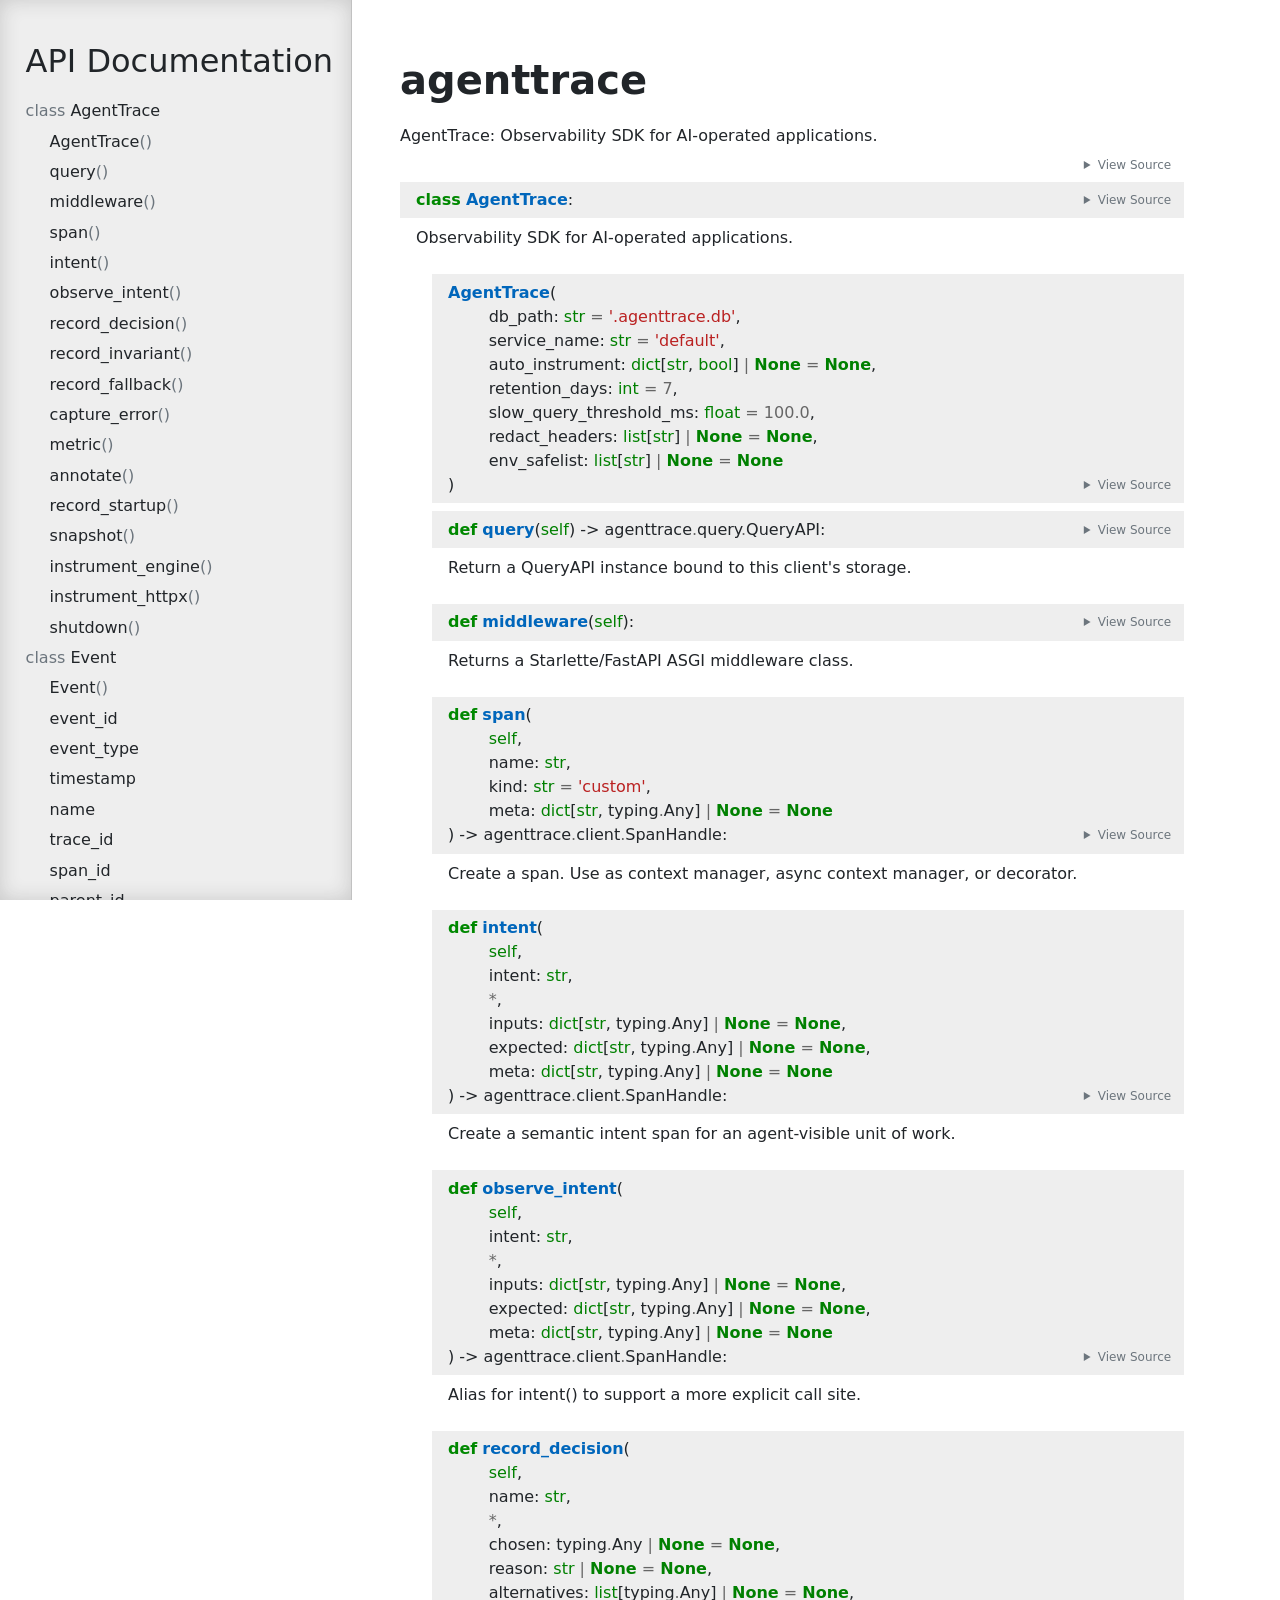
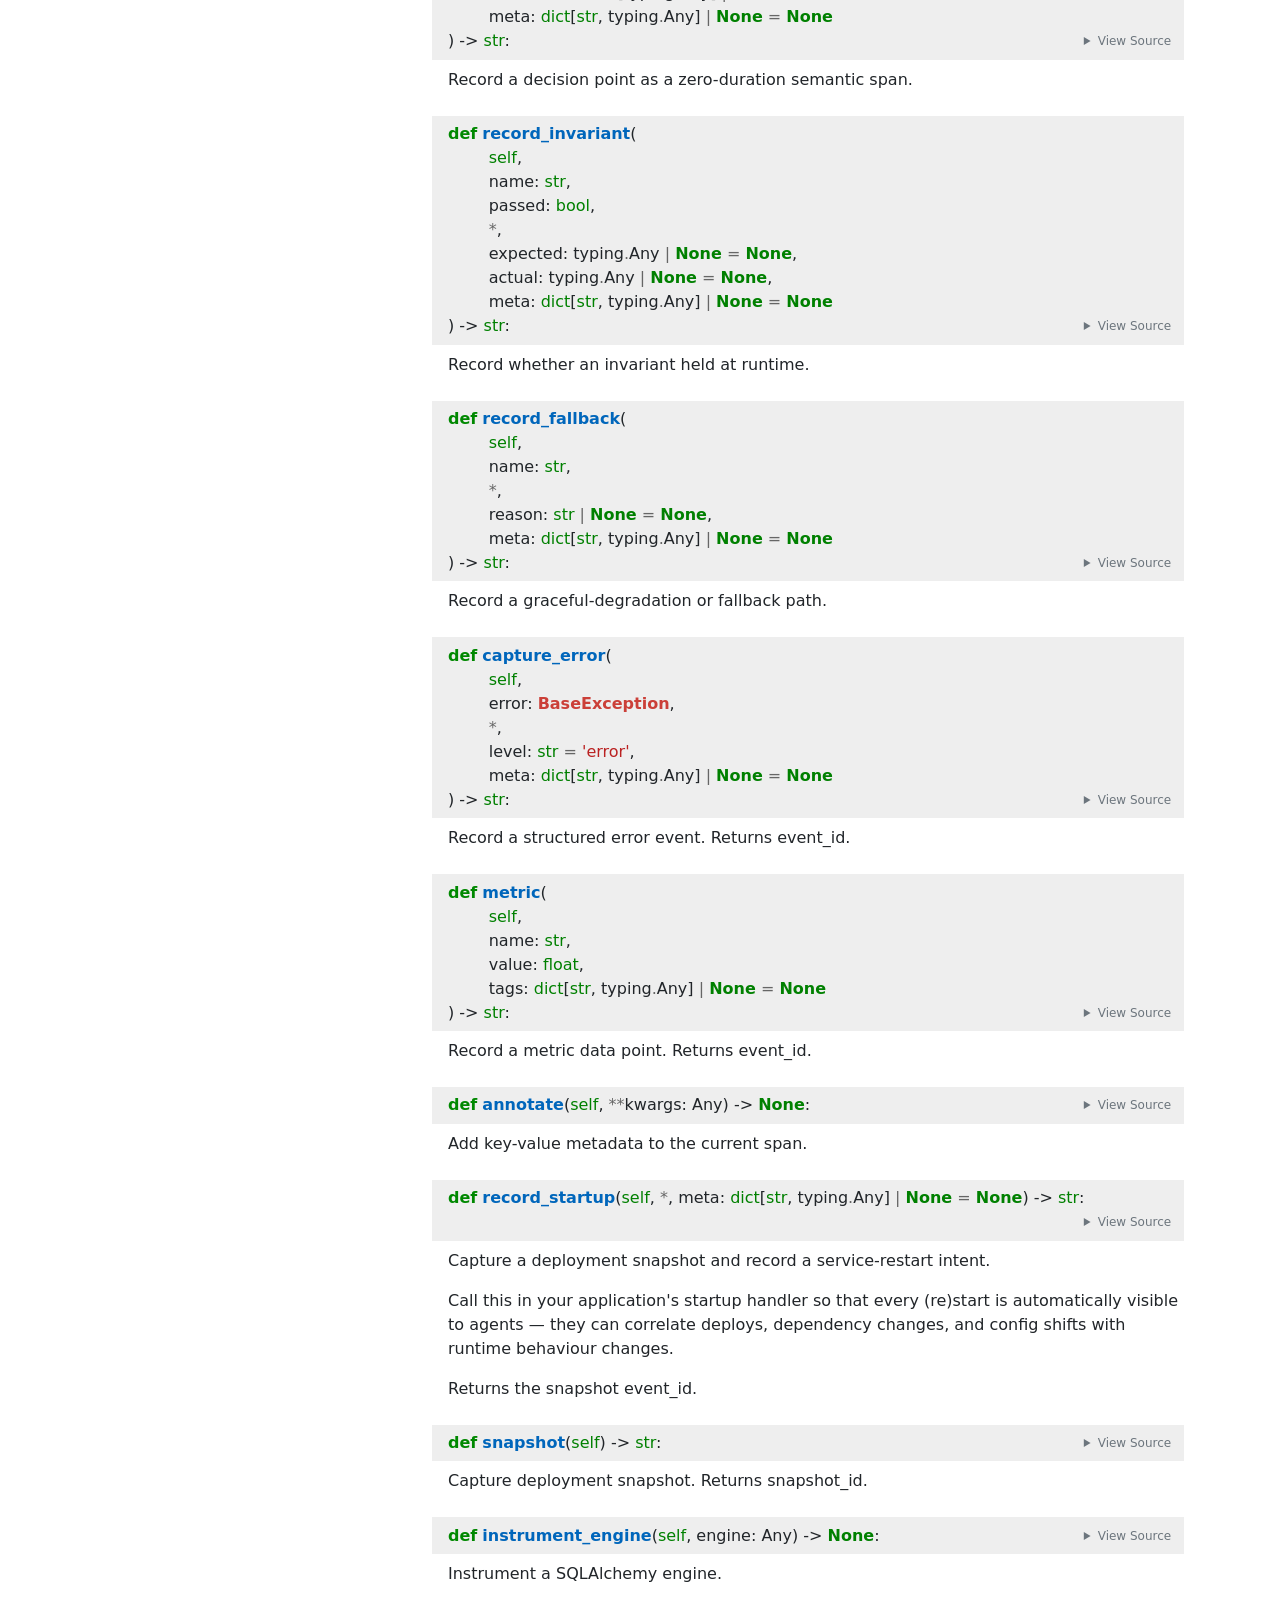
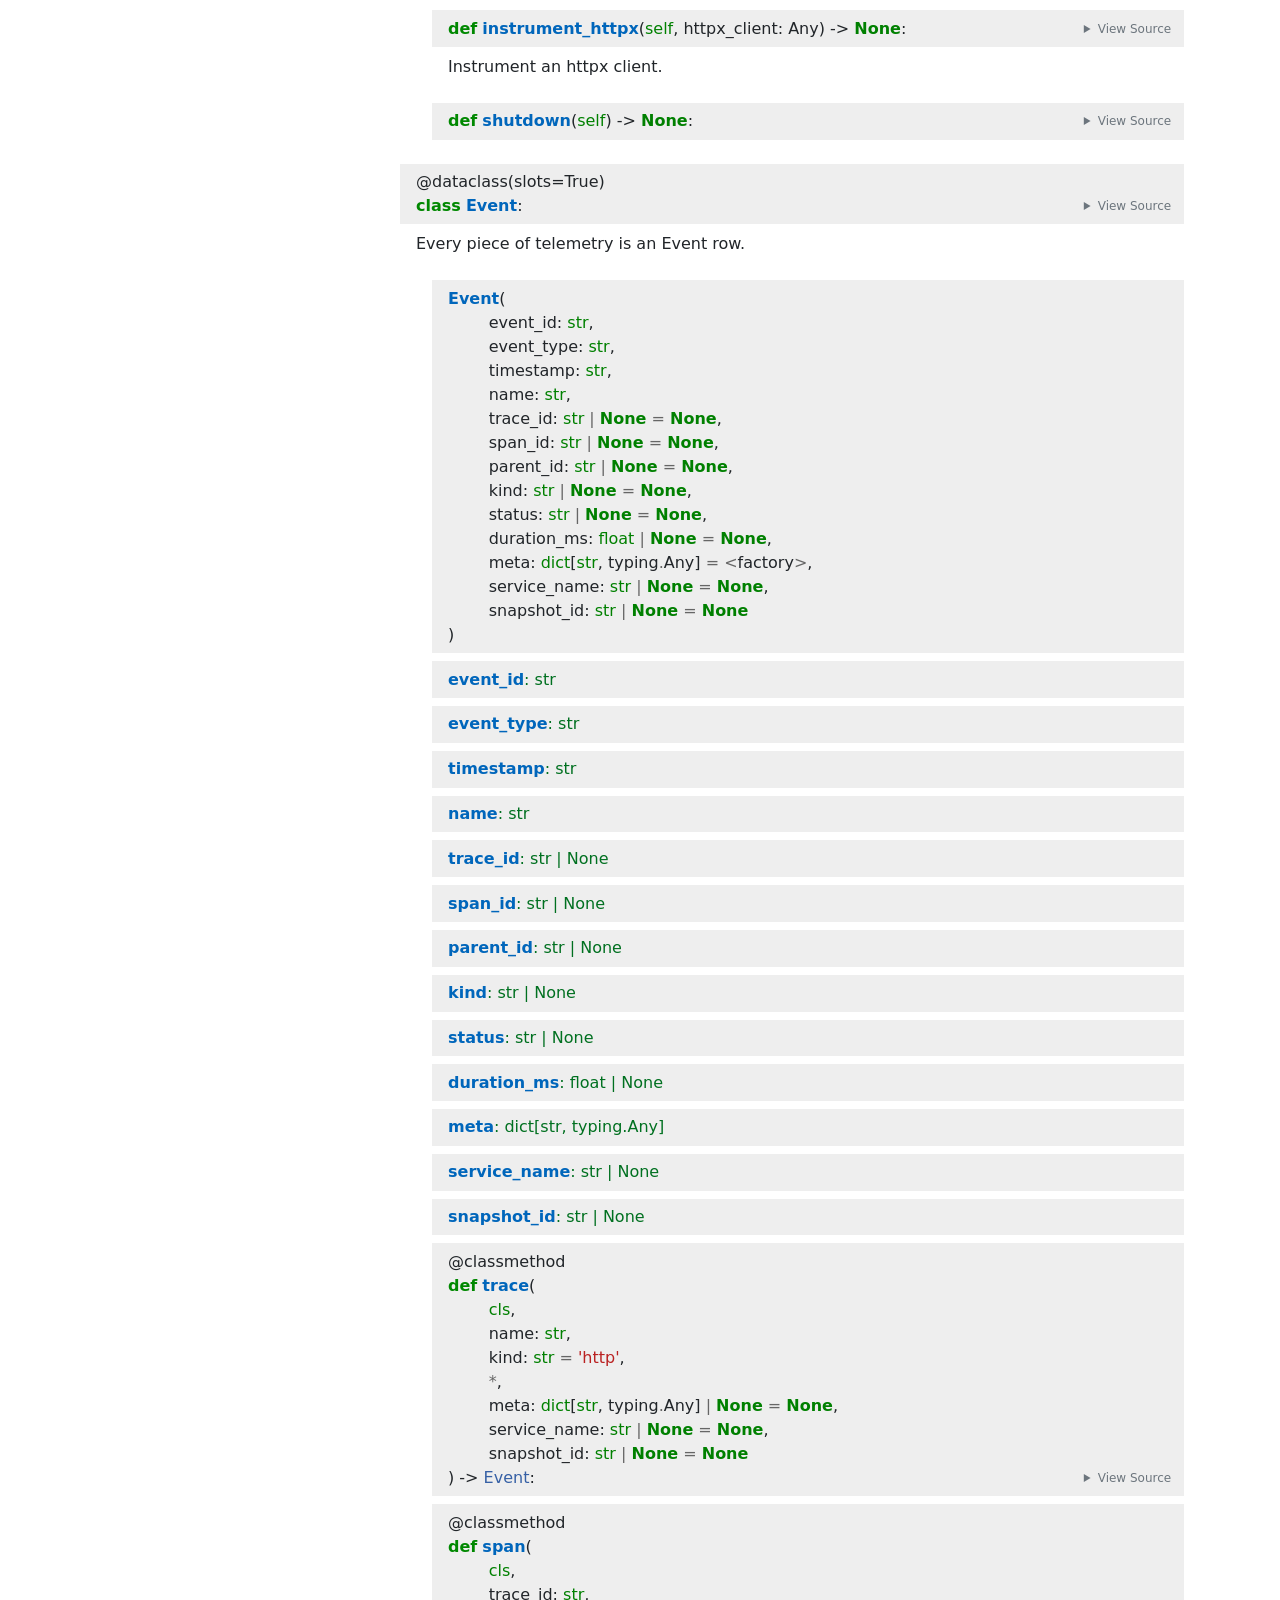
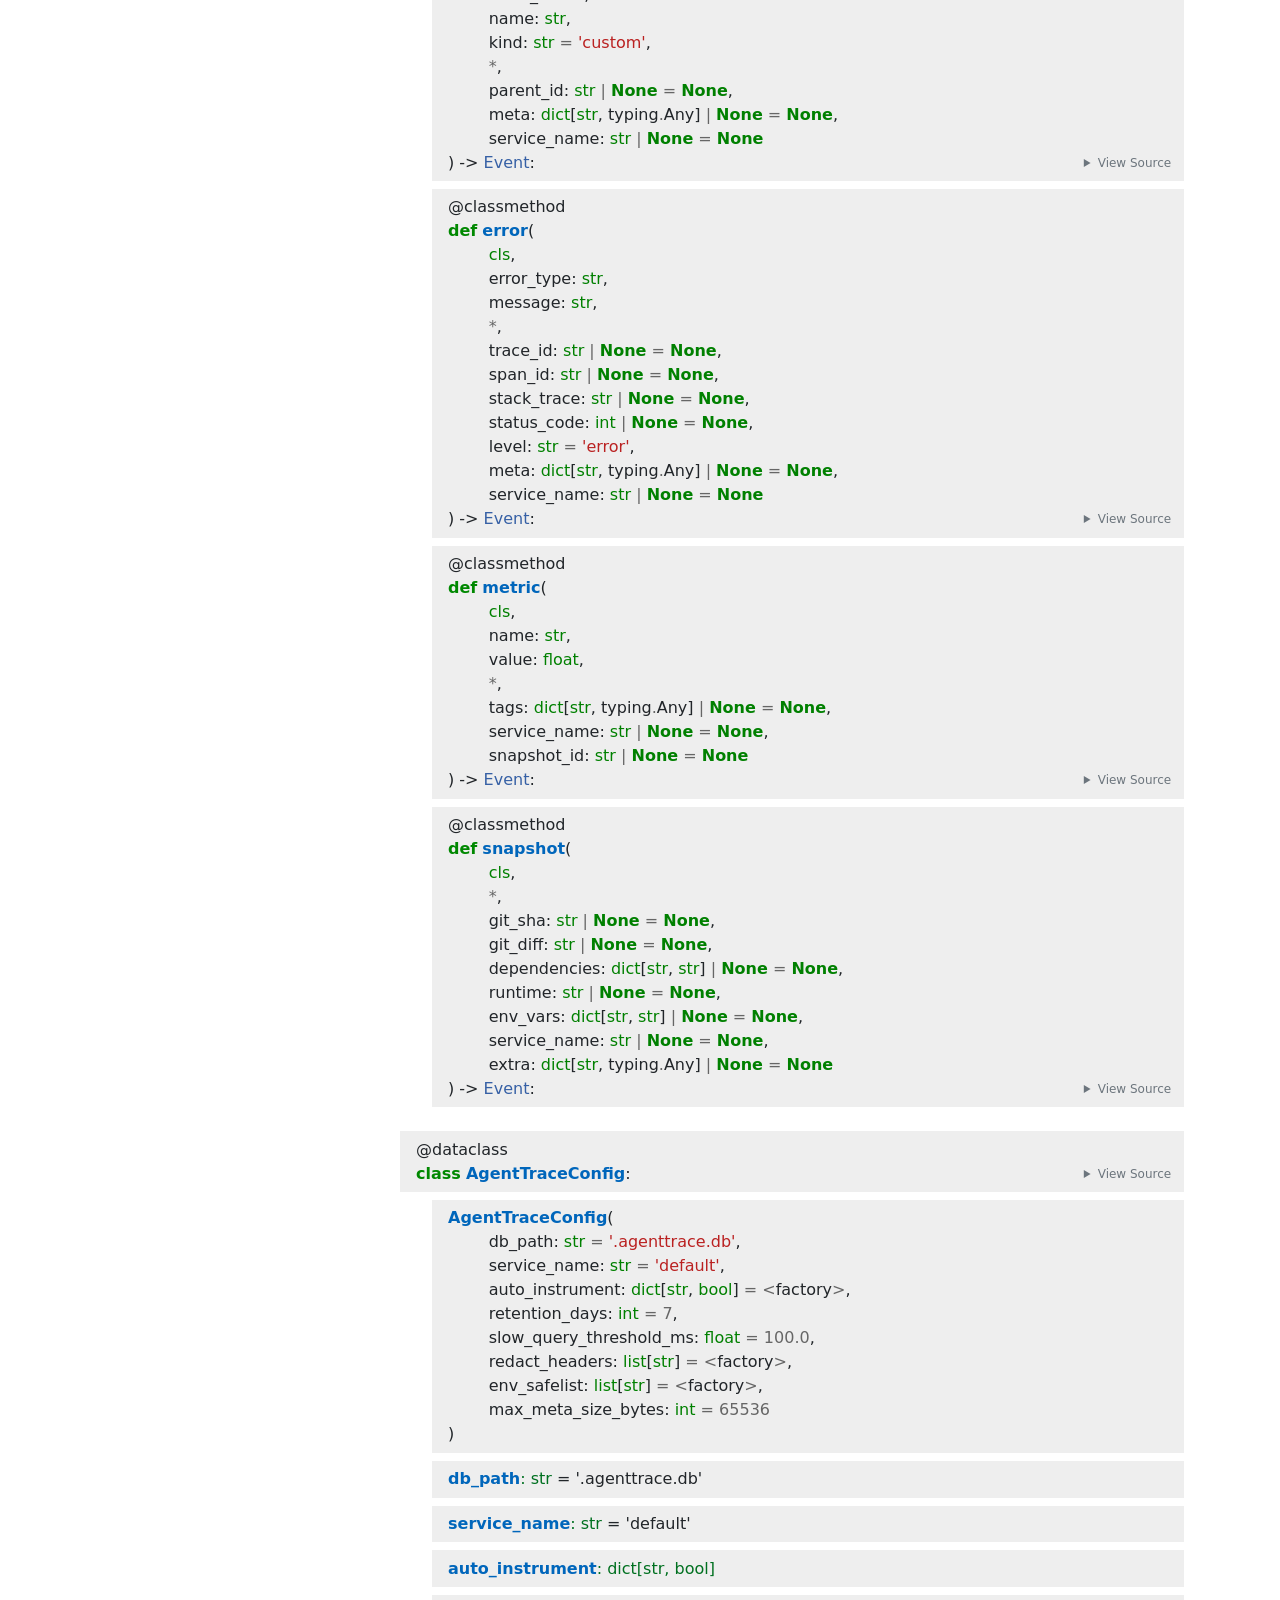
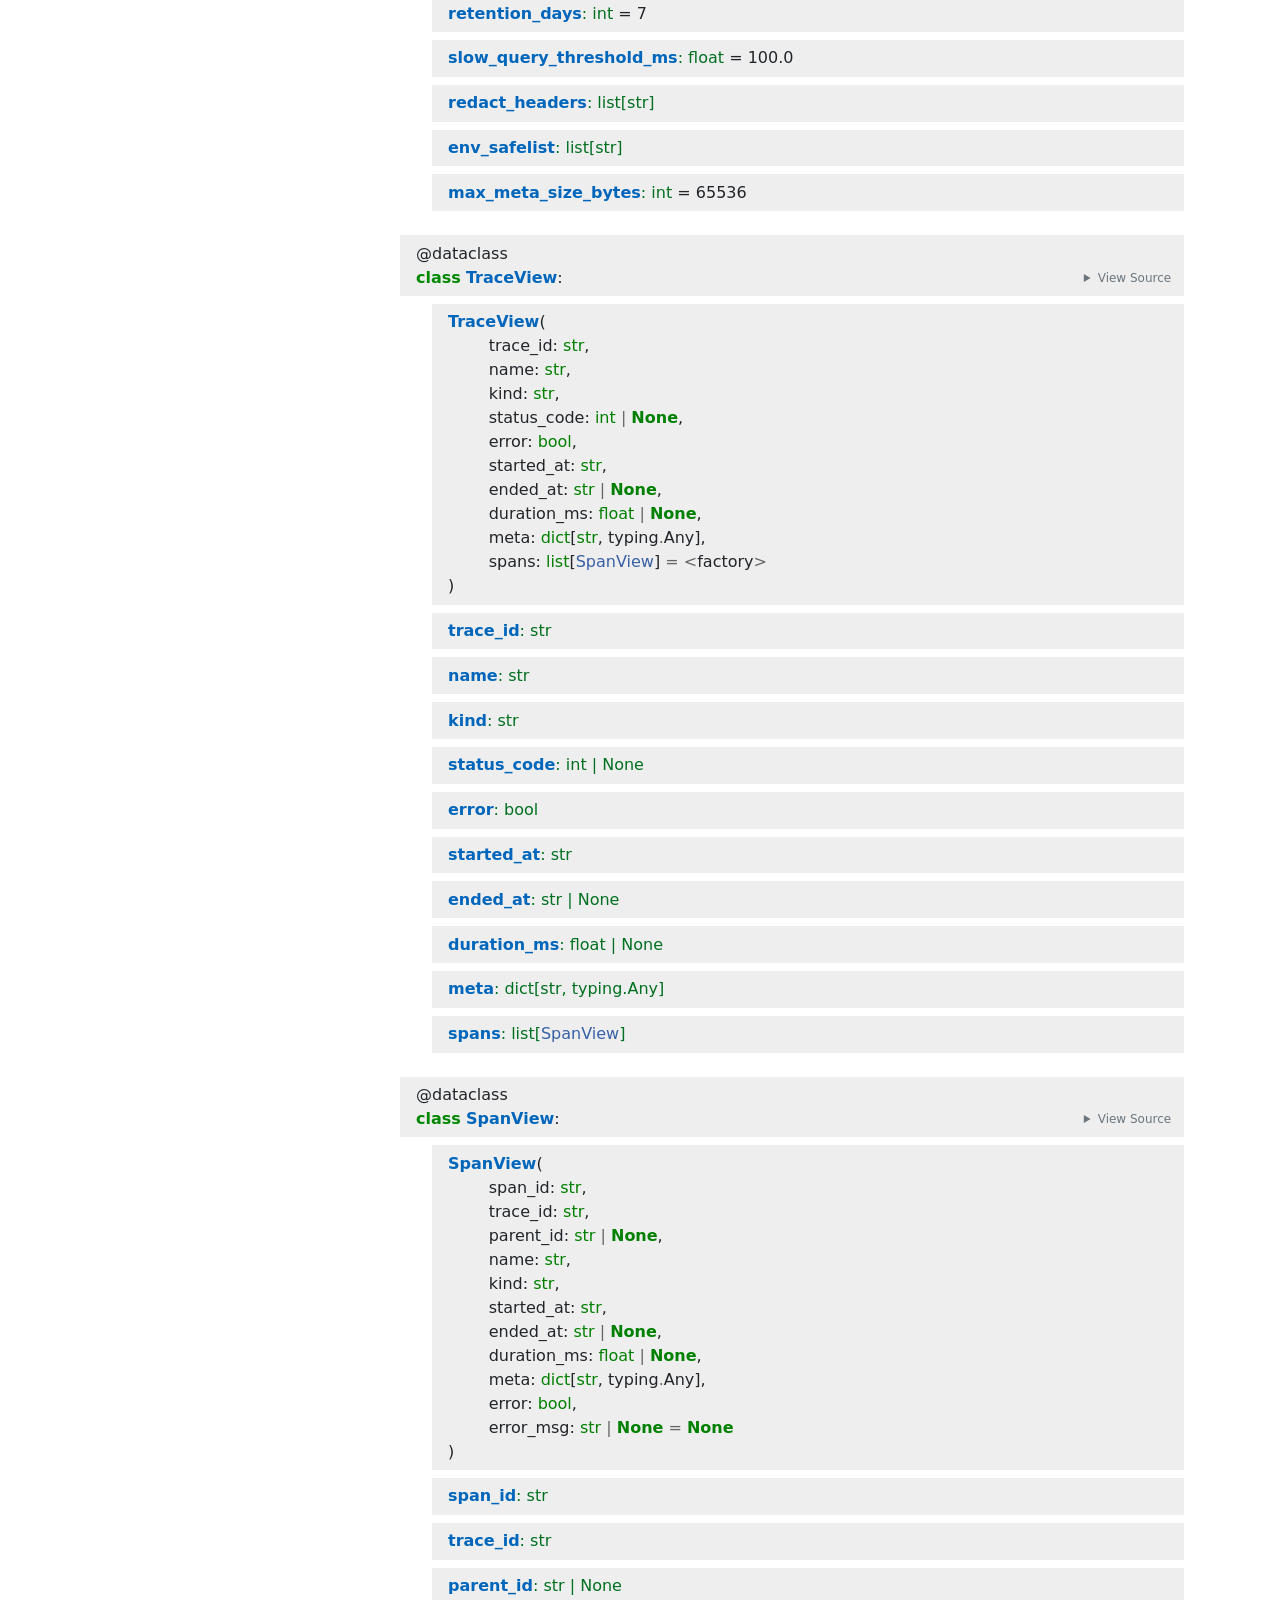
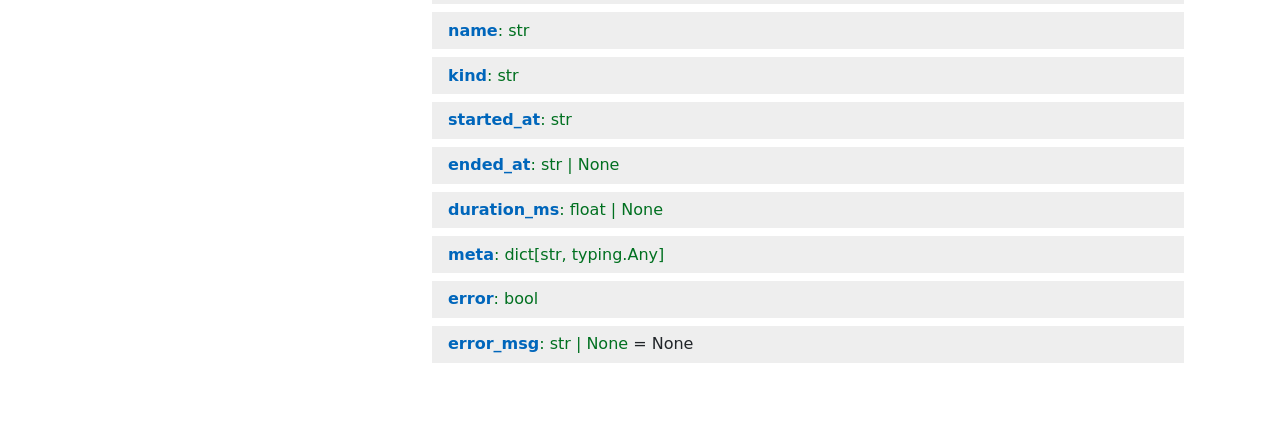
<file: docs/agenttrace.html>
<!doctype html>
<html lang="en">
<head>
    <meta charset="utf-8">
    <meta name="viewport" content="width=device-width, initial-scale=1">
    <meta name="generator" content="pdoc 16.0.0"/>
    <title>agenttrace API documentation</title>

    <style>/*! * Bootstrap Reboot v5.0.0 (https://getbootstrap.com/) * Copyright 2011-2021 The Bootstrap Authors * Copyright 2011-2021 Twitter, Inc. * Licensed under MIT (https://github.com/twbs/bootstrap/blob/main/LICENSE) * Forked from Normalize.css, licensed MIT (https://github.com/necolas/normalize.css/blob/master/LICENSE.md) */*,::after,::before{box-sizing:border-box}@media (prefers-reduced-motion:no-preference){:root{scroll-behavior:smooth}}body{margin:0;font-family:system-ui,-apple-system,"Segoe UI",Roboto,"Helvetica Neue",Arial,"Noto Sans","Liberation Sans",sans-serif,"Apple Color Emoji","Segoe UI Emoji","Segoe UI Symbol","Noto Color Emoji";font-size:1rem;font-weight:400;line-height:1.5;color:#212529;background-color:#fff;-webkit-text-size-adjust:100%;-webkit-tap-highlight-color:transparent}hr{margin:1rem 0;color:inherit;background-color:currentColor;border:0;opacity:.25}hr:not([size]){height:1px}h1,h2,h3,h4,h5,h6{margin-top:0;margin-bottom:.5rem;font-weight:500;line-height:1.2}h1{font-size:calc(1.375rem + 1.5vw)}@media (min-width:1200px){h1{font-size:2.5rem}}h2{font-size:calc(1.325rem + .9vw)}@media (min-width:1200px){h2{font-size:2rem}}h3{font-size:calc(1.3rem + .6vw)}@media (min-width:1200px){h3{font-size:1.75rem}}h4{font-size:calc(1.275rem + .3vw)}@media (min-width:1200px){h4{font-size:1.5rem}}h5{font-size:1.25rem}h6{font-size:1rem}p{margin-top:0;margin-bottom:1rem}abbr[data-bs-original-title],abbr[title]{-webkit-text-decoration:underline dotted;text-decoration:underline dotted;cursor:help;-webkit-text-decoration-skip-ink:none;text-decoration-skip-ink:none}address{margin-bottom:1rem;font-style:normal;line-height:inherit}ol,ul{padding-left:2rem}dl,ol,ul{margin-top:0;margin-bottom:1rem}ol ol,ol ul,ul ol,ul ul{margin-bottom:0}dt{font-weight:700}dd{margin-bottom:.5rem;margin-left:0}blockquote{margin:0 0 1rem}b,strong{font-weight:bolder}small{font-size:.875em}mark{padding:.2em;background-color:#fcf8e3}sub,sup{position:relative;font-size:.75em;line-height:0;vertical-align:baseline}sub{bottom:-.25em}sup{top:-.5em}a{color:#0d6efd;text-decoration:underline}a:hover{color:#0a58ca}a:not([href]):not([class]),a:not([href]):not([class]):hover{color:inherit;text-decoration:none}code,kbd,pre,samp{font-family:SFMono-Regular,Menlo,Monaco,Consolas,"Liberation Mono","Courier New",monospace;font-size:1em;direction:ltr;unicode-bidi:bidi-override}pre{display:block;margin-top:0;margin-bottom:1rem;overflow:auto;font-size:.875em}pre code{font-size:inherit;color:inherit;word-break:normal}code{font-size:.875em;color:#d63384;word-wrap:break-word}a>code{color:inherit}kbd{padding:.2rem .4rem;font-size:.875em;color:#fff;background-color:#212529;border-radius:.2rem}kbd kbd{padding:0;font-size:1em;font-weight:700}figure{margin:0 0 1rem}img,svg{vertical-align:middle}table{caption-side:bottom;border-collapse:collapse}caption{padding-top:.5rem;padding-bottom:.5rem;color:#6c757d;text-align:left}th{text-align:inherit;text-align:-webkit-match-parent}tbody,td,tfoot,th,thead,tr{border-color:inherit;border-style:solid;border-width:0}label{display:inline-block}button{border-radius:0}button:focus:not(:focus-visible){outline:0}button,input,optgroup,select,textarea{margin:0;font-family:inherit;font-size:inherit;line-height:inherit}button,select{text-transform:none}[role=button]{cursor:pointer}select{word-wrap:normal}select:disabled{opacity:1}[list]::-webkit-calendar-picker-indicator{display:none}[type=button],[type=reset],[type=submit],button{-webkit-appearance:button}[type=button]:not(:disabled),[type=reset]:not(:disabled),[type=submit]:not(:disabled),button:not(:disabled){cursor:pointer}::-moz-focus-inner{padding:0;border-style:none}textarea{resize:vertical}fieldset{min-width:0;padding:0;margin:0;border:0}legend{float:left;width:100%;padding:0;margin-bottom:.5rem;font-size:calc(1.275rem + .3vw);line-height:inherit}@media (min-width:1200px){legend{font-size:1.5rem}}legend+*{clear:left}::-webkit-datetime-edit-day-field,::-webkit-datetime-edit-fields-wrapper,::-webkit-datetime-edit-hour-field,::-webkit-datetime-edit-minute,::-webkit-datetime-edit-month-field,::-webkit-datetime-edit-text,::-webkit-datetime-edit-year-field{padding:0}::-webkit-inner-spin-button{height:auto}[type=search]{outline-offset:-2px;-webkit-appearance:textfield}::-webkit-search-decoration{-webkit-appearance:none}::-webkit-color-swatch-wrapper{padding:0}::file-selector-button{font:inherit}::-webkit-file-upload-button{font:inherit;-webkit-appearance:button}output{display:inline-block}iframe{border:0}summary{display:list-item;cursor:pointer}progress{vertical-align:baseline}[hidden]{display:none!important}</style>
    <style>/*! syntax-highlighting.css */pre{line-height:125%;}span.linenos{color:inherit; background-color:transparent; padding-left:5px; padding-right:20px;}.pdoc-code .hll{background-color:#ffffcc}.pdoc-code{background:#f8f8f8;}.pdoc-code .c{color:#3D7B7B; font-style:italic}.pdoc-code .err{border:1px solid #FF0000}.pdoc-code .k{color:#008000; font-weight:bold}.pdoc-code .o{color:#666666}.pdoc-code .ch{color:#3D7B7B; font-style:italic}.pdoc-code .cm{color:#3D7B7B; font-style:italic}.pdoc-code .cp{color:#9C6500}.pdoc-code .cpf{color:#3D7B7B; font-style:italic}.pdoc-code .c1{color:#3D7B7B; font-style:italic}.pdoc-code .cs{color:#3D7B7B; font-style:italic}.pdoc-code .gd{color:#A00000}.pdoc-code .ge{font-style:italic}.pdoc-code .gr{color:#E40000}.pdoc-code .gh{color:#000080; font-weight:bold}.pdoc-code .gi{color:#008400}.pdoc-code .go{color:#717171}.pdoc-code .gp{color:#000080; font-weight:bold}.pdoc-code .gs{font-weight:bold}.pdoc-code .gu{color:#800080; font-weight:bold}.pdoc-code .gt{color:#0044DD}.pdoc-code .kc{color:#008000; font-weight:bold}.pdoc-code .kd{color:#008000; font-weight:bold}.pdoc-code .kn{color:#008000; font-weight:bold}.pdoc-code .kp{color:#008000}.pdoc-code .kr{color:#008000; font-weight:bold}.pdoc-code .kt{color:#B00040}.pdoc-code .m{color:#666666}.pdoc-code .s{color:#BA2121}.pdoc-code .na{color:#687822}.pdoc-code .nb{color:#008000}.pdoc-code .nc{color:#0000FF; font-weight:bold}.pdoc-code .no{color:#880000}.pdoc-code .nd{color:#AA22FF}.pdoc-code .ni{color:#717171; font-weight:bold}.pdoc-code .ne{color:#CB3F38; font-weight:bold}.pdoc-code .nf{color:#0000FF}.pdoc-code .nl{color:#767600}.pdoc-code .nn{color:#0000FF; font-weight:bold}.pdoc-code .nt{color:#008000; font-weight:bold}.pdoc-code .nv{color:#19177C}.pdoc-code .ow{color:#AA22FF; font-weight:bold}.pdoc-code .w{color:#bbbbbb}.pdoc-code .mb{color:#666666}.pdoc-code .mf{color:#666666}.pdoc-code .mh{color:#666666}.pdoc-code .mi{color:#666666}.pdoc-code .mo{color:#666666}.pdoc-code .sa{color:#BA2121}.pdoc-code .sb{color:#BA2121}.pdoc-code .sc{color:#BA2121}.pdoc-code .dl{color:#BA2121}.pdoc-code .sd{color:#BA2121; font-style:italic}.pdoc-code .s2{color:#BA2121}.pdoc-code .se{color:#AA5D1F; font-weight:bold}.pdoc-code .sh{color:#BA2121}.pdoc-code .si{color:#A45A77; font-weight:bold}.pdoc-code .sx{color:#008000}.pdoc-code .sr{color:#A45A77}.pdoc-code .s1{color:#BA2121}.pdoc-code .ss{color:#19177C}.pdoc-code .bp{color:#008000}.pdoc-code .fm{color:#0000FF}.pdoc-code .vc{color:#19177C}.pdoc-code .vg{color:#19177C}.pdoc-code .vi{color:#19177C}.pdoc-code .vm{color:#19177C}.pdoc-code .il{color:#666666}</style>
    <style>/*! theme.css */:root{--pdoc-background:#fff;}.pdoc{--text:#212529;--muted:#6c757d;--link:#3660a5;--link-hover:#1659c5;--code:#f8f8f8;--active:#fff598;--accent:#eee;--accent2:#c1c1c1;--nav-hover:rgba(255, 255, 255, 0.5);--name:#0066BB;--def:#008800;--annotation:#007020;}</style>
    <style>/*! layout.css */html, body{width:100%;height:100%;}html, main{scroll-behavior:smooth;}body{background-color:var(--pdoc-background);}@media (max-width:769px){#navtoggle{cursor:pointer;position:absolute;width:50px;height:40px;top:1rem;right:1rem;border-color:var(--text);color:var(--text);display:flex;opacity:0.8;z-index:999;}#navtoggle:hover{opacity:1;}#togglestate + div{display:none;}#togglestate:checked + div{display:inherit;}main, header{padding:2rem 3vw;}header + main{margin-top:-3rem;}.git-button{display:none !important;}nav input[type="search"]{max-width:77%;}nav input[type="search"]:first-child{margin-top:-6px;}nav input[type="search"]:valid ~ *{display:none !important;}}@media (min-width:770px){:root{--sidebar-width:clamp(12.5rem, 28vw, 22rem);}nav{position:fixed;overflow:auto;height:100vh;width:var(--sidebar-width);}main, header{padding:3rem 2rem 3rem calc(var(--sidebar-width) + 3rem);width:calc(54rem + var(--sidebar-width));max-width:100%;}header + main{margin-top:-4rem;}#navtoggle{display:none;}}#togglestate{position:absolute;height:0;opacity:0;}nav.pdoc{--pad:clamp(0.5rem, 2vw, 1.75rem);--indent:1.5rem;background-color:var(--accent);border-right:1px solid var(--accent2);box-shadow:0 0 20px rgba(50, 50, 50, .2) inset;padding:0 0 0 var(--pad);overflow-wrap:anywhere;scrollbar-width:thin; scrollbar-color:var(--accent2) transparent; z-index:1}nav.pdoc::-webkit-scrollbar{width:.4rem; }nav.pdoc::-webkit-scrollbar-thumb{background-color:var(--accent2); }nav.pdoc > div{padding:var(--pad) 0;}nav.pdoc .module-list-button{display:inline-flex;align-items:center;color:var(--text);border-color:var(--muted);margin-bottom:1rem;}nav.pdoc .module-list-button:hover{border-color:var(--text);}nav.pdoc input[type=search]{display:block;outline-offset:0;width:calc(100% - var(--pad));}nav.pdoc .logo{max-width:calc(100% - var(--pad));max-height:35vh;display:block;margin:0 auto 1rem;transform:translate(calc(-.5 * var(--pad)), 0);}nav.pdoc ul{list-style:none;padding-left:0;}nav.pdoc > div > ul{margin-left:calc(0px - var(--pad));}nav.pdoc li a{padding:.2rem 0 .2rem calc(var(--pad) + var(--indent));}nav.pdoc > div > ul > li > a{padding-left:var(--pad);}nav.pdoc li{transition:all 100ms;}nav.pdoc li:hover{background-color:var(--nav-hover);}nav.pdoc a, nav.pdoc a:hover{color:var(--text);}nav.pdoc a{display:block;}nav.pdoc > h2:first-of-type{margin-top:1.5rem;}nav.pdoc .class:before{content:"class ";color:var(--muted);}nav.pdoc .function:after{content:"()";color:var(--muted);}nav.pdoc footer:before{content:"";display:block;width:calc(100% - var(--pad));border-top:solid var(--accent2) 1px;margin-top:1.5rem;padding-top:.5rem;}nav.pdoc footer{font-size:small;}</style>
    <style>/*! content.css */.pdoc{color:var(--text);box-sizing:border-box;line-height:1.5;background:none;}.pdoc .pdoc-button{cursor:pointer;display:inline-block;border:solid black 1px;border-radius:2px;font-size:.75rem;padding:calc(0.5em - 1px) 1em;transition:100ms all;}.pdoc .alert{padding:1rem 1rem 1rem calc(1.5rem + 24px);border:1px solid transparent;border-radius:.25rem;background-repeat:no-repeat;background-position:.75rem center;margin-bottom:1rem;}.pdoc .alert > em{display:none;}.pdoc .alert > *:last-child{margin-bottom:0;}.pdoc .alert.note{color:#084298;background-color:#cfe2ff;border-color:#b6d4fe;background-image:url("data:image/svg+xml,%3Csvg%20xmlns%3D%22http%3A//www.w3.org/2000/svg%22%20width%3D%2224%22%20height%3D%2224%22%20fill%3D%22%23084298%22%20viewBox%3D%220%200%2016%2016%22%3E%3Cpath%20d%3D%22M8%2016A8%208%200%201%200%208%200a8%208%200%200%200%200%2016zm.93-9.412-1%204.705c-.07.34.029.533.304.533.194%200%20.487-.07.686-.246l-.088.416c-.287.346-.92.598-1.465.598-.703%200-1.002-.422-.808-1.319l.738-3.468c.064-.293.006-.399-.287-.47l-.451-.081.082-.381%202.29-.287zM8%205.5a1%201%200%201%201%200-2%201%201%200%200%201%200%202z%22/%3E%3C/svg%3E");}.pdoc .alert.tip{color:#0a3622;background-color:#d1e7dd;border-color:#a3cfbb;background-image:url("data:image/svg+xml,%3Csvg%20xmlns%3D%22http%3A//www.w3.org/2000/svg%22%20width%3D%2224%22%20height%3D%2224%22%20fill%3D%22%230a3622%22%20viewBox%3D%220%200%2016%2016%22%3E%3Cpath%20d%3D%22M2%206a6%206%200%201%201%2010.174%204.31c-.203.196-.359.4-.453.619l-.762%201.769A.5.5%200%200%201%2010.5%2013a.5.5%200%200%201%200%201%20.5.5%200%200%201%200%201l-.224.447a1%201%200%200%201-.894.553H6.618a1%201%200%200%201-.894-.553L5.5%2015a.5.5%200%200%201%200-1%20.5.5%200%200%201%200-1%20.5.5%200%200%201-.46-.302l-.761-1.77a2%202%200%200%200-.453-.618A5.98%205.98%200%200%201%202%206m6-5a5%205%200%200%200-3.479%208.592c.263.254.514.564.676.941L5.83%2012h4.342l.632-1.467c.162-.377.413-.687.676-.941A5%205%200%200%200%208%201%22/%3E%3C/svg%3E");}.pdoc .alert.important{color:#055160;background-color:#cff4fc;border-color:#9eeaf9;background-image:url("data:image/svg+xml,%3Csvg%20xmlns%3D%22http%3A//www.w3.org/2000/svg%22%20width%3D%2224%22%20height%3D%2224%22%20fill%3D%22%23055160%22%20viewBox%3D%220%200%2016%2016%22%3E%3Cpath%20d%3D%22M2%200a2%202%200%200%200-2%202v12a2%202%200%200%200%202%202h12a2%202%200%200%200%202-2V2a2%202%200%200%200-2-2zm6%204c.535%200%20.954.462.9.995l-.35%203.507a.552.552%200%200%201-1.1%200L7.1%204.995A.905.905%200%200%201%208%204m.002%206a1%201%200%201%201%200%202%201%201%200%200%201%200-2%22/%3E%3C/svg%3E");}.pdoc .alert.warning{color:#664d03;background-color:#fff3cd;border-color:#ffecb5;background-image:url("data:image/svg+xml,%3Csvg%20xmlns%3D%22http%3A//www.w3.org/2000/svg%22%20width%3D%2224%22%20height%3D%2224%22%20fill%3D%22%23664d03%22%20viewBox%3D%220%200%2016%2016%22%3E%3Cpath%20d%3D%22M8.982%201.566a1.13%201.13%200%200%200-1.96%200L.165%2013.233c-.457.778.091%201.767.98%201.767h13.713c.889%200%201.438-.99.98-1.767L8.982%201.566zM8%205c.535%200%20.954.462.9.995l-.35%203.507a.552.552%200%200%201-1.1%200L7.1%205.995A.905.905%200%200%201%208%205zm.002%206a1%201%200%201%201%200%202%201%201%200%200%201%200-2z%22/%3E%3C/svg%3E");}.pdoc .alert.caution{color:#842029;background-color:#f8d7da;border-color:#f5c2c7;background-image:url("data:image/svg+xml,%3Csvg%20xmlns%3D%22http%3A//www.w3.org/2000/svg%22%20width%3D%2224%22%20height%3D%2224%22%20fill%3D%22%23842029%22%20viewBox%3D%220%200%2016%2016%22%3E%3Cpath%20d%3D%22M11.46.146A.5.5%200%200%200%2011.107%200H4.893a.5.5%200%200%200-.353.146L.146%204.54A.5.5%200%200%200%200%204.893v6.214a.5.5%200%200%200%20.146.353l4.394%204.394a.5.5%200%200%200%20.353.146h6.214a.5.5%200%200%200%20.353-.146l4.394-4.394a.5.5%200%200%200%20.146-.353V4.893a.5.5%200%200%200-.146-.353zM8%204c.535%200%20.954.462.9.995l-.35%203.507a.552.552%200%200%201-1.1%200L7.1%204.995A.905.905%200%200%201%208%204m.002%206a1%201%200%201%201%200%202%201%201%200%200%201%200-2%22/%3E%3C/svg%3E");}.pdoc .alert.danger{color:#842029;background-color:#f8d7da;border-color:#f5c2c7;background-image:url("data:image/svg+xml,%3Csvg%20xmlns%3D%22http%3A//www.w3.org/2000/svg%22%20width%3D%2224%22%20height%3D%2224%22%20fill%3D%22%23842029%22%20viewBox%3D%220%200%2016%2016%22%3E%3Cpath%20d%3D%22M5.52.359A.5.5%200%200%201%206%200h4a.5.5%200%200%201%20.474.658L8.694%206H12.5a.5.5%200%200%201%20.395.807l-7%209a.5.5%200%200%201-.873-.454L6.823%209.5H3.5a.5.5%200%200%201-.48-.641l2.5-8.5z%22/%3E%3C/svg%3E");}.pdoc .visually-hidden{position:absolute !important;width:1px !important;height:1px !important;padding:0 !important;margin:-1px !important;overflow:hidden !important;clip:rect(0, 0, 0, 0) !important;white-space:nowrap !important;border:0 !important;}.pdoc h1, .pdoc h2, .pdoc h3{font-weight:300;margin:.3em 0;padding:.2em 0;}.pdoc > section:not(.module-info) h1{font-size:1.5rem;font-weight:500;}.pdoc > section:not(.module-info) h2{font-size:1.4rem;font-weight:500;}.pdoc > section:not(.module-info) h3{font-size:1.3rem;font-weight:500;}.pdoc > section:not(.module-info) h4{font-size:1.2rem;}.pdoc > section:not(.module-info) h5{font-size:1.1rem;}.pdoc a{text-decoration:none;color:var(--link);}.pdoc a:hover{color:var(--link-hover);}.pdoc blockquote{margin-left:2rem;}.pdoc pre{border-top:1px solid var(--accent2);border-bottom:1px solid var(--accent2);margin-top:0;margin-bottom:1em;padding:.5rem 0 .5rem .5rem;overflow-x:auto;background-color:var(--code);}.pdoc code{color:var(--text);padding:.2em .4em;margin:0;font-size:85%;background-color:var(--accent);border-radius:6px;}.pdoc a > code{color:inherit;}.pdoc pre > code{display:inline-block;font-size:inherit;background:none;border:none;padding:0;}.pdoc > section:not(.module-info){margin-bottom:1.5rem;}.pdoc .modulename{margin-top:0;font-weight:bold;}.pdoc .modulename a{color:var(--link);transition:100ms all;}.pdoc .git-button{float:right;border:solid var(--link) 1px;}.pdoc .git-button:hover{background-color:var(--link);color:var(--pdoc-background);}.view-source-toggle-state,.view-source-toggle-state ~ .pdoc-code{display:none;}.view-source-toggle-state:checked ~ .pdoc-code{display:block;}.view-source-button{display:inline-block;float:right;font-size:.75rem;line-height:1.5rem;color:var(--muted);padding:0 .4rem 0 1.3rem;cursor:pointer;text-indent:-2px;}.view-source-button > span{visibility:hidden;}.module-info .view-source-button{float:none;display:flex;justify-content:flex-end;margin:-1.2rem .4rem -.2rem 0;}.view-source-button::before{position:absolute;content:"View Source";display:list-item;list-style-type:disclosure-closed;}.view-source-toggle-state:checked ~ .attr .view-source-button::before,.view-source-toggle-state:checked ~ .view-source-button::before{list-style-type:disclosure-open;}.pdoc .docstring{margin-bottom:1.5rem;}.pdoc section:not(.module-info) .docstring{margin-left:clamp(0rem, 5vw - 2rem, 1rem);}.pdoc .docstring .pdoc-code{margin-left:1em;margin-right:1em;}.pdoc h1:target,.pdoc h2:target,.pdoc h3:target,.pdoc h4:target,.pdoc h5:target,.pdoc h6:target,.pdoc .pdoc-code > pre > span:target{background-color:var(--active);box-shadow:-1rem 0 0 0 var(--active);}.pdoc .pdoc-code > pre > span:target{display:block;}.pdoc div:target > .attr,.pdoc section:target > .attr,.pdoc dd:target > a{background-color:var(--active);}.pdoc *{scroll-margin:2rem;}.pdoc .pdoc-code .linenos{user-select:none;}.pdoc .attr:hover{filter:contrast(0.95);}.pdoc section, .pdoc .classattr{position:relative;}.pdoc .headerlink{--width:clamp(1rem, 3vw, 2rem);position:absolute;top:0;left:calc(0rem - var(--width));transition:all 100ms ease-in-out;opacity:0;}.pdoc .headerlink::before{content:"#";display:block;text-align:center;width:var(--width);height:2.3rem;line-height:2.3rem;font-size:1.5rem;}.pdoc .attr:hover ~ .headerlink,.pdoc *:target > .headerlink,.pdoc .headerlink:hover{opacity:1;}.pdoc .attr{display:block;margin:.5rem 0 .5rem;padding:.4rem .4rem .4rem 1rem;background-color:var(--accent);overflow-x:auto;}.pdoc .classattr{margin-left:2rem;}.pdoc .decorator-deprecated{color:#842029;}.pdoc .decorator-deprecated ~ span{filter:grayscale(1) opacity(0.8);}.pdoc .name{color:var(--name);font-weight:bold;}.pdoc .def{color:var(--def);font-weight:bold;}.pdoc .signature{background-color:transparent;}.pdoc .param, .pdoc .return-annotation{white-space:pre;}.pdoc .signature.multiline .param{display:block;}.pdoc .signature.condensed .param{display:inline-block;}.pdoc .annotation{color:var(--annotation);}.pdoc .view-value-toggle-state,.pdoc .view-value-toggle-state ~ .default_value{display:none;}.pdoc .view-value-toggle-state:checked ~ .default_value{display:inherit;}.pdoc .view-value-button{font-size:.5rem;vertical-align:middle;border-style:dashed;margin-top:-0.1rem;}.pdoc .view-value-button:hover{background:white;}.pdoc .view-value-button::before{content:"show";text-align:center;width:2.2em;display:inline-block;}.pdoc .view-value-toggle-state:checked ~ .view-value-button::before{content:"hide";}.pdoc .inherited{margin-left:2rem;}.pdoc .inherited dt{font-weight:700;}.pdoc .inherited dt, .pdoc .inherited dd{display:inline;margin-left:0;margin-bottom:.5rem;}.pdoc .inherited dd:not(:last-child):after{content:", ";}.pdoc .inherited .class:before{content:"class ";}.pdoc .inherited .function a:after{content:"()";}.pdoc .search-result .docstring{overflow:auto;max-height:25vh;}.pdoc .search-result.focused > .attr{background-color:var(--active);}.pdoc .attribution{margin-top:2rem;display:block;opacity:0.5;transition:all 200ms;filter:grayscale(100%);}.pdoc .attribution:hover{opacity:1;filter:grayscale(0%);}.pdoc .attribution img{margin-left:5px;height:27px;vertical-align:bottom;width:50px;transition:all 200ms;}.pdoc table{display:block;width:max-content;max-width:100%;overflow:auto;margin-bottom:1rem;}.pdoc table th{font-weight:600;}.pdoc table th, .pdoc table td{padding:6px 13px;border:1px solid var(--accent2);}</style>
    <style>/*! custom.css */</style></head>
<body>
    <nav class="pdoc">
        <label id="navtoggle" for="togglestate" class="pdoc-button"><svg xmlns='http://www.w3.org/2000/svg' viewBox='0 0 30 30'><path stroke-linecap='round' stroke="currentColor" stroke-miterlimit='10' stroke-width='2' d='M4 7h22M4 15h22M4 23h22'/></svg></label>
        <input id="togglestate" type="checkbox" aria-hidden="true" tabindex="-1">
        <div>




            <h2>API Documentation</h2>
                <ul class="memberlist">
            <li>
                    <a class="class" href="#AgentTrace">AgentTrace</a>
                            <ul class="memberlist">
                        <li>
                                <a class="function" href="#AgentTrace.__init__">AgentTrace</a>
                        </li>
                        <li>
                                <a class="function" href="#AgentTrace.query">query</a>
                        </li>
                        <li>
                                <a class="function" href="#AgentTrace.middleware">middleware</a>
                        </li>
                        <li>
                                <a class="function" href="#AgentTrace.span">span</a>
                        </li>
                        <li>
                                <a class="function" href="#AgentTrace.intent">intent</a>
                        </li>
                        <li>
                                <a class="function" href="#AgentTrace.observe_intent">observe_intent</a>
                        </li>
                        <li>
                                <a class="function" href="#AgentTrace.record_decision">record_decision</a>
                        </li>
                        <li>
                                <a class="function" href="#AgentTrace.record_invariant">record_invariant</a>
                        </li>
                        <li>
                                <a class="function" href="#AgentTrace.record_fallback">record_fallback</a>
                        </li>
                        <li>
                                <a class="function" href="#AgentTrace.capture_error">capture_error</a>
                        </li>
                        <li>
                                <a class="function" href="#AgentTrace.metric">metric</a>
                        </li>
                        <li>
                                <a class="function" href="#AgentTrace.annotate">annotate</a>
                        </li>
                        <li>
                                <a class="function" href="#AgentTrace.record_startup">record_startup</a>
                        </li>
                        <li>
                                <a class="function" href="#AgentTrace.snapshot">snapshot</a>
                        </li>
                        <li>
                                <a class="function" href="#AgentTrace.instrument_engine">instrument_engine</a>
                        </li>
                        <li>
                                <a class="function" href="#AgentTrace.instrument_httpx">instrument_httpx</a>
                        </li>
                        <li>
                                <a class="function" href="#AgentTrace.shutdown">shutdown</a>
                        </li>
                </ul>

            </li>
            <li>
                    <a class="class" href="#Event">Event</a>
                            <ul class="memberlist">
                        <li>
                                <a class="function" href="#Event.__init__">Event</a>
                        </li>
                        <li>
                                <a class="variable" href="#Event.event_id">event_id</a>
                        </li>
                        <li>
                                <a class="variable" href="#Event.event_type">event_type</a>
                        </li>
                        <li>
                                <a class="variable" href="#Event.timestamp">timestamp</a>
                        </li>
                        <li>
                                <a class="variable" href="#Event.name">name</a>
                        </li>
                        <li>
                                <a class="variable" href="#Event.trace_id">trace_id</a>
                        </li>
                        <li>
                                <a class="variable" href="#Event.span_id">span_id</a>
                        </li>
                        <li>
                                <a class="variable" href="#Event.parent_id">parent_id</a>
                        </li>
                        <li>
                                <a class="variable" href="#Event.kind">kind</a>
                        </li>
                        <li>
                                <a class="variable" href="#Event.status">status</a>
                        </li>
                        <li>
                                <a class="variable" href="#Event.duration_ms">duration_ms</a>
                        </li>
                        <li>
                                <a class="variable" href="#Event.meta">meta</a>
                        </li>
                        <li>
                                <a class="variable" href="#Event.service_name">service_name</a>
                        </li>
                        <li>
                                <a class="variable" href="#Event.snapshot_id">snapshot_id</a>
                        </li>
                        <li>
                                <a class="function" href="#Event.trace">trace</a>
                        </li>
                        <li>
                                <a class="function" href="#Event.span">span</a>
                        </li>
                        <li>
                                <a class="function" href="#Event.error">error</a>
                        </li>
                        <li>
                                <a class="function" href="#Event.metric">metric</a>
                        </li>
                        <li>
                                <a class="function" href="#Event.snapshot">snapshot</a>
                        </li>
                </ul>

            </li>
            <li>
                    <a class="class" href="#AgentTraceConfig">AgentTraceConfig</a>
                            <ul class="memberlist">
                        <li>
                                <a class="function" href="#AgentTraceConfig.__init__">AgentTraceConfig</a>
                        </li>
                        <li>
                                <a class="variable" href="#AgentTraceConfig.db_path">db_path</a>
                        </li>
                        <li>
                                <a class="variable" href="#AgentTraceConfig.service_name">service_name</a>
                        </li>
                        <li>
                                <a class="variable" href="#AgentTraceConfig.auto_instrument">auto_instrument</a>
                        </li>
                        <li>
                                <a class="variable" href="#AgentTraceConfig.retention_days">retention_days</a>
                        </li>
                        <li>
                                <a class="variable" href="#AgentTraceConfig.slow_query_threshold_ms">slow_query_threshold_ms</a>
                        </li>
                        <li>
                                <a class="variable" href="#AgentTraceConfig.redact_headers">redact_headers</a>
                        </li>
                        <li>
                                <a class="variable" href="#AgentTraceConfig.env_safelist">env_safelist</a>
                        </li>
                        <li>
                                <a class="variable" href="#AgentTraceConfig.max_meta_size_bytes">max_meta_size_bytes</a>
                        </li>
                </ul>

            </li>
            <li>
                    <a class="class" href="#TraceView">TraceView</a>
                            <ul class="memberlist">
                        <li>
                                <a class="function" href="#TraceView.__init__">TraceView</a>
                        </li>
                        <li>
                                <a class="variable" href="#TraceView.trace_id">trace_id</a>
                        </li>
                        <li>
                                <a class="variable" href="#TraceView.name">name</a>
                        </li>
                        <li>
                                <a class="variable" href="#TraceView.kind">kind</a>
                        </li>
                        <li>
                                <a class="variable" href="#TraceView.status_code">status_code</a>
                        </li>
                        <li>
                                <a class="variable" href="#TraceView.error">error</a>
                        </li>
                        <li>
                                <a class="variable" href="#TraceView.started_at">started_at</a>
                        </li>
                        <li>
                                <a class="variable" href="#TraceView.ended_at">ended_at</a>
                        </li>
                        <li>
                                <a class="variable" href="#TraceView.duration_ms">duration_ms</a>
                        </li>
                        <li>
                                <a class="variable" href="#TraceView.meta">meta</a>
                        </li>
                        <li>
                                <a class="variable" href="#TraceView.spans">spans</a>
                        </li>
                </ul>

            </li>
            <li>
                    <a class="class" href="#SpanView">SpanView</a>
                            <ul class="memberlist">
                        <li>
                                <a class="function" href="#SpanView.__init__">SpanView</a>
                        </li>
                        <li>
                                <a class="variable" href="#SpanView.span_id">span_id</a>
                        </li>
                        <li>
                                <a class="variable" href="#SpanView.trace_id">trace_id</a>
                        </li>
                        <li>
                                <a class="variable" href="#SpanView.parent_id">parent_id</a>
                        </li>
                        <li>
                                <a class="variable" href="#SpanView.name">name</a>
                        </li>
                        <li>
                                <a class="variable" href="#SpanView.kind">kind</a>
                        </li>
                        <li>
                                <a class="variable" href="#SpanView.started_at">started_at</a>
                        </li>
                        <li>
                                <a class="variable" href="#SpanView.ended_at">ended_at</a>
                        </li>
                        <li>
                                <a class="variable" href="#SpanView.duration_ms">duration_ms</a>
                        </li>
                        <li>
                                <a class="variable" href="#SpanView.meta">meta</a>
                        </li>
                        <li>
                                <a class="variable" href="#SpanView.error">error</a>
                        </li>
                        <li>
                                <a class="variable" href="#SpanView.error_msg">error_msg</a>
                        </li>
                </ul>

            </li>
    </ul>



        <a class="attribution" title="pdoc: Python API documentation generator" href="https://pdoc.dev" target="_blank">
            built with <span class="visually-hidden">pdoc</span><img
                alt="pdoc logo"
                src="data:image/svg+xml,%3Csvg%20xmlns%3D%22http%3A//www.w3.org/2000/svg%22%20role%3D%22img%22%20aria-label%3D%22pdoc%20logo%22%20width%3D%22300%22%20height%3D%22160%22%20viewBox%3D%220%200%20150%2080%22%3E%3Ctitle%3Epdoc%3C/title%3E%3Cpath%20d%3D%22M132.316%2048.886c.276-4.679%202.342-6.698%204.409-7.982s4.27-1.165%206.751-1.055c1.586.07%203.044.156%204.222-.482%201.142-.619%202.026-1.932%202.162-3.739.268-3.576-1.929-5.368-5.006-5.551s-7.599.524-10.517%201.606c-4.455%201.652-8.588%206.606-9.552%208.992s-2.342%206.193-1.745%2010.873%202.664%209.221%205.878%2011.79%205.878%203.808%2010.103%204.312%203.444.229%206.062.229%205.006-2.202%204.914-4.909-2.296-5.001-4.501-4.863-3.077.505-5.281.229-7.715-2.064-7.899-9.451z%22%20fill%3D%22%23198754%22/%3E%3Ccircle%20cx%3D%22101.504%22%20cy%3D%2248.943%22%20r%3D%2214.208%22%20fill%3D%22none%22%20stroke%3D%22%23198754%22%20stroke-width%3D%229.354%22/%3E%3Cpath%20d%3D%22M87.81.002c-3.637.065-5.001.454-7.014%201.232s-3.443%201.363-6.3%204.282c-1.723%201.76-3.148%205.019-3.776%207.329-.413%201.521-.316%202.63-.316%202.63l-.195%2034.612c.065%205.774-6.755%208.305-9.612%208.37s-9.678-1.038-9.743-9.408%207.128-9.521%208.362-9.521c1.413-.13%202.526-.021%203.718-.016%202.071.009%204.157-.778%204.092-4.671s-4.157-4.736-4.157-4.736c-6.3-.843-11.43%202.206-11.43%202.206S40.917%2038.15%2041.372%2049.634%2051.568%2068.19%2061.311%2068.125s18.316-7.007%2018.445-17.193l.13-22.772c.046-2.291%202.683-3.644%204.476-4.203.745-.232%201.694-.274%201.694-.274l10.457-.13s4.871-.324%207.729-3.114%204.352-6.294%204.352-6.294.974-3.049.13-4.606-.195-1.233-2.792-3.309-8.573-4.477-8.573-4.477S91.447-.063%2087.81.002zM0%2047.169l.065%2028.417S0%2080.127%204.481%2079.997s5.072-3.866%205.049-4.152l-.113-28.482s1.624-7.656%209.937-7.721%2010.002%206.942%2010.002%208.499-.909%2010.51-9.093%2010.51c-.948%200-2.99-.567-4.145-.272-3.919%201-3.194%204.554-3.194%204.554s.065%205.061%207.404%204.996%2018.575-6.034%2018.575-19.074S26.953%2030.04%2019.549%2029.91%201.234%2035.296%200%2047.169z%22%20fill%3D%22%23198754%22/%3E%3Cg%20transform%3D%22matrix%28.325601%200%200%20.325256%20-10.32669%20-45.802786%29%22%3E%3Ccircle%20cx%3D%22297.554%22%20cy%3D%22172.286%22%20r%3D%2216.5%22%20fill%3D%22%23fff%22/%3E%3Cellipse%20cx%3D%22297.709%22%20cy%3D%22172.642%22%20rx%3D%2211.071%22%20ry%3D%2210.871%22%20fill%3D%22%23105a48%22/%3E%3Ccircle%20cx%3D%22304.104%22%20cy%3D%22167.667%22%20r%3D%224.5%22%20fill%3D%22%23fff%22/%3E%3C/g%3E%3Cpath%20d%3D%22M94.661%2017.032l.893-1.476s.99.714%201.916.925%201.575.114%202.955.114l14.565-.162c1.283-.032%203.085-.762%203.02-3.293s-.373-3.503-.373-3.503l1.283-.487s.52.503.877%201.573.309%201.995.292%202.66-.227%201.541-.227%201.541%201.564-.308%202.359-1.038.823-.779%201.489-1.508.812-.86.812-.86.552-.13.877.26.341.957.065%201.46-1.672%202.206-3.247%203.066-2.76%201.427-3.929%201.768-3.848.73-7.063.714l-10.944-.114s-2.143-.081-3.02-.373-2.241-.973-2.598-1.265z%22%20fill%3D%22%23d36d49%22/%3E%3Cg%20fill%3D%22%23105a48%22%3E%3Cellipse%20cx%3D%2293.052%22%20cy%3D%2243.567%22%20rx%3D%22.869%22%20ry%3D%221.014%22%20transform%3D%22rotate%28341.022%29%22/%3E%3Cellipse%20cx%3D%22104.3%22%20cy%3D%22-16.184%22%20rx%3D%22.865%22%20ry%3D%221.009%22%20transform%3D%22rotate%2814.786%29%22/%3E%3C/g%3E%3C/svg%3E"/>
        </a>
</div>
    </nav>
    <main class="pdoc">
            <section class="module-info">
                    <h1 class="modulename">
agenttrace    </h1>

                        <div class="docstring"><p>AgentTrace: Observability SDK for AI-operated applications.</p>
</div>

                        <input id="mod-agenttrace-view-source" class="view-source-toggle-state" type="checkbox" aria-hidden="true" tabindex="-1">

                        <label class="view-source-button" for="mod-agenttrace-view-source"><span>View Source</span></label>

                        <div class="pdoc-code codehilite"><pre><span></span><span id="L-1"><a href="#L-1"><span class="linenos">1</span></a><span class="sd">&quot;&quot;&quot;AgentTrace: Observability SDK for AI-operated applications.&quot;&quot;&quot;</span>
</span><span id="L-2"><a href="#L-2"><span class="linenos">2</span></a>
</span><span id="L-3"><a href="#L-3"><span class="linenos">3</span></a><span class="kn">from</span><span class="w"> </span><span class="nn">.client</span><span class="w"> </span><span class="kn">import</span> <span class="n">AgentTrace</span>
</span><span id="L-4"><a href="#L-4"><span class="linenos">4</span></a><span class="kn">from</span><span class="w"> </span><span class="nn">.types</span><span class="w"> </span><span class="kn">import</span> <span class="n">AgentTraceConfig</span><span class="p">,</span> <span class="n">Event</span><span class="p">,</span> <span class="n">SpanView</span><span class="p">,</span> <span class="n">TraceView</span>
</span><span id="L-5"><a href="#L-5"><span class="linenos">5</span></a>
</span><span id="L-6"><a href="#L-6"><span class="linenos">6</span></a><span class="n">__version__</span> <span class="o">=</span> <span class="s2">&quot;0.1.0&quot;</span>
</span><span id="L-7"><a href="#L-7"><span class="linenos">7</span></a><span class="n">__all__</span> <span class="o">=</span> <span class="p">[</span><span class="s2">&quot;AgentTrace&quot;</span><span class="p">,</span> <span class="s2">&quot;Event&quot;</span><span class="p">,</span> <span class="s2">&quot;AgentTraceConfig&quot;</span><span class="p">,</span> <span class="s2">&quot;TraceView&quot;</span><span class="p">,</span> <span class="s2">&quot;SpanView&quot;</span><span class="p">]</span>
</span></pre></div>


            </section>
                <section id="AgentTrace">
                            <input id="AgentTrace-view-source" class="view-source-toggle-state" type="checkbox" aria-hidden="true" tabindex="-1">
<div class="attr class">
            
    <span class="def">class</span>
    <span class="name">AgentTrace</span>:

                <label class="view-source-button" for="AgentTrace-view-source"><span>View Source</span></label>

    </div>
    <a class="headerlink" href="#AgentTrace"></a>
            <div class="pdoc-code codehilite"><pre><span></span><span id="AgentTrace-95"><a href="#AgentTrace-95"><span class="linenos"> 95</span></a><span class="k">class</span><span class="w"> </span><span class="nc">AgentTrace</span><span class="p">:</span>
</span><span id="AgentTrace-96"><a href="#AgentTrace-96"><span class="linenos"> 96</span></a><span class="w">    </span><span class="sd">&quot;&quot;&quot;Observability SDK for AI-operated applications.&quot;&quot;&quot;</span>
</span><span id="AgentTrace-97"><a href="#AgentTrace-97"><span class="linenos"> 97</span></a>
</span><span id="AgentTrace-98"><a href="#AgentTrace-98"><span class="linenos"> 98</span></a>    <span class="k">def</span><span class="w"> </span><span class="fm">__init__</span><span class="p">(</span>
</span><span id="AgentTrace-99"><a href="#AgentTrace-99"><span class="linenos"> 99</span></a>        <span class="bp">self</span><span class="p">,</span>
</span><span id="AgentTrace-100"><a href="#AgentTrace-100"><span class="linenos">100</span></a>        <span class="n">db_path</span><span class="p">:</span> <span class="nb">str</span> <span class="o">=</span> <span class="s2">&quot;.agenttrace.db&quot;</span><span class="p">,</span>
</span><span id="AgentTrace-101"><a href="#AgentTrace-101"><span class="linenos">101</span></a>        <span class="n">service_name</span><span class="p">:</span> <span class="nb">str</span> <span class="o">=</span> <span class="s2">&quot;default&quot;</span><span class="p">,</span>
</span><span id="AgentTrace-102"><a href="#AgentTrace-102"><span class="linenos">102</span></a>        <span class="n">auto_instrument</span><span class="p">:</span> <span class="nb">dict</span><span class="p">[</span><span class="nb">str</span><span class="p">,</span> <span class="nb">bool</span><span class="p">]</span> <span class="o">|</span> <span class="kc">None</span> <span class="o">=</span> <span class="kc">None</span><span class="p">,</span>
</span><span id="AgentTrace-103"><a href="#AgentTrace-103"><span class="linenos">103</span></a>        <span class="n">retention_days</span><span class="p">:</span> <span class="nb">int</span> <span class="o">=</span> <span class="mi">7</span><span class="p">,</span>
</span><span id="AgentTrace-104"><a href="#AgentTrace-104"><span class="linenos">104</span></a>        <span class="n">slow_query_threshold_ms</span><span class="p">:</span> <span class="nb">float</span> <span class="o">=</span> <span class="mf">100.0</span><span class="p">,</span>
</span><span id="AgentTrace-105"><a href="#AgentTrace-105"><span class="linenos">105</span></a>        <span class="n">redact_headers</span><span class="p">:</span> <span class="nb">list</span><span class="p">[</span><span class="nb">str</span><span class="p">]</span> <span class="o">|</span> <span class="kc">None</span> <span class="o">=</span> <span class="kc">None</span><span class="p">,</span>
</span><span id="AgentTrace-106"><a href="#AgentTrace-106"><span class="linenos">106</span></a>        <span class="n">env_safelist</span><span class="p">:</span> <span class="nb">list</span><span class="p">[</span><span class="nb">str</span><span class="p">]</span> <span class="o">|</span> <span class="kc">None</span> <span class="o">=</span> <span class="kc">None</span><span class="p">,</span>
</span><span id="AgentTrace-107"><a href="#AgentTrace-107"><span class="linenos">107</span></a>    <span class="p">)</span> <span class="o">-&gt;</span> <span class="kc">None</span><span class="p">:</span>
</span><span id="AgentTrace-108"><a href="#AgentTrace-108"><span class="linenos">108</span></a>        <span class="bp">self</span><span class="o">.</span><span class="n">_config</span> <span class="o">=</span> <span class="n">AgentTraceConfig</span><span class="p">(</span>
</span><span id="AgentTrace-109"><a href="#AgentTrace-109"><span class="linenos">109</span></a>            <span class="n">db_path</span><span class="o">=</span><span class="n">db_path</span><span class="p">,</span>
</span><span id="AgentTrace-110"><a href="#AgentTrace-110"><span class="linenos">110</span></a>            <span class="n">service_name</span><span class="o">=</span><span class="n">service_name</span><span class="p">,</span>
</span><span id="AgentTrace-111"><a href="#AgentTrace-111"><span class="linenos">111</span></a>            <span class="n">auto_instrument</span><span class="o">=</span><span class="n">auto_instrument</span>
</span><span id="AgentTrace-112"><a href="#AgentTrace-112"><span class="linenos">112</span></a>            <span class="ow">or</span> <span class="p">{</span><span class="s2">&quot;http&quot;</span><span class="p">:</span> <span class="kc">True</span><span class="p">,</span> <span class="s2">&quot;db&quot;</span><span class="p">:</span> <span class="kc">True</span><span class="p">,</span> <span class="s2">&quot;httpx&quot;</span><span class="p">:</span> <span class="kc">True</span><span class="p">,</span> <span class="s2">&quot;logging&quot;</span><span class="p">:</span> <span class="kc">True</span><span class="p">},</span>
</span><span id="AgentTrace-113"><a href="#AgentTrace-113"><span class="linenos">113</span></a>            <span class="n">retention_days</span><span class="o">=</span><span class="n">retention_days</span><span class="p">,</span>
</span><span id="AgentTrace-114"><a href="#AgentTrace-114"><span class="linenos">114</span></a>            <span class="n">slow_query_threshold_ms</span><span class="o">=</span><span class="n">slow_query_threshold_ms</span><span class="p">,</span>
</span><span id="AgentTrace-115"><a href="#AgentTrace-115"><span class="linenos">115</span></a>            <span class="n">redact_headers</span><span class="o">=</span><span class="n">redact_headers</span>
</span><span id="AgentTrace-116"><a href="#AgentTrace-116"><span class="linenos">116</span></a>            <span class="ow">or</span> <span class="p">[</span><span class="s2">&quot;authorization&quot;</span><span class="p">,</span> <span class="s2">&quot;cookie&quot;</span><span class="p">,</span> <span class="s2">&quot;set-cookie&quot;</span><span class="p">,</span> <span class="s2">&quot;x-api-key&quot;</span><span class="p">],</span>
</span><span id="AgentTrace-117"><a href="#AgentTrace-117"><span class="linenos">117</span></a>            <span class="n">env_safelist</span><span class="o">=</span><span class="n">env_safelist</span> <span class="ow">or</span> <span class="p">[],</span>
</span><span id="AgentTrace-118"><a href="#AgentTrace-118"><span class="linenos">118</span></a>        <span class="p">)</span>
</span><span id="AgentTrace-119"><a href="#AgentTrace-119"><span class="linenos">119</span></a>        <span class="bp">self</span><span class="o">.</span><span class="n">_storage</span> <span class="o">=</span> <span class="n">Storage</span><span class="p">(</span><span class="n">db_path</span><span class="p">)</span>
</span><span id="AgentTrace-120"><a href="#AgentTrace-120"><span class="linenos">120</span></a>        <span class="bp">self</span><span class="o">.</span><span class="n">_storage</span><span class="o">.</span><span class="n">initialize</span><span class="p">()</span>
</span><span id="AgentTrace-121"><a href="#AgentTrace-121"><span class="linenos">121</span></a>        <span class="bp">self</span><span class="o">.</span><span class="n">_storage</span><span class="o">.</span><span class="n">purge_old</span><span class="p">(</span><span class="n">retention_days</span><span class="p">)</span>
</span><span id="AgentTrace-122"><a href="#AgentTrace-122"><span class="linenos">122</span></a>        <span class="bp">self</span><span class="o">.</span><span class="n">_current_snapshot_id</span><span class="p">:</span> <span class="nb">str</span> <span class="o">|</span> <span class="kc">None</span> <span class="o">=</span> <span class="kc">None</span>
</span><span id="AgentTrace-123"><a href="#AgentTrace-123"><span class="linenos">123</span></a>
</span><span id="AgentTrace-124"><a href="#AgentTrace-124"><span class="linenos">124</span></a>        <span class="c1"># Auto-install logging bridge</span>
</span><span id="AgentTrace-125"><a href="#AgentTrace-125"><span class="linenos">125</span></a>        <span class="k">if</span> <span class="bp">self</span><span class="o">.</span><span class="n">_config</span><span class="o">.</span><span class="n">auto_instrument</span><span class="o">.</span><span class="n">get</span><span class="p">(</span><span class="s2">&quot;logging&quot;</span><span class="p">):</span>
</span><span id="AgentTrace-126"><a href="#AgentTrace-126"><span class="linenos">126</span></a>            <span class="k">try</span><span class="p">:</span>
</span><span id="AgentTrace-127"><a href="#AgentTrace-127"><span class="linenos">127</span></a>                <span class="kn">from</span><span class="w"> </span><span class="nn">.instruments.logging_bridge</span><span class="w"> </span><span class="kn">import</span> <span class="n">install_log_bridge</span>
</span><span id="AgentTrace-128"><a href="#AgentTrace-128"><span class="linenos">128</span></a>
</span><span id="AgentTrace-129"><a href="#AgentTrace-129"><span class="linenos">129</span></a>                <span class="n">install_log_bridge</span><span class="p">(</span><span class="bp">self</span><span class="p">)</span>
</span><span id="AgentTrace-130"><a href="#AgentTrace-130"><span class="linenos">130</span></a>            <span class="k">except</span> <span class="ne">Exception</span><span class="p">:</span>
</span><span id="AgentTrace-131"><a href="#AgentTrace-131"><span class="linenos">131</span></a>                <span class="k">pass</span>  <span class="c1"># don&#39;t break app if logging bridge fails</span>
</span><span id="AgentTrace-132"><a href="#AgentTrace-132"><span class="linenos">132</span></a>
</span><span id="AgentTrace-133"><a href="#AgentTrace-133"><span class="linenos">133</span></a>    <span class="c1"># ---- Query API ----------------------------------------------------</span>
</span><span id="AgentTrace-134"><a href="#AgentTrace-134"><span class="linenos">134</span></a>
</span><span id="AgentTrace-135"><a href="#AgentTrace-135"><span class="linenos">135</span></a>    <span class="k">def</span><span class="w"> </span><span class="nf">query</span><span class="p">(</span><span class="bp">self</span><span class="p">)</span> <span class="o">-&gt;</span> <span class="s2">&quot;QueryAPI&quot;</span><span class="p">:</span>
</span><span id="AgentTrace-136"><a href="#AgentTrace-136"><span class="linenos">136</span></a><span class="w">        </span><span class="sd">&quot;&quot;&quot;Return a QueryAPI instance bound to this client&#39;s storage.&quot;&quot;&quot;</span>
</span><span id="AgentTrace-137"><a href="#AgentTrace-137"><span class="linenos">137</span></a>        <span class="kn">from</span><span class="w"> </span><span class="nn">.query</span><span class="w"> </span><span class="kn">import</span> <span class="n">QueryAPI</span>
</span><span id="AgentTrace-138"><a href="#AgentTrace-138"><span class="linenos">138</span></a>
</span><span id="AgentTrace-139"><a href="#AgentTrace-139"><span class="linenos">139</span></a>        <span class="k">return</span> <span class="n">QueryAPI</span><span class="p">(</span><span class="bp">self</span><span class="o">.</span><span class="n">_storage</span><span class="p">)</span>
</span><span id="AgentTrace-140"><a href="#AgentTrace-140"><span class="linenos">140</span></a>
</span><span id="AgentTrace-141"><a href="#AgentTrace-141"><span class="linenos">141</span></a>    <span class="c1"># ---- Middleware factory -------------------------------------------</span>
</span><span id="AgentTrace-142"><a href="#AgentTrace-142"><span class="linenos">142</span></a>
</span><span id="AgentTrace-143"><a href="#AgentTrace-143"><span class="linenos">143</span></a>    <span class="k">def</span><span class="w"> </span><span class="nf">middleware</span><span class="p">(</span><span class="bp">self</span><span class="p">):</span>
</span><span id="AgentTrace-144"><a href="#AgentTrace-144"><span class="linenos">144</span></a><span class="w">        </span><span class="sd">&quot;&quot;&quot;Returns a Starlette/FastAPI ASGI middleware class.&quot;&quot;&quot;</span>
</span><span id="AgentTrace-145"><a href="#AgentTrace-145"><span class="linenos">145</span></a>        <span class="kn">from</span><span class="w"> </span><span class="nn">.instruments.fastapi_middleware</span><span class="w"> </span><span class="kn">import</span> <span class="n">create_middleware</span>
</span><span id="AgentTrace-146"><a href="#AgentTrace-146"><span class="linenos">146</span></a>
</span><span id="AgentTrace-147"><a href="#AgentTrace-147"><span class="linenos">147</span></a>        <span class="k">return</span> <span class="n">create_middleware</span><span class="p">(</span><span class="bp">self</span><span class="p">)</span>
</span><span id="AgentTrace-148"><a href="#AgentTrace-148"><span class="linenos">148</span></a>
</span><span id="AgentTrace-149"><a href="#AgentTrace-149"><span class="linenos">149</span></a>    <span class="c1"># ---- Span ---------------------------------------------------------</span>
</span><span id="AgentTrace-150"><a href="#AgentTrace-150"><span class="linenos">150</span></a>
</span><span id="AgentTrace-151"><a href="#AgentTrace-151"><span class="linenos">151</span></a>    <span class="k">def</span><span class="w"> </span><span class="nf">span</span><span class="p">(</span>
</span><span id="AgentTrace-152"><a href="#AgentTrace-152"><span class="linenos">152</span></a>        <span class="bp">self</span><span class="p">,</span>
</span><span id="AgentTrace-153"><a href="#AgentTrace-153"><span class="linenos">153</span></a>        <span class="n">name</span><span class="p">:</span> <span class="nb">str</span><span class="p">,</span>
</span><span id="AgentTrace-154"><a href="#AgentTrace-154"><span class="linenos">154</span></a>        <span class="n">kind</span><span class="p">:</span> <span class="nb">str</span> <span class="o">=</span> <span class="s2">&quot;custom&quot;</span><span class="p">,</span>
</span><span id="AgentTrace-155"><a href="#AgentTrace-155"><span class="linenos">155</span></a>        <span class="n">meta</span><span class="p">:</span> <span class="nb">dict</span><span class="p">[</span><span class="nb">str</span><span class="p">,</span> <span class="n">Any</span><span class="p">]</span> <span class="o">|</span> <span class="kc">None</span> <span class="o">=</span> <span class="kc">None</span><span class="p">,</span>
</span><span id="AgentTrace-156"><a href="#AgentTrace-156"><span class="linenos">156</span></a>    <span class="p">)</span> <span class="o">-&gt;</span> <span class="n">SpanHandle</span><span class="p">:</span>
</span><span id="AgentTrace-157"><a href="#AgentTrace-157"><span class="linenos">157</span></a><span class="w">        </span><span class="sd">&quot;&quot;&quot;Create a span. Use as context manager, async context manager, or decorator.&quot;&quot;&quot;</span>
</span><span id="AgentTrace-158"><a href="#AgentTrace-158"><span class="linenos">158</span></a>        <span class="k">return</span> <span class="n">SpanHandle</span><span class="p">(</span><span class="bp">self</span><span class="p">,</span> <span class="n">name</span><span class="p">,</span> <span class="n">kind</span><span class="p">,</span> <span class="n">meta</span><span class="p">)</span>
</span><span id="AgentTrace-159"><a href="#AgentTrace-159"><span class="linenos">159</span></a>
</span><span id="AgentTrace-160"><a href="#AgentTrace-160"><span class="linenos">160</span></a>    <span class="k">def</span><span class="w"> </span><span class="nf">intent</span><span class="p">(</span>
</span><span id="AgentTrace-161"><a href="#AgentTrace-161"><span class="linenos">161</span></a>        <span class="bp">self</span><span class="p">,</span>
</span><span id="AgentTrace-162"><a href="#AgentTrace-162"><span class="linenos">162</span></a>        <span class="n">intent</span><span class="p">:</span> <span class="nb">str</span><span class="p">,</span>
</span><span id="AgentTrace-163"><a href="#AgentTrace-163"><span class="linenos">163</span></a>        <span class="o">*</span><span class="p">,</span>
</span><span id="AgentTrace-164"><a href="#AgentTrace-164"><span class="linenos">164</span></a>        <span class="n">inputs</span><span class="p">:</span> <span class="nb">dict</span><span class="p">[</span><span class="nb">str</span><span class="p">,</span> <span class="n">Any</span><span class="p">]</span> <span class="o">|</span> <span class="kc">None</span> <span class="o">=</span> <span class="kc">None</span><span class="p">,</span>
</span><span id="AgentTrace-165"><a href="#AgentTrace-165"><span class="linenos">165</span></a>        <span class="n">expected</span><span class="p">:</span> <span class="nb">dict</span><span class="p">[</span><span class="nb">str</span><span class="p">,</span> <span class="n">Any</span><span class="p">]</span> <span class="o">|</span> <span class="kc">None</span> <span class="o">=</span> <span class="kc">None</span><span class="p">,</span>
</span><span id="AgentTrace-166"><a href="#AgentTrace-166"><span class="linenos">166</span></a>        <span class="n">meta</span><span class="p">:</span> <span class="nb">dict</span><span class="p">[</span><span class="nb">str</span><span class="p">,</span> <span class="n">Any</span><span class="p">]</span> <span class="o">|</span> <span class="kc">None</span> <span class="o">=</span> <span class="kc">None</span><span class="p">,</span>
</span><span id="AgentTrace-167"><a href="#AgentTrace-167"><span class="linenos">167</span></a>    <span class="p">)</span> <span class="o">-&gt;</span> <span class="n">SpanHandle</span><span class="p">:</span>
</span><span id="AgentTrace-168"><a href="#AgentTrace-168"><span class="linenos">168</span></a><span class="w">        </span><span class="sd">&quot;&quot;&quot;Create a semantic intent span for an agent-visible unit of work.&quot;&quot;&quot;</span>
</span><span id="AgentTrace-169"><a href="#AgentTrace-169"><span class="linenos">169</span></a>        <span class="n">semantic_meta</span><span class="p">:</span> <span class="nb">dict</span><span class="p">[</span><span class="nb">str</span><span class="p">,</span> <span class="n">Any</span><span class="p">]</span> <span class="o">=</span> <span class="p">{</span>
</span><span id="AgentTrace-170"><a href="#AgentTrace-170"><span class="linenos">170</span></a>            <span class="s2">&quot;semantic&quot;</span><span class="p">:</span> <span class="p">{</span>
</span><span id="AgentTrace-171"><a href="#AgentTrace-171"><span class="linenos">171</span></a>                <span class="s2">&quot;type&quot;</span><span class="p">:</span> <span class="s2">&quot;intent&quot;</span><span class="p">,</span>
</span><span id="AgentTrace-172"><a href="#AgentTrace-172"><span class="linenos">172</span></a>                <span class="s2">&quot;intent&quot;</span><span class="p">:</span> <span class="n">intent</span><span class="p">,</span>
</span><span id="AgentTrace-173"><a href="#AgentTrace-173"><span class="linenos">173</span></a>            <span class="p">}</span>
</span><span id="AgentTrace-174"><a href="#AgentTrace-174"><span class="linenos">174</span></a>        <span class="p">}</span>
</span><span id="AgentTrace-175"><a href="#AgentTrace-175"><span class="linenos">175</span></a>        <span class="k">if</span> <span class="n">inputs</span> <span class="ow">is</span> <span class="ow">not</span> <span class="kc">None</span><span class="p">:</span>
</span><span id="AgentTrace-176"><a href="#AgentTrace-176"><span class="linenos">176</span></a>            <span class="n">semantic_meta</span><span class="p">[</span><span class="s2">&quot;semantic&quot;</span><span class="p">][</span><span class="s2">&quot;inputs&quot;</span><span class="p">]</span> <span class="o">=</span> <span class="n">inputs</span>
</span><span id="AgentTrace-177"><a href="#AgentTrace-177"><span class="linenos">177</span></a>        <span class="k">if</span> <span class="n">expected</span> <span class="ow">is</span> <span class="ow">not</span> <span class="kc">None</span><span class="p">:</span>
</span><span id="AgentTrace-178"><a href="#AgentTrace-178"><span class="linenos">178</span></a>            <span class="n">semantic_meta</span><span class="p">[</span><span class="s2">&quot;semantic&quot;</span><span class="p">][</span><span class="s2">&quot;expected&quot;</span><span class="p">]</span> <span class="o">=</span> <span class="n">expected</span>
</span><span id="AgentTrace-179"><a href="#AgentTrace-179"><span class="linenos">179</span></a>        <span class="k">if</span> <span class="n">meta</span><span class="p">:</span>
</span><span id="AgentTrace-180"><a href="#AgentTrace-180"><span class="linenos">180</span></a>            <span class="n">semantic_meta</span><span class="o">.</span><span class="n">update</span><span class="p">(</span><span class="n">meta</span><span class="p">)</span>
</span><span id="AgentTrace-181"><a href="#AgentTrace-181"><span class="linenos">181</span></a>        <span class="k">return</span> <span class="n">SpanHandle</span><span class="p">(</span><span class="bp">self</span><span class="p">,</span> <span class="n">intent</span><span class="p">,</span> <span class="s2">&quot;intent&quot;</span><span class="p">,</span> <span class="n">semantic_meta</span><span class="p">)</span>
</span><span id="AgentTrace-182"><a href="#AgentTrace-182"><span class="linenos">182</span></a>
</span><span id="AgentTrace-183"><a href="#AgentTrace-183"><span class="linenos">183</span></a>    <span class="k">def</span><span class="w"> </span><span class="nf">observe_intent</span><span class="p">(</span>
</span><span id="AgentTrace-184"><a href="#AgentTrace-184"><span class="linenos">184</span></a>        <span class="bp">self</span><span class="p">,</span>
</span><span id="AgentTrace-185"><a href="#AgentTrace-185"><span class="linenos">185</span></a>        <span class="n">intent</span><span class="p">:</span> <span class="nb">str</span><span class="p">,</span>
</span><span id="AgentTrace-186"><a href="#AgentTrace-186"><span class="linenos">186</span></a>        <span class="o">*</span><span class="p">,</span>
</span><span id="AgentTrace-187"><a href="#AgentTrace-187"><span class="linenos">187</span></a>        <span class="n">inputs</span><span class="p">:</span> <span class="nb">dict</span><span class="p">[</span><span class="nb">str</span><span class="p">,</span> <span class="n">Any</span><span class="p">]</span> <span class="o">|</span> <span class="kc">None</span> <span class="o">=</span> <span class="kc">None</span><span class="p">,</span>
</span><span id="AgentTrace-188"><a href="#AgentTrace-188"><span class="linenos">188</span></a>        <span class="n">expected</span><span class="p">:</span> <span class="nb">dict</span><span class="p">[</span><span class="nb">str</span><span class="p">,</span> <span class="n">Any</span><span class="p">]</span> <span class="o">|</span> <span class="kc">None</span> <span class="o">=</span> <span class="kc">None</span><span class="p">,</span>
</span><span id="AgentTrace-189"><a href="#AgentTrace-189"><span class="linenos">189</span></a>        <span class="n">meta</span><span class="p">:</span> <span class="nb">dict</span><span class="p">[</span><span class="nb">str</span><span class="p">,</span> <span class="n">Any</span><span class="p">]</span> <span class="o">|</span> <span class="kc">None</span> <span class="o">=</span> <span class="kc">None</span><span class="p">,</span>
</span><span id="AgentTrace-190"><a href="#AgentTrace-190"><span class="linenos">190</span></a>    <span class="p">)</span> <span class="o">-&gt;</span> <span class="n">SpanHandle</span><span class="p">:</span>
</span><span id="AgentTrace-191"><a href="#AgentTrace-191"><span class="linenos">191</span></a><span class="w">        </span><span class="sd">&quot;&quot;&quot;Alias for intent() to support a more explicit call site.&quot;&quot;&quot;</span>
</span><span id="AgentTrace-192"><a href="#AgentTrace-192"><span class="linenos">192</span></a>        <span class="k">return</span> <span class="bp">self</span><span class="o">.</span><span class="n">intent</span><span class="p">(</span><span class="n">intent</span><span class="p">,</span> <span class="n">inputs</span><span class="o">=</span><span class="n">inputs</span><span class="p">,</span> <span class="n">expected</span><span class="o">=</span><span class="n">expected</span><span class="p">,</span> <span class="n">meta</span><span class="o">=</span><span class="n">meta</span><span class="p">)</span>
</span><span id="AgentTrace-193"><a href="#AgentTrace-193"><span class="linenos">193</span></a>
</span><span id="AgentTrace-194"><a href="#AgentTrace-194"><span class="linenos">194</span></a>    <span class="k">def</span><span class="w"> </span><span class="nf">record_decision</span><span class="p">(</span>
</span><span id="AgentTrace-195"><a href="#AgentTrace-195"><span class="linenos">195</span></a>        <span class="bp">self</span><span class="p">,</span>
</span><span id="AgentTrace-196"><a href="#AgentTrace-196"><span class="linenos">196</span></a>        <span class="n">name</span><span class="p">:</span> <span class="nb">str</span><span class="p">,</span>
</span><span id="AgentTrace-197"><a href="#AgentTrace-197"><span class="linenos">197</span></a>        <span class="o">*</span><span class="p">,</span>
</span><span id="AgentTrace-198"><a href="#AgentTrace-198"><span class="linenos">198</span></a>        <span class="n">chosen</span><span class="p">:</span> <span class="n">Any</span> <span class="o">|</span> <span class="kc">None</span> <span class="o">=</span> <span class="kc">None</span><span class="p">,</span>
</span><span id="AgentTrace-199"><a href="#AgentTrace-199"><span class="linenos">199</span></a>        <span class="n">reason</span><span class="p">:</span> <span class="nb">str</span> <span class="o">|</span> <span class="kc">None</span> <span class="o">=</span> <span class="kc">None</span><span class="p">,</span>
</span><span id="AgentTrace-200"><a href="#AgentTrace-200"><span class="linenos">200</span></a>        <span class="n">alternatives</span><span class="p">:</span> <span class="nb">list</span><span class="p">[</span><span class="n">Any</span><span class="p">]</span> <span class="o">|</span> <span class="kc">None</span> <span class="o">=</span> <span class="kc">None</span><span class="p">,</span>
</span><span id="AgentTrace-201"><a href="#AgentTrace-201"><span class="linenos">201</span></a>        <span class="n">meta</span><span class="p">:</span> <span class="nb">dict</span><span class="p">[</span><span class="nb">str</span><span class="p">,</span> <span class="n">Any</span><span class="p">]</span> <span class="o">|</span> <span class="kc">None</span> <span class="o">=</span> <span class="kc">None</span><span class="p">,</span>
</span><span id="AgentTrace-202"><a href="#AgentTrace-202"><span class="linenos">202</span></a>    <span class="p">)</span> <span class="o">-&gt;</span> <span class="nb">str</span><span class="p">:</span>
</span><span id="AgentTrace-203"><a href="#AgentTrace-203"><span class="linenos">203</span></a><span class="w">        </span><span class="sd">&quot;&quot;&quot;Record a decision point as a zero-duration semantic span.&quot;&quot;&quot;</span>
</span><span id="AgentTrace-204"><a href="#AgentTrace-204"><span class="linenos">204</span></a>        <span class="n">semantic_meta</span><span class="p">:</span> <span class="nb">dict</span><span class="p">[</span><span class="nb">str</span><span class="p">,</span> <span class="n">Any</span><span class="p">]</span> <span class="o">=</span> <span class="p">{</span>
</span><span id="AgentTrace-205"><a href="#AgentTrace-205"><span class="linenos">205</span></a>            <span class="s2">&quot;semantic&quot;</span><span class="p">:</span> <span class="p">{</span>
</span><span id="AgentTrace-206"><a href="#AgentTrace-206"><span class="linenos">206</span></a>                <span class="s2">&quot;type&quot;</span><span class="p">:</span> <span class="s2">&quot;decision&quot;</span><span class="p">,</span>
</span><span id="AgentTrace-207"><a href="#AgentTrace-207"><span class="linenos">207</span></a>                <span class="s2">&quot;decision&quot;</span><span class="p">:</span> <span class="n">name</span><span class="p">,</span>
</span><span id="AgentTrace-208"><a href="#AgentTrace-208"><span class="linenos">208</span></a>            <span class="p">}</span>
</span><span id="AgentTrace-209"><a href="#AgentTrace-209"><span class="linenos">209</span></a>        <span class="p">}</span>
</span><span id="AgentTrace-210"><a href="#AgentTrace-210"><span class="linenos">210</span></a>        <span class="k">if</span> <span class="n">chosen</span> <span class="ow">is</span> <span class="ow">not</span> <span class="kc">None</span><span class="p">:</span>
</span><span id="AgentTrace-211"><a href="#AgentTrace-211"><span class="linenos">211</span></a>            <span class="n">semantic_meta</span><span class="p">[</span><span class="s2">&quot;semantic&quot;</span><span class="p">][</span><span class="s2">&quot;chosen&quot;</span><span class="p">]</span> <span class="o">=</span> <span class="n">chosen</span>
</span><span id="AgentTrace-212"><a href="#AgentTrace-212"><span class="linenos">212</span></a>        <span class="k">if</span> <span class="n">reason</span> <span class="ow">is</span> <span class="ow">not</span> <span class="kc">None</span><span class="p">:</span>
</span><span id="AgentTrace-213"><a href="#AgentTrace-213"><span class="linenos">213</span></a>            <span class="n">semantic_meta</span><span class="p">[</span><span class="s2">&quot;semantic&quot;</span><span class="p">][</span><span class="s2">&quot;reason&quot;</span><span class="p">]</span> <span class="o">=</span> <span class="n">reason</span>
</span><span id="AgentTrace-214"><a href="#AgentTrace-214"><span class="linenos">214</span></a>        <span class="k">if</span> <span class="n">alternatives</span> <span class="ow">is</span> <span class="ow">not</span> <span class="kc">None</span><span class="p">:</span>
</span><span id="AgentTrace-215"><a href="#AgentTrace-215"><span class="linenos">215</span></a>            <span class="n">semantic_meta</span><span class="p">[</span><span class="s2">&quot;semantic&quot;</span><span class="p">][</span><span class="s2">&quot;alternatives&quot;</span><span class="p">]</span> <span class="o">=</span> <span class="n">alternatives</span>
</span><span id="AgentTrace-216"><a href="#AgentTrace-216"><span class="linenos">216</span></a>        <span class="k">if</span> <span class="n">meta</span><span class="p">:</span>
</span><span id="AgentTrace-217"><a href="#AgentTrace-217"><span class="linenos">217</span></a>            <span class="n">semantic_meta</span><span class="o">.</span><span class="n">update</span><span class="p">(</span><span class="n">meta</span><span class="p">)</span>
</span><span id="AgentTrace-218"><a href="#AgentTrace-218"><span class="linenos">218</span></a>        <span class="k">return</span> <span class="bp">self</span><span class="o">.</span><span class="n">_record_semantic_event</span><span class="p">(</span><span class="n">name</span><span class="p">,</span> <span class="s2">&quot;decision&quot;</span><span class="p">,</span> <span class="n">semantic_meta</span><span class="p">)</span>
</span><span id="AgentTrace-219"><a href="#AgentTrace-219"><span class="linenos">219</span></a>
</span><span id="AgentTrace-220"><a href="#AgentTrace-220"><span class="linenos">220</span></a>    <span class="k">def</span><span class="w"> </span><span class="nf">record_invariant</span><span class="p">(</span>
</span><span id="AgentTrace-221"><a href="#AgentTrace-221"><span class="linenos">221</span></a>        <span class="bp">self</span><span class="p">,</span>
</span><span id="AgentTrace-222"><a href="#AgentTrace-222"><span class="linenos">222</span></a>        <span class="n">name</span><span class="p">:</span> <span class="nb">str</span><span class="p">,</span>
</span><span id="AgentTrace-223"><a href="#AgentTrace-223"><span class="linenos">223</span></a>        <span class="n">passed</span><span class="p">:</span> <span class="nb">bool</span><span class="p">,</span>
</span><span id="AgentTrace-224"><a href="#AgentTrace-224"><span class="linenos">224</span></a>        <span class="o">*</span><span class="p">,</span>
</span><span id="AgentTrace-225"><a href="#AgentTrace-225"><span class="linenos">225</span></a>        <span class="n">expected</span><span class="p">:</span> <span class="n">Any</span> <span class="o">|</span> <span class="kc">None</span> <span class="o">=</span> <span class="kc">None</span><span class="p">,</span>
</span><span id="AgentTrace-226"><a href="#AgentTrace-226"><span class="linenos">226</span></a>        <span class="n">actual</span><span class="p">:</span> <span class="n">Any</span> <span class="o">|</span> <span class="kc">None</span> <span class="o">=</span> <span class="kc">None</span><span class="p">,</span>
</span><span id="AgentTrace-227"><a href="#AgentTrace-227"><span class="linenos">227</span></a>        <span class="n">meta</span><span class="p">:</span> <span class="nb">dict</span><span class="p">[</span><span class="nb">str</span><span class="p">,</span> <span class="n">Any</span><span class="p">]</span> <span class="o">|</span> <span class="kc">None</span> <span class="o">=</span> <span class="kc">None</span><span class="p">,</span>
</span><span id="AgentTrace-228"><a href="#AgentTrace-228"><span class="linenos">228</span></a>    <span class="p">)</span> <span class="o">-&gt;</span> <span class="nb">str</span><span class="p">:</span>
</span><span id="AgentTrace-229"><a href="#AgentTrace-229"><span class="linenos">229</span></a><span class="w">        </span><span class="sd">&quot;&quot;&quot;Record whether an invariant held at runtime.&quot;&quot;&quot;</span>
</span><span id="AgentTrace-230"><a href="#AgentTrace-230"><span class="linenos">230</span></a>        <span class="n">semantic_meta</span><span class="p">:</span> <span class="nb">dict</span><span class="p">[</span><span class="nb">str</span><span class="p">,</span> <span class="n">Any</span><span class="p">]</span> <span class="o">=</span> <span class="p">{</span>
</span><span id="AgentTrace-231"><a href="#AgentTrace-231"><span class="linenos">231</span></a>            <span class="s2">&quot;semantic&quot;</span><span class="p">:</span> <span class="p">{</span>
</span><span id="AgentTrace-232"><a href="#AgentTrace-232"><span class="linenos">232</span></a>                <span class="s2">&quot;type&quot;</span><span class="p">:</span> <span class="s2">&quot;invariant&quot;</span><span class="p">,</span>
</span><span id="AgentTrace-233"><a href="#AgentTrace-233"><span class="linenos">233</span></a>                <span class="s2">&quot;name&quot;</span><span class="p">:</span> <span class="n">name</span><span class="p">,</span>
</span><span id="AgentTrace-234"><a href="#AgentTrace-234"><span class="linenos">234</span></a>                <span class="s2">&quot;passed&quot;</span><span class="p">:</span> <span class="n">passed</span><span class="p">,</span>
</span><span id="AgentTrace-235"><a href="#AgentTrace-235"><span class="linenos">235</span></a>            <span class="p">}</span>
</span><span id="AgentTrace-236"><a href="#AgentTrace-236"><span class="linenos">236</span></a>        <span class="p">}</span>
</span><span id="AgentTrace-237"><a href="#AgentTrace-237"><span class="linenos">237</span></a>        <span class="k">if</span> <span class="n">expected</span> <span class="ow">is</span> <span class="ow">not</span> <span class="kc">None</span><span class="p">:</span>
</span><span id="AgentTrace-238"><a href="#AgentTrace-238"><span class="linenos">238</span></a>            <span class="n">semantic_meta</span><span class="p">[</span><span class="s2">&quot;semantic&quot;</span><span class="p">][</span><span class="s2">&quot;expected&quot;</span><span class="p">]</span> <span class="o">=</span> <span class="n">expected</span>
</span><span id="AgentTrace-239"><a href="#AgentTrace-239"><span class="linenos">239</span></a>        <span class="k">if</span> <span class="n">actual</span> <span class="ow">is</span> <span class="ow">not</span> <span class="kc">None</span><span class="p">:</span>
</span><span id="AgentTrace-240"><a href="#AgentTrace-240"><span class="linenos">240</span></a>            <span class="n">semantic_meta</span><span class="p">[</span><span class="s2">&quot;semantic&quot;</span><span class="p">][</span><span class="s2">&quot;actual&quot;</span><span class="p">]</span> <span class="o">=</span> <span class="n">actual</span>
</span><span id="AgentTrace-241"><a href="#AgentTrace-241"><span class="linenos">241</span></a>        <span class="k">if</span> <span class="n">meta</span><span class="p">:</span>
</span><span id="AgentTrace-242"><a href="#AgentTrace-242"><span class="linenos">242</span></a>            <span class="n">semantic_meta</span><span class="o">.</span><span class="n">update</span><span class="p">(</span><span class="n">meta</span><span class="p">)</span>
</span><span id="AgentTrace-243"><a href="#AgentTrace-243"><span class="linenos">243</span></a>        <span class="n">status</span> <span class="o">=</span> <span class="s2">&quot;ok&quot;</span> <span class="k">if</span> <span class="n">passed</span> <span class="k">else</span> <span class="s2">&quot;error&quot;</span>
</span><span id="AgentTrace-244"><a href="#AgentTrace-244"><span class="linenos">244</span></a>        <span class="k">return</span> <span class="bp">self</span><span class="o">.</span><span class="n">_record_semantic_event</span><span class="p">(</span><span class="n">name</span><span class="p">,</span> <span class="s2">&quot;invariant&quot;</span><span class="p">,</span> <span class="n">semantic_meta</span><span class="p">,</span> <span class="n">status</span><span class="o">=</span><span class="n">status</span><span class="p">)</span>
</span><span id="AgentTrace-245"><a href="#AgentTrace-245"><span class="linenos">245</span></a>
</span><span id="AgentTrace-246"><a href="#AgentTrace-246"><span class="linenos">246</span></a>    <span class="k">def</span><span class="w"> </span><span class="nf">record_fallback</span><span class="p">(</span>
</span><span id="AgentTrace-247"><a href="#AgentTrace-247"><span class="linenos">247</span></a>        <span class="bp">self</span><span class="p">,</span>
</span><span id="AgentTrace-248"><a href="#AgentTrace-248"><span class="linenos">248</span></a>        <span class="n">name</span><span class="p">:</span> <span class="nb">str</span><span class="p">,</span>
</span><span id="AgentTrace-249"><a href="#AgentTrace-249"><span class="linenos">249</span></a>        <span class="o">*</span><span class="p">,</span>
</span><span id="AgentTrace-250"><a href="#AgentTrace-250"><span class="linenos">250</span></a>        <span class="n">reason</span><span class="p">:</span> <span class="nb">str</span> <span class="o">|</span> <span class="kc">None</span> <span class="o">=</span> <span class="kc">None</span><span class="p">,</span>
</span><span id="AgentTrace-251"><a href="#AgentTrace-251"><span class="linenos">251</span></a>        <span class="n">meta</span><span class="p">:</span> <span class="nb">dict</span><span class="p">[</span><span class="nb">str</span><span class="p">,</span> <span class="n">Any</span><span class="p">]</span> <span class="o">|</span> <span class="kc">None</span> <span class="o">=</span> <span class="kc">None</span><span class="p">,</span>
</span><span id="AgentTrace-252"><a href="#AgentTrace-252"><span class="linenos">252</span></a>    <span class="p">)</span> <span class="o">-&gt;</span> <span class="nb">str</span><span class="p">:</span>
</span><span id="AgentTrace-253"><a href="#AgentTrace-253"><span class="linenos">253</span></a><span class="w">        </span><span class="sd">&quot;&quot;&quot;Record a graceful-degradation or fallback path.&quot;&quot;&quot;</span>
</span><span id="AgentTrace-254"><a href="#AgentTrace-254"><span class="linenos">254</span></a>        <span class="n">semantic_meta</span><span class="p">:</span> <span class="nb">dict</span><span class="p">[</span><span class="nb">str</span><span class="p">,</span> <span class="n">Any</span><span class="p">]</span> <span class="o">=</span> <span class="p">{</span>
</span><span id="AgentTrace-255"><a href="#AgentTrace-255"><span class="linenos">255</span></a>            <span class="s2">&quot;semantic&quot;</span><span class="p">:</span> <span class="p">{</span>
</span><span id="AgentTrace-256"><a href="#AgentTrace-256"><span class="linenos">256</span></a>                <span class="s2">&quot;type&quot;</span><span class="p">:</span> <span class="s2">&quot;fallback&quot;</span><span class="p">,</span>
</span><span id="AgentTrace-257"><a href="#AgentTrace-257"><span class="linenos">257</span></a>                <span class="s2">&quot;name&quot;</span><span class="p">:</span> <span class="n">name</span><span class="p">,</span>
</span><span id="AgentTrace-258"><a href="#AgentTrace-258"><span class="linenos">258</span></a>            <span class="p">}</span>
</span><span id="AgentTrace-259"><a href="#AgentTrace-259"><span class="linenos">259</span></a>        <span class="p">}</span>
</span><span id="AgentTrace-260"><a href="#AgentTrace-260"><span class="linenos">260</span></a>        <span class="k">if</span> <span class="n">reason</span> <span class="ow">is</span> <span class="ow">not</span> <span class="kc">None</span><span class="p">:</span>
</span><span id="AgentTrace-261"><a href="#AgentTrace-261"><span class="linenos">261</span></a>            <span class="n">semantic_meta</span><span class="p">[</span><span class="s2">&quot;semantic&quot;</span><span class="p">][</span><span class="s2">&quot;reason&quot;</span><span class="p">]</span> <span class="o">=</span> <span class="n">reason</span>
</span><span id="AgentTrace-262"><a href="#AgentTrace-262"><span class="linenos">262</span></a>        <span class="k">if</span> <span class="n">meta</span><span class="p">:</span>
</span><span id="AgentTrace-263"><a href="#AgentTrace-263"><span class="linenos">263</span></a>            <span class="n">semantic_meta</span><span class="o">.</span><span class="n">update</span><span class="p">(</span><span class="n">meta</span><span class="p">)</span>
</span><span id="AgentTrace-264"><a href="#AgentTrace-264"><span class="linenos">264</span></a>        <span class="k">return</span> <span class="bp">self</span><span class="o">.</span><span class="n">_record_semantic_event</span><span class="p">(</span><span class="n">name</span><span class="p">,</span> <span class="s2">&quot;fallback&quot;</span><span class="p">,</span> <span class="n">semantic_meta</span><span class="p">)</span>
</span><span id="AgentTrace-265"><a href="#AgentTrace-265"><span class="linenos">265</span></a>
</span><span id="AgentTrace-266"><a href="#AgentTrace-266"><span class="linenos">266</span></a>    <span class="c1"># ---- Error capture ------------------------------------------------</span>
</span><span id="AgentTrace-267"><a href="#AgentTrace-267"><span class="linenos">267</span></a>
</span><span id="AgentTrace-268"><a href="#AgentTrace-268"><span class="linenos">268</span></a>    <span class="k">def</span><span class="w"> </span><span class="nf">capture_error</span><span class="p">(</span>
</span><span id="AgentTrace-269"><a href="#AgentTrace-269"><span class="linenos">269</span></a>        <span class="bp">self</span><span class="p">,</span>
</span><span id="AgentTrace-270"><a href="#AgentTrace-270"><span class="linenos">270</span></a>        <span class="n">error</span><span class="p">:</span> <span class="ne">BaseException</span><span class="p">,</span>
</span><span id="AgentTrace-271"><a href="#AgentTrace-271"><span class="linenos">271</span></a>        <span class="o">*</span><span class="p">,</span>
</span><span id="AgentTrace-272"><a href="#AgentTrace-272"><span class="linenos">272</span></a>        <span class="n">level</span><span class="p">:</span> <span class="nb">str</span> <span class="o">=</span> <span class="s2">&quot;error&quot;</span><span class="p">,</span>
</span><span id="AgentTrace-273"><a href="#AgentTrace-273"><span class="linenos">273</span></a>        <span class="n">meta</span><span class="p">:</span> <span class="nb">dict</span><span class="p">[</span><span class="nb">str</span><span class="p">,</span> <span class="n">Any</span><span class="p">]</span> <span class="o">|</span> <span class="kc">None</span> <span class="o">=</span> <span class="kc">None</span><span class="p">,</span>
</span><span id="AgentTrace-274"><a href="#AgentTrace-274"><span class="linenos">274</span></a>    <span class="p">)</span> <span class="o">-&gt;</span> <span class="nb">str</span><span class="p">:</span>
</span><span id="AgentTrace-275"><a href="#AgentTrace-275"><span class="linenos">275</span></a><span class="w">        </span><span class="sd">&quot;&quot;&quot;Record a structured error event. Returns event_id.&quot;&quot;&quot;</span>
</span><span id="AgentTrace-276"><a href="#AgentTrace-276"><span class="linenos">276</span></a>        <span class="n">error_type</span> <span class="o">=</span> <span class="nb">type</span><span class="p">(</span><span class="n">error</span><span class="p">)</span><span class="o">.</span><span class="vm">__name__</span>
</span><span id="AgentTrace-277"><a href="#AgentTrace-277"><span class="linenos">277</span></a>        <span class="n">message</span> <span class="o">=</span> <span class="nb">str</span><span class="p">(</span><span class="n">error</span><span class="p">)</span>
</span><span id="AgentTrace-278"><a href="#AgentTrace-278"><span class="linenos">278</span></a>        <span class="n">stack</span> <span class="o">=</span> <span class="s2">&quot;&quot;</span><span class="o">.</span><span class="n">join</span><span class="p">(</span><span class="n">traceback</span><span class="o">.</span><span class="n">format_exception</span><span class="p">(</span><span class="nb">type</span><span class="p">(</span><span class="n">error</span><span class="p">),</span> <span class="n">error</span><span class="p">,</span> <span class="n">error</span><span class="o">.</span><span class="n">__traceback__</span><span class="p">))</span>
</span><span id="AgentTrace-279"><a href="#AgentTrace-279"><span class="linenos">279</span></a>
</span><span id="AgentTrace-280"><a href="#AgentTrace-280"><span class="linenos">280</span></a>        <span class="n">event</span> <span class="o">=</span> <span class="n">Event</span><span class="o">.</span><span class="n">error</span><span class="p">(</span>
</span><span id="AgentTrace-281"><a href="#AgentTrace-281"><span class="linenos">281</span></a>            <span class="n">error_type</span><span class="o">=</span><span class="n">error_type</span><span class="p">,</span>
</span><span id="AgentTrace-282"><a href="#AgentTrace-282"><span class="linenos">282</span></a>            <span class="n">message</span><span class="o">=</span><span class="n">message</span><span class="p">,</span>
</span><span id="AgentTrace-283"><a href="#AgentTrace-283"><span class="linenos">283</span></a>            <span class="n">trace_id</span><span class="o">=</span><span class="n">context</span><span class="o">.</span><span class="n">get_trace_id</span><span class="p">(),</span>
</span><span id="AgentTrace-284"><a href="#AgentTrace-284"><span class="linenos">284</span></a>            <span class="n">span_id</span><span class="o">=</span><span class="n">context</span><span class="o">.</span><span class="n">get_current_span_id</span><span class="p">(),</span>
</span><span id="AgentTrace-285"><a href="#AgentTrace-285"><span class="linenos">285</span></a>            <span class="n">stack_trace</span><span class="o">=</span><span class="n">stack</span><span class="p">,</span>
</span><span id="AgentTrace-286"><a href="#AgentTrace-286"><span class="linenos">286</span></a>            <span class="n">level</span><span class="o">=</span><span class="n">level</span><span class="p">,</span>
</span><span id="AgentTrace-287"><a href="#AgentTrace-287"><span class="linenos">287</span></a>            <span class="n">meta</span><span class="o">=</span><span class="n">meta</span><span class="p">,</span>
</span><span id="AgentTrace-288"><a href="#AgentTrace-288"><span class="linenos">288</span></a>            <span class="n">service_name</span><span class="o">=</span><span class="bp">self</span><span class="o">.</span><span class="n">_config</span><span class="o">.</span><span class="n">service_name</span><span class="p">,</span>
</span><span id="AgentTrace-289"><a href="#AgentTrace-289"><span class="linenos">289</span></a>        <span class="p">)</span>
</span><span id="AgentTrace-290"><a href="#AgentTrace-290"><span class="linenos">290</span></a>        <span class="bp">self</span><span class="o">.</span><span class="n">_storage</span><span class="o">.</span><span class="n">write_event</span><span class="p">(</span><span class="n">event</span><span class="p">)</span>
</span><span id="AgentTrace-291"><a href="#AgentTrace-291"><span class="linenos">291</span></a>        <span class="k">return</span> <span class="n">event</span><span class="o">.</span><span class="n">event_id</span>
</span><span id="AgentTrace-292"><a href="#AgentTrace-292"><span class="linenos">292</span></a>
</span><span id="AgentTrace-293"><a href="#AgentTrace-293"><span class="linenos">293</span></a>    <span class="c1"># ---- Metrics ------------------------------------------------------</span>
</span><span id="AgentTrace-294"><a href="#AgentTrace-294"><span class="linenos">294</span></a>
</span><span id="AgentTrace-295"><a href="#AgentTrace-295"><span class="linenos">295</span></a>    <span class="k">def</span><span class="w"> </span><span class="nf">metric</span><span class="p">(</span>
</span><span id="AgentTrace-296"><a href="#AgentTrace-296"><span class="linenos">296</span></a>        <span class="bp">self</span><span class="p">,</span> <span class="n">name</span><span class="p">:</span> <span class="nb">str</span><span class="p">,</span> <span class="n">value</span><span class="p">:</span> <span class="nb">float</span><span class="p">,</span> <span class="n">tags</span><span class="p">:</span> <span class="nb">dict</span><span class="p">[</span><span class="nb">str</span><span class="p">,</span> <span class="n">Any</span><span class="p">]</span> <span class="o">|</span> <span class="kc">None</span> <span class="o">=</span> <span class="kc">None</span>
</span><span id="AgentTrace-297"><a href="#AgentTrace-297"><span class="linenos">297</span></a>    <span class="p">)</span> <span class="o">-&gt;</span> <span class="nb">str</span><span class="p">:</span>
</span><span id="AgentTrace-298"><a href="#AgentTrace-298"><span class="linenos">298</span></a><span class="w">        </span><span class="sd">&quot;&quot;&quot;Record a metric data point. Returns event_id.&quot;&quot;&quot;</span>
</span><span id="AgentTrace-299"><a href="#AgentTrace-299"><span class="linenos">299</span></a>        <span class="n">event</span> <span class="o">=</span> <span class="n">Event</span><span class="o">.</span><span class="n">metric</span><span class="p">(</span>
</span><span id="AgentTrace-300"><a href="#AgentTrace-300"><span class="linenos">300</span></a>            <span class="n">name</span><span class="o">=</span><span class="n">name</span><span class="p">,</span>
</span><span id="AgentTrace-301"><a href="#AgentTrace-301"><span class="linenos">301</span></a>            <span class="n">value</span><span class="o">=</span><span class="n">value</span><span class="p">,</span>
</span><span id="AgentTrace-302"><a href="#AgentTrace-302"><span class="linenos">302</span></a>            <span class="n">tags</span><span class="o">=</span><span class="n">tags</span><span class="p">,</span>
</span><span id="AgentTrace-303"><a href="#AgentTrace-303"><span class="linenos">303</span></a>            <span class="n">service_name</span><span class="o">=</span><span class="bp">self</span><span class="o">.</span><span class="n">_config</span><span class="o">.</span><span class="n">service_name</span><span class="p">,</span>
</span><span id="AgentTrace-304"><a href="#AgentTrace-304"><span class="linenos">304</span></a>            <span class="n">snapshot_id</span><span class="o">=</span><span class="bp">self</span><span class="o">.</span><span class="n">_current_snapshot_id</span><span class="p">,</span>
</span><span id="AgentTrace-305"><a href="#AgentTrace-305"><span class="linenos">305</span></a>        <span class="p">)</span>
</span><span id="AgentTrace-306"><a href="#AgentTrace-306"><span class="linenos">306</span></a>        <span class="bp">self</span><span class="o">.</span><span class="n">_storage</span><span class="o">.</span><span class="n">write_event</span><span class="p">(</span><span class="n">event</span><span class="p">)</span>
</span><span id="AgentTrace-307"><a href="#AgentTrace-307"><span class="linenos">307</span></a>        <span class="k">return</span> <span class="n">event</span><span class="o">.</span><span class="n">event_id</span>
</span><span id="AgentTrace-308"><a href="#AgentTrace-308"><span class="linenos">308</span></a>
</span><span id="AgentTrace-309"><a href="#AgentTrace-309"><span class="linenos">309</span></a>    <span class="c1"># ---- Annotations --------------------------------------------------</span>
</span><span id="AgentTrace-310"><a href="#AgentTrace-310"><span class="linenos">310</span></a>
</span><span id="AgentTrace-311"><a href="#AgentTrace-311"><span class="linenos">311</span></a>    <span class="k">def</span><span class="w"> </span><span class="nf">annotate</span><span class="p">(</span><span class="bp">self</span><span class="p">,</span> <span class="o">**</span><span class="n">kwargs</span><span class="p">:</span> <span class="n">Any</span><span class="p">)</span> <span class="o">-&gt;</span> <span class="kc">None</span><span class="p">:</span>
</span><span id="AgentTrace-312"><a href="#AgentTrace-312"><span class="linenos">312</span></a><span class="w">        </span><span class="sd">&quot;&quot;&quot;Add key-value metadata to the current span.&quot;&quot;&quot;</span>
</span><span id="AgentTrace-313"><a href="#AgentTrace-313"><span class="linenos">313</span></a>        <span class="n">span_id</span> <span class="o">=</span> <span class="n">context</span><span class="o">.</span><span class="n">get_current_span_id</span><span class="p">()</span>
</span><span id="AgentTrace-314"><a href="#AgentTrace-314"><span class="linenos">314</span></a>        <span class="k">if</span> <span class="n">span_id</span><span class="p">:</span>
</span><span id="AgentTrace-315"><a href="#AgentTrace-315"><span class="linenos">315</span></a>            <span class="bp">self</span><span class="o">.</span><span class="n">_storage</span><span class="o">.</span><span class="n">update_event</span><span class="p">(</span><span class="n">span_id</span><span class="p">,</span> <span class="n">meta</span><span class="o">=</span><span class="n">kwargs</span><span class="p">)</span>
</span><span id="AgentTrace-316"><a href="#AgentTrace-316"><span class="linenos">316</span></a>
</span><span id="AgentTrace-317"><a href="#AgentTrace-317"><span class="linenos">317</span></a>    <span class="c1"># ---- Startup / Snapshot -------------------------------------------</span>
</span><span id="AgentTrace-318"><a href="#AgentTrace-318"><span class="linenos">318</span></a>
</span><span id="AgentTrace-319"><a href="#AgentTrace-319"><span class="linenos">319</span></a>    <span class="k">def</span><span class="w"> </span><span class="nf">record_startup</span><span class="p">(</span>
</span><span id="AgentTrace-320"><a href="#AgentTrace-320"><span class="linenos">320</span></a>        <span class="bp">self</span><span class="p">,</span>
</span><span id="AgentTrace-321"><a href="#AgentTrace-321"><span class="linenos">321</span></a>        <span class="o">*</span><span class="p">,</span>
</span><span id="AgentTrace-322"><a href="#AgentTrace-322"><span class="linenos">322</span></a>        <span class="n">meta</span><span class="p">:</span> <span class="nb">dict</span><span class="p">[</span><span class="nb">str</span><span class="p">,</span> <span class="n">Any</span><span class="p">]</span> <span class="o">|</span> <span class="kc">None</span> <span class="o">=</span> <span class="kc">None</span><span class="p">,</span>
</span><span id="AgentTrace-323"><a href="#AgentTrace-323"><span class="linenos">323</span></a>    <span class="p">)</span> <span class="o">-&gt;</span> <span class="nb">str</span><span class="p">:</span>
</span><span id="AgentTrace-324"><a href="#AgentTrace-324"><span class="linenos">324</span></a><span class="w">        </span><span class="sd">&quot;&quot;&quot;Capture a deployment snapshot and record a service-restart intent.</span>
</span><span id="AgentTrace-325"><a href="#AgentTrace-325"><span class="linenos">325</span></a>
</span><span id="AgentTrace-326"><a href="#AgentTrace-326"><span class="linenos">326</span></a><span class="sd">        Call this in your application&#39;s startup handler so that every</span>
</span><span id="AgentTrace-327"><a href="#AgentTrace-327"><span class="linenos">327</span></a><span class="sd">        (re)start is automatically visible to agents — they can correlate</span>
</span><span id="AgentTrace-328"><a href="#AgentTrace-328"><span class="linenos">328</span></a><span class="sd">        deploys, dependency changes, and config shifts with runtime</span>
</span><span id="AgentTrace-329"><a href="#AgentTrace-329"><span class="linenos">329</span></a><span class="sd">        behaviour changes.</span>
</span><span id="AgentTrace-330"><a href="#AgentTrace-330"><span class="linenos">330</span></a>
</span><span id="AgentTrace-331"><a href="#AgentTrace-331"><span class="linenos">331</span></a><span class="sd">        Returns the snapshot event_id.</span>
</span><span id="AgentTrace-332"><a href="#AgentTrace-332"><span class="linenos">332</span></a><span class="sd">        &quot;&quot;&quot;</span>
</span><span id="AgentTrace-333"><a href="#AgentTrace-333"><span class="linenos">333</span></a>        <span class="n">snapshot_id</span> <span class="o">=</span> <span class="bp">self</span><span class="o">.</span><span class="n">snapshot</span><span class="p">()</span>
</span><span id="AgentTrace-334"><a href="#AgentTrace-334"><span class="linenos">334</span></a>
</span><span id="AgentTrace-335"><a href="#AgentTrace-335"><span class="linenos">335</span></a>        <span class="n">startup_inputs</span><span class="p">:</span> <span class="nb">dict</span><span class="p">[</span><span class="nb">str</span><span class="p">,</span> <span class="n">Any</span><span class="p">]</span> <span class="o">=</span> <span class="p">{</span>
</span><span id="AgentTrace-336"><a href="#AgentTrace-336"><span class="linenos">336</span></a>            <span class="s2">&quot;service&quot;</span><span class="p">:</span> <span class="bp">self</span><span class="o">.</span><span class="n">_config</span><span class="o">.</span><span class="n">service_name</span><span class="p">,</span>
</span><span id="AgentTrace-337"><a href="#AgentTrace-337"><span class="linenos">337</span></a>            <span class="s2">&quot;snapshot_id&quot;</span><span class="p">:</span> <span class="bp">self</span><span class="o">.</span><span class="n">_current_snapshot_id</span> <span class="ow">or</span> <span class="s2">&quot;&quot;</span><span class="p">,</span>
</span><span id="AgentTrace-338"><a href="#AgentTrace-338"><span class="linenos">338</span></a>        <span class="p">}</span>
</span><span id="AgentTrace-339"><a href="#AgentTrace-339"><span class="linenos">339</span></a>        <span class="k">if</span> <span class="n">meta</span><span class="p">:</span>
</span><span id="AgentTrace-340"><a href="#AgentTrace-340"><span class="linenos">340</span></a>            <span class="n">startup_inputs</span><span class="o">.</span><span class="n">update</span><span class="p">(</span><span class="n">meta</span><span class="p">)</span>
</span><span id="AgentTrace-341"><a href="#AgentTrace-341"><span class="linenos">341</span></a>
</span><span id="AgentTrace-342"><a href="#AgentTrace-342"><span class="linenos">342</span></a>        <span class="k">with</span> <span class="n">context</span><span class="o">.</span><span class="n">trace_context</span><span class="p">(</span><span class="n">new_id</span><span class="p">()):</span>
</span><span id="AgentTrace-343"><a href="#AgentTrace-343"><span class="linenos">343</span></a>            <span class="bp">self</span><span class="o">.</span><span class="n">_record_semantic_event</span><span class="p">(</span>
</span><span id="AgentTrace-344"><a href="#AgentTrace-344"><span class="linenos">344</span></a>                <span class="s2">&quot;service-restart&quot;</span><span class="p">,</span>
</span><span id="AgentTrace-345"><a href="#AgentTrace-345"><span class="linenos">345</span></a>                <span class="s2">&quot;intent&quot;</span><span class="p">,</span>
</span><span id="AgentTrace-346"><a href="#AgentTrace-346"><span class="linenos">346</span></a>                <span class="p">{</span>
</span><span id="AgentTrace-347"><a href="#AgentTrace-347"><span class="linenos">347</span></a>                    <span class="s2">&quot;semantic&quot;</span><span class="p">:</span> <span class="p">{</span>
</span><span id="AgentTrace-348"><a href="#AgentTrace-348"><span class="linenos">348</span></a>                        <span class="s2">&quot;type&quot;</span><span class="p">:</span> <span class="s2">&quot;intent&quot;</span><span class="p">,</span>
</span><span id="AgentTrace-349"><a href="#AgentTrace-349"><span class="linenos">349</span></a>                        <span class="s2">&quot;intent&quot;</span><span class="p">:</span> <span class="s2">&quot;service-restart&quot;</span><span class="p">,</span>
</span><span id="AgentTrace-350"><a href="#AgentTrace-350"><span class="linenos">350</span></a>                        <span class="s2">&quot;inputs&quot;</span><span class="p">:</span> <span class="n">startup_inputs</span><span class="p">,</span>
</span><span id="AgentTrace-351"><a href="#AgentTrace-351"><span class="linenos">351</span></a>                        <span class="s2">&quot;expected&quot;</span><span class="p">:</span> <span class="p">{</span><span class="s2">&quot;result&quot;</span><span class="p">:</span> <span class="s2">&quot;service_ready&quot;</span><span class="p">},</span>
</span><span id="AgentTrace-352"><a href="#AgentTrace-352"><span class="linenos">352</span></a>                    <span class="p">}</span>
</span><span id="AgentTrace-353"><a href="#AgentTrace-353"><span class="linenos">353</span></a>                <span class="p">},</span>
</span><span id="AgentTrace-354"><a href="#AgentTrace-354"><span class="linenos">354</span></a>            <span class="p">)</span>
</span><span id="AgentTrace-355"><a href="#AgentTrace-355"><span class="linenos">355</span></a>
</span><span id="AgentTrace-356"><a href="#AgentTrace-356"><span class="linenos">356</span></a>        <span class="k">return</span> <span class="n">snapshot_id</span>
</span><span id="AgentTrace-357"><a href="#AgentTrace-357"><span class="linenos">357</span></a>
</span><span id="AgentTrace-358"><a href="#AgentTrace-358"><span class="linenos">358</span></a>    <span class="k">def</span><span class="w"> </span><span class="nf">snapshot</span><span class="p">(</span><span class="bp">self</span><span class="p">)</span> <span class="o">-&gt;</span> <span class="nb">str</span><span class="p">:</span>
</span><span id="AgentTrace-359"><a href="#AgentTrace-359"><span class="linenos">359</span></a><span class="w">        </span><span class="sd">&quot;&quot;&quot;Capture deployment snapshot. Returns snapshot_id.&quot;&quot;&quot;</span>
</span><span id="AgentTrace-360"><a href="#AgentTrace-360"><span class="linenos">360</span></a>        <span class="n">git_sha</span> <span class="o">=</span> <span class="bp">self</span><span class="o">.</span><span class="n">_run_cmd</span><span class="p">(</span><span class="s2">&quot;git&quot;</span><span class="p">,</span> <span class="s2">&quot;rev-parse&quot;</span><span class="p">,</span> <span class="s2">&quot;HEAD&quot;</span><span class="p">)</span>
</span><span id="AgentTrace-361"><a href="#AgentTrace-361"><span class="linenos">361</span></a>        <span class="n">git_diff</span> <span class="o">=</span> <span class="bp">self</span><span class="o">.</span><span class="n">_run_cmd</span><span class="p">(</span><span class="s2">&quot;git&quot;</span><span class="p">,</span> <span class="s2">&quot;diff&quot;</span><span class="p">,</span> <span class="s2">&quot;HEAD&quot;</span><span class="p">)</span>
</span><span id="AgentTrace-362"><a href="#AgentTrace-362"><span class="linenos">362</span></a>
</span><span id="AgentTrace-363"><a href="#AgentTrace-363"><span class="linenos">363</span></a>        <span class="n">deps</span> <span class="o">=</span> <span class="bp">self</span><span class="o">.</span><span class="n">_capture_dependencies</span><span class="p">()</span>
</span><span id="AgentTrace-364"><a href="#AgentTrace-364"><span class="linenos">364</span></a>        <span class="n">runtime</span> <span class="o">=</span> <span class="sa">f</span><span class="s2">&quot;python </span><span class="si">{</span><span class="n">sys</span><span class="o">.</span><span class="n">version</span><span class="si">}</span><span class="s2">&quot;</span>
</span><span id="AgentTrace-365"><a href="#AgentTrace-365"><span class="linenos">365</span></a>        <span class="n">env_vars</span> <span class="o">=</span> <span class="p">{</span>
</span><span id="AgentTrace-366"><a href="#AgentTrace-366"><span class="linenos">366</span></a>            <span class="n">k</span><span class="p">:</span> <span class="n">os</span><span class="o">.</span><span class="n">environ</span><span class="o">.</span><span class="n">get</span><span class="p">(</span><span class="n">k</span><span class="p">,</span> <span class="s2">&quot;&quot;</span><span class="p">)</span>
</span><span id="AgentTrace-367"><a href="#AgentTrace-367"><span class="linenos">367</span></a>            <span class="k">for</span> <span class="n">k</span> <span class="ow">in</span> <span class="bp">self</span><span class="o">.</span><span class="n">_config</span><span class="o">.</span><span class="n">env_safelist</span>
</span><span id="AgentTrace-368"><a href="#AgentTrace-368"><span class="linenos">368</span></a>            <span class="k">if</span> <span class="n">k</span> <span class="ow">in</span> <span class="n">os</span><span class="o">.</span><span class="n">environ</span>
</span><span id="AgentTrace-369"><a href="#AgentTrace-369"><span class="linenos">369</span></a>        <span class="p">}</span>
</span><span id="AgentTrace-370"><a href="#AgentTrace-370"><span class="linenos">370</span></a>
</span><span id="AgentTrace-371"><a href="#AgentTrace-371"><span class="linenos">371</span></a>        <span class="n">event</span> <span class="o">=</span> <span class="n">Event</span><span class="o">.</span><span class="n">snapshot</span><span class="p">(</span>
</span><span id="AgentTrace-372"><a href="#AgentTrace-372"><span class="linenos">372</span></a>            <span class="n">git_sha</span><span class="o">=</span><span class="n">git_sha</span><span class="p">,</span>
</span><span id="AgentTrace-373"><a href="#AgentTrace-373"><span class="linenos">373</span></a>            <span class="n">git_diff</span><span class="o">=</span><span class="n">git_diff</span><span class="p">,</span>
</span><span id="AgentTrace-374"><a href="#AgentTrace-374"><span class="linenos">374</span></a>            <span class="n">dependencies</span><span class="o">=</span><span class="n">deps</span><span class="p">,</span>
</span><span id="AgentTrace-375"><a href="#AgentTrace-375"><span class="linenos">375</span></a>            <span class="n">runtime</span><span class="o">=</span><span class="n">runtime</span><span class="p">,</span>
</span><span id="AgentTrace-376"><a href="#AgentTrace-376"><span class="linenos">376</span></a>            <span class="n">env_vars</span><span class="o">=</span><span class="n">env_vars</span><span class="p">,</span>
</span><span id="AgentTrace-377"><a href="#AgentTrace-377"><span class="linenos">377</span></a>            <span class="n">service_name</span><span class="o">=</span><span class="bp">self</span><span class="o">.</span><span class="n">_config</span><span class="o">.</span><span class="n">service_name</span><span class="p">,</span>
</span><span id="AgentTrace-378"><a href="#AgentTrace-378"><span class="linenos">378</span></a>        <span class="p">)</span>
</span><span id="AgentTrace-379"><a href="#AgentTrace-379"><span class="linenos">379</span></a>        <span class="bp">self</span><span class="o">.</span><span class="n">_storage</span><span class="o">.</span><span class="n">write_event</span><span class="p">(</span><span class="n">event</span><span class="p">)</span>
</span><span id="AgentTrace-380"><a href="#AgentTrace-380"><span class="linenos">380</span></a>        <span class="bp">self</span><span class="o">.</span><span class="n">_current_snapshot_id</span> <span class="o">=</span> <span class="n">event</span><span class="o">.</span><span class="n">snapshot_id</span>
</span><span id="AgentTrace-381"><a href="#AgentTrace-381"><span class="linenos">381</span></a>        <span class="k">return</span> <span class="n">event</span><span class="o">.</span><span class="n">event_id</span>
</span><span id="AgentTrace-382"><a href="#AgentTrace-382"><span class="linenos">382</span></a>
</span><span id="AgentTrace-383"><a href="#AgentTrace-383"><span class="linenos">383</span></a>    <span class="c1"># ---- Instrument helpers -------------------------------------------</span>
</span><span id="AgentTrace-384"><a href="#AgentTrace-384"><span class="linenos">384</span></a>
</span><span id="AgentTrace-385"><a href="#AgentTrace-385"><span class="linenos">385</span></a>    <span class="k">def</span><span class="w"> </span><span class="nf">instrument_engine</span><span class="p">(</span><span class="bp">self</span><span class="p">,</span> <span class="n">engine</span><span class="p">:</span> <span class="n">Any</span><span class="p">)</span> <span class="o">-&gt;</span> <span class="kc">None</span><span class="p">:</span>
</span><span id="AgentTrace-386"><a href="#AgentTrace-386"><span class="linenos">386</span></a><span class="w">        </span><span class="sd">&quot;&quot;&quot;Instrument a SQLAlchemy engine.&quot;&quot;&quot;</span>
</span><span id="AgentTrace-387"><a href="#AgentTrace-387"><span class="linenos">387</span></a>        <span class="kn">from</span><span class="w"> </span><span class="nn">.instruments.sqlalchemy</span><span class="w"> </span><span class="kn">import</span> <span class="n">instrument_sqlalchemy</span>
</span><span id="AgentTrace-388"><a href="#AgentTrace-388"><span class="linenos">388</span></a>
</span><span id="AgentTrace-389"><a href="#AgentTrace-389"><span class="linenos">389</span></a>        <span class="n">instrument_sqlalchemy</span><span class="p">(</span><span class="bp">self</span><span class="p">,</span> <span class="n">engine</span><span class="p">)</span>
</span><span id="AgentTrace-390"><a href="#AgentTrace-390"><span class="linenos">390</span></a>
</span><span id="AgentTrace-391"><a href="#AgentTrace-391"><span class="linenos">391</span></a>    <span class="k">def</span><span class="w"> </span><span class="nf">instrument_httpx</span><span class="p">(</span><span class="bp">self</span><span class="p">,</span> <span class="n">httpx_client</span><span class="p">:</span> <span class="n">Any</span><span class="p">)</span> <span class="o">-&gt;</span> <span class="kc">None</span><span class="p">:</span>
</span><span id="AgentTrace-392"><a href="#AgentTrace-392"><span class="linenos">392</span></a><span class="w">        </span><span class="sd">&quot;&quot;&quot;Instrument an httpx client.&quot;&quot;&quot;</span>
</span><span id="AgentTrace-393"><a href="#AgentTrace-393"><span class="linenos">393</span></a>        <span class="kn">from</span><span class="w"> </span><span class="nn">.instruments.httpx_client</span><span class="w"> </span><span class="kn">import</span> <span class="n">instrument_httpx</span>
</span><span id="AgentTrace-394"><a href="#AgentTrace-394"><span class="linenos">394</span></a>
</span><span id="AgentTrace-395"><a href="#AgentTrace-395"><span class="linenos">395</span></a>        <span class="n">instrument_httpx</span><span class="p">(</span><span class="bp">self</span><span class="p">,</span> <span class="n">httpx_client</span><span class="p">)</span>
</span><span id="AgentTrace-396"><a href="#AgentTrace-396"><span class="linenos">396</span></a>
</span><span id="AgentTrace-397"><a href="#AgentTrace-397"><span class="linenos">397</span></a>    <span class="c1"># ---- Shutdown -----------------------------------------------------</span>
</span><span id="AgentTrace-398"><a href="#AgentTrace-398"><span class="linenos">398</span></a>
</span><span id="AgentTrace-399"><a href="#AgentTrace-399"><span class="linenos">399</span></a>    <span class="k">def</span><span class="w"> </span><span class="nf">shutdown</span><span class="p">(</span><span class="bp">self</span><span class="p">)</span> <span class="o">-&gt;</span> <span class="kc">None</span><span class="p">:</span>
</span><span id="AgentTrace-400"><a href="#AgentTrace-400"><span class="linenos">400</span></a>        <span class="bp">self</span><span class="o">.</span><span class="n">_storage</span><span class="o">.</span><span class="n">close</span><span class="p">()</span>
</span><span id="AgentTrace-401"><a href="#AgentTrace-401"><span class="linenos">401</span></a>
</span><span id="AgentTrace-402"><a href="#AgentTrace-402"><span class="linenos">402</span></a>    <span class="c1"># ---- Internal helpers ---------------------------------------------</span>
</span><span id="AgentTrace-403"><a href="#AgentTrace-403"><span class="linenos">403</span></a>
</span><span id="AgentTrace-404"><a href="#AgentTrace-404"><span class="linenos">404</span></a>    <span class="k">def</span><span class="w"> </span><span class="nf">_start_trace</span><span class="p">(</span>
</span><span id="AgentTrace-405"><a href="#AgentTrace-405"><span class="linenos">405</span></a>        <span class="bp">self</span><span class="p">,</span> <span class="n">name</span><span class="p">:</span> <span class="nb">str</span><span class="p">,</span> <span class="n">kind</span><span class="p">:</span> <span class="nb">str</span><span class="p">,</span> <span class="n">meta</span><span class="p">:</span> <span class="nb">dict</span><span class="p">[</span><span class="nb">str</span><span class="p">,</span> <span class="n">Any</span><span class="p">]</span> <span class="o">|</span> <span class="kc">None</span> <span class="o">=</span> <span class="kc">None</span>
</span><span id="AgentTrace-406"><a href="#AgentTrace-406"><span class="linenos">406</span></a>    <span class="p">)</span> <span class="o">-&gt;</span> <span class="nb">str</span><span class="p">:</span>
</span><span id="AgentTrace-407"><a href="#AgentTrace-407"><span class="linenos">407</span></a>        <span class="n">event</span> <span class="o">=</span> <span class="n">Event</span><span class="o">.</span><span class="n">trace</span><span class="p">(</span>
</span><span id="AgentTrace-408"><a href="#AgentTrace-408"><span class="linenos">408</span></a>            <span class="n">name</span><span class="o">=</span><span class="n">name</span><span class="p">,</span>
</span><span id="AgentTrace-409"><a href="#AgentTrace-409"><span class="linenos">409</span></a>            <span class="n">kind</span><span class="o">=</span><span class="n">kind</span><span class="p">,</span>
</span><span id="AgentTrace-410"><a href="#AgentTrace-410"><span class="linenos">410</span></a>            <span class="n">meta</span><span class="o">=</span><span class="n">meta</span><span class="p">,</span>
</span><span id="AgentTrace-411"><a href="#AgentTrace-411"><span class="linenos">411</span></a>            <span class="n">service_name</span><span class="o">=</span><span class="bp">self</span><span class="o">.</span><span class="n">_config</span><span class="o">.</span><span class="n">service_name</span><span class="p">,</span>
</span><span id="AgentTrace-412"><a href="#AgentTrace-412"><span class="linenos">412</span></a>            <span class="n">snapshot_id</span><span class="o">=</span><span class="bp">self</span><span class="o">.</span><span class="n">_current_snapshot_id</span><span class="p">,</span>
</span><span id="AgentTrace-413"><a href="#AgentTrace-413"><span class="linenos">413</span></a>        <span class="p">)</span>
</span><span id="AgentTrace-414"><a href="#AgentTrace-414"><span class="linenos">414</span></a>        <span class="bp">self</span><span class="o">.</span><span class="n">_storage</span><span class="o">.</span><span class="n">write_event</span><span class="p">(</span><span class="n">event</span><span class="p">)</span>
</span><span id="AgentTrace-415"><a href="#AgentTrace-415"><span class="linenos">415</span></a>        <span class="k">return</span> <span class="n">event</span><span class="o">.</span><span class="n">trace_id</span>  <span class="c1"># type: ignore[return-value]</span>
</span><span id="AgentTrace-416"><a href="#AgentTrace-416"><span class="linenos">416</span></a>
</span><span id="AgentTrace-417"><a href="#AgentTrace-417"><span class="linenos">417</span></a>    <span class="k">def</span><span class="w"> </span><span class="nf">_end_trace</span><span class="p">(</span>
</span><span id="AgentTrace-418"><a href="#AgentTrace-418"><span class="linenos">418</span></a>        <span class="bp">self</span><span class="p">,</span>
</span><span id="AgentTrace-419"><a href="#AgentTrace-419"><span class="linenos">419</span></a>        <span class="n">trace_id</span><span class="p">:</span> <span class="nb">str</span><span class="p">,</span>
</span><span id="AgentTrace-420"><a href="#AgentTrace-420"><span class="linenos">420</span></a>        <span class="n">status</span><span class="p">:</span> <span class="nb">str</span><span class="p">,</span>
</span><span id="AgentTrace-421"><a href="#AgentTrace-421"><span class="linenos">421</span></a>        <span class="n">duration_ms</span><span class="p">:</span> <span class="nb">float</span><span class="p">,</span>
</span><span id="AgentTrace-422"><a href="#AgentTrace-422"><span class="linenos">422</span></a>        <span class="n">meta_updates</span><span class="p">:</span> <span class="nb">dict</span><span class="p">[</span><span class="nb">str</span><span class="p">,</span> <span class="n">Any</span><span class="p">]</span> <span class="o">|</span> <span class="kc">None</span> <span class="o">=</span> <span class="kc">None</span><span class="p">,</span>
</span><span id="AgentTrace-423"><a href="#AgentTrace-423"><span class="linenos">423</span></a>    <span class="p">)</span> <span class="o">-&gt;</span> <span class="kc">None</span><span class="p">:</span>
</span><span id="AgentTrace-424"><a href="#AgentTrace-424"><span class="linenos">424</span></a>        <span class="n">fields</span><span class="p">:</span> <span class="nb">dict</span><span class="p">[</span><span class="nb">str</span><span class="p">,</span> <span class="n">Any</span><span class="p">]</span> <span class="o">=</span> <span class="p">{</span><span class="s2">&quot;status&quot;</span><span class="p">:</span> <span class="n">status</span><span class="p">,</span> <span class="s2">&quot;duration_ms&quot;</span><span class="p">:</span> <span class="n">duration_ms</span><span class="p">}</span>
</span><span id="AgentTrace-425"><a href="#AgentTrace-425"><span class="linenos">425</span></a>        <span class="k">if</span> <span class="n">meta_updates</span><span class="p">:</span>
</span><span id="AgentTrace-426"><a href="#AgentTrace-426"><span class="linenos">426</span></a>            <span class="n">fields</span><span class="p">[</span><span class="s2">&quot;meta&quot;</span><span class="p">]</span> <span class="o">=</span> <span class="n">meta_updates</span>
</span><span id="AgentTrace-427"><a href="#AgentTrace-427"><span class="linenos">427</span></a>        <span class="bp">self</span><span class="o">.</span><span class="n">_storage</span><span class="o">.</span><span class="n">update_event</span><span class="p">(</span><span class="n">trace_id</span><span class="p">,</span> <span class="o">**</span><span class="n">fields</span><span class="p">)</span>
</span><span id="AgentTrace-428"><a href="#AgentTrace-428"><span class="linenos">428</span></a>
</span><span id="AgentTrace-429"><a href="#AgentTrace-429"><span class="linenos">429</span></a>    <span class="k">def</span><span class="w"> </span><span class="nf">_start_span</span><span class="p">(</span>
</span><span id="AgentTrace-430"><a href="#AgentTrace-430"><span class="linenos">430</span></a>        <span class="bp">self</span><span class="p">,</span> <span class="n">name</span><span class="p">:</span> <span class="nb">str</span><span class="p">,</span> <span class="n">kind</span><span class="p">:</span> <span class="nb">str</span><span class="p">,</span> <span class="n">meta</span><span class="p">:</span> <span class="nb">dict</span><span class="p">[</span><span class="nb">str</span><span class="p">,</span> <span class="n">Any</span><span class="p">]</span> <span class="o">|</span> <span class="kc">None</span> <span class="o">=</span> <span class="kc">None</span>
</span><span id="AgentTrace-431"><a href="#AgentTrace-431"><span class="linenos">431</span></a>    <span class="p">)</span> <span class="o">-&gt;</span> <span class="nb">str</span><span class="p">:</span>
</span><span id="AgentTrace-432"><a href="#AgentTrace-432"><span class="linenos">432</span></a>        <span class="n">trace_id</span> <span class="o">=</span> <span class="n">context</span><span class="o">.</span><span class="n">get_trace_id</span><span class="p">()</span>
</span><span id="AgentTrace-433"><a href="#AgentTrace-433"><span class="linenos">433</span></a>        <span class="n">parent_id</span> <span class="o">=</span> <span class="n">context</span><span class="o">.</span><span class="n">get_current_span_id</span><span class="p">()</span>
</span><span id="AgentTrace-434"><a href="#AgentTrace-434"><span class="linenos">434</span></a>        <span class="n">event</span> <span class="o">=</span> <span class="n">Event</span><span class="o">.</span><span class="n">span</span><span class="p">(</span>
</span><span id="AgentTrace-435"><a href="#AgentTrace-435"><span class="linenos">435</span></a>            <span class="n">trace_id</span><span class="o">=</span><span class="n">trace_id</span> <span class="ow">or</span> <span class="s2">&quot;&quot;</span><span class="p">,</span>
</span><span id="AgentTrace-436"><a href="#AgentTrace-436"><span class="linenos">436</span></a>            <span class="n">name</span><span class="o">=</span><span class="n">name</span><span class="p">,</span>
</span><span id="AgentTrace-437"><a href="#AgentTrace-437"><span class="linenos">437</span></a>            <span class="n">kind</span><span class="o">=</span><span class="n">kind</span><span class="p">,</span>
</span><span id="AgentTrace-438"><a href="#AgentTrace-438"><span class="linenos">438</span></a>            <span class="n">parent_id</span><span class="o">=</span><span class="n">parent_id</span><span class="p">,</span>
</span><span id="AgentTrace-439"><a href="#AgentTrace-439"><span class="linenos">439</span></a>            <span class="n">meta</span><span class="o">=</span><span class="n">meta</span><span class="p">,</span>
</span><span id="AgentTrace-440"><a href="#AgentTrace-440"><span class="linenos">440</span></a>            <span class="n">service_name</span><span class="o">=</span><span class="bp">self</span><span class="o">.</span><span class="n">_config</span><span class="o">.</span><span class="n">service_name</span><span class="p">,</span>
</span><span id="AgentTrace-441"><a href="#AgentTrace-441"><span class="linenos">441</span></a>        <span class="p">)</span>
</span><span id="AgentTrace-442"><a href="#AgentTrace-442"><span class="linenos">442</span></a>        <span class="bp">self</span><span class="o">.</span><span class="n">_storage</span><span class="o">.</span><span class="n">write_event</span><span class="p">(</span><span class="n">event</span><span class="p">)</span>
</span><span id="AgentTrace-443"><a href="#AgentTrace-443"><span class="linenos">443</span></a>        <span class="n">context</span><span class="o">.</span><span class="n">push_span</span><span class="p">(</span><span class="n">event</span><span class="o">.</span><span class="n">span_id</span><span class="p">)</span>  <span class="c1"># type: ignore[arg-type]</span>
</span><span id="AgentTrace-444"><a href="#AgentTrace-444"><span class="linenos">444</span></a>        <span class="k">return</span> <span class="n">event</span><span class="o">.</span><span class="n">span_id</span>  <span class="c1"># type: ignore[return-value]</span>
</span><span id="AgentTrace-445"><a href="#AgentTrace-445"><span class="linenos">445</span></a>
</span><span id="AgentTrace-446"><a href="#AgentTrace-446"><span class="linenos">446</span></a>    <span class="k">def</span><span class="w"> </span><span class="nf">_end_span</span><span class="p">(</span>
</span><span id="AgentTrace-447"><a href="#AgentTrace-447"><span class="linenos">447</span></a>        <span class="bp">self</span><span class="p">,</span>
</span><span id="AgentTrace-448"><a href="#AgentTrace-448"><span class="linenos">448</span></a>        <span class="n">span_id</span><span class="p">:</span> <span class="nb">str</span> <span class="o">|</span> <span class="kc">None</span><span class="p">,</span>
</span><span id="AgentTrace-449"><a href="#AgentTrace-449"><span class="linenos">449</span></a>        <span class="n">status</span><span class="p">:</span> <span class="nb">str</span><span class="p">,</span>
</span><span id="AgentTrace-450"><a href="#AgentTrace-450"><span class="linenos">450</span></a>        <span class="n">duration_ms</span><span class="p">:</span> <span class="nb">float</span><span class="p">,</span>
</span><span id="AgentTrace-451"><a href="#AgentTrace-451"><span class="linenos">451</span></a>        <span class="n">meta_updates</span><span class="p">:</span> <span class="nb">dict</span><span class="p">[</span><span class="nb">str</span><span class="p">,</span> <span class="n">Any</span><span class="p">]</span> <span class="o">|</span> <span class="kc">None</span> <span class="o">=</span> <span class="kc">None</span><span class="p">,</span>
</span><span id="AgentTrace-452"><a href="#AgentTrace-452"><span class="linenos">452</span></a>    <span class="p">)</span> <span class="o">-&gt;</span> <span class="kc">None</span><span class="p">:</span>
</span><span id="AgentTrace-453"><a href="#AgentTrace-453"><span class="linenos">453</span></a>        <span class="k">if</span> <span class="ow">not</span> <span class="n">span_id</span><span class="p">:</span>
</span><span id="AgentTrace-454"><a href="#AgentTrace-454"><span class="linenos">454</span></a>            <span class="k">return</span>
</span><span id="AgentTrace-455"><a href="#AgentTrace-455"><span class="linenos">455</span></a>        <span class="n">context</span><span class="o">.</span><span class="n">pop_span</span><span class="p">()</span>
</span><span id="AgentTrace-456"><a href="#AgentTrace-456"><span class="linenos">456</span></a>        <span class="n">fields</span><span class="p">:</span> <span class="nb">dict</span><span class="p">[</span><span class="nb">str</span><span class="p">,</span> <span class="n">Any</span><span class="p">]</span> <span class="o">=</span> <span class="p">{</span><span class="s2">&quot;status&quot;</span><span class="p">:</span> <span class="n">status</span><span class="p">,</span> <span class="s2">&quot;duration_ms&quot;</span><span class="p">:</span> <span class="n">duration_ms</span><span class="p">}</span>
</span><span id="AgentTrace-457"><a href="#AgentTrace-457"><span class="linenos">457</span></a>        <span class="k">if</span> <span class="n">meta_updates</span><span class="p">:</span>
</span><span id="AgentTrace-458"><a href="#AgentTrace-458"><span class="linenos">458</span></a>            <span class="n">fields</span><span class="p">[</span><span class="s2">&quot;meta&quot;</span><span class="p">]</span> <span class="o">=</span> <span class="n">meta_updates</span>
</span><span id="AgentTrace-459"><a href="#AgentTrace-459"><span class="linenos">459</span></a>        <span class="bp">self</span><span class="o">.</span><span class="n">_storage</span><span class="o">.</span><span class="n">update_event</span><span class="p">(</span><span class="n">span_id</span><span class="p">,</span> <span class="o">**</span><span class="n">fields</span><span class="p">)</span>
</span><span id="AgentTrace-460"><a href="#AgentTrace-460"><span class="linenos">460</span></a>
</span><span id="AgentTrace-461"><a href="#AgentTrace-461"><span class="linenos">461</span></a>    <span class="k">def</span><span class="w"> </span><span class="nf">_redact_headers</span><span class="p">(</span><span class="bp">self</span><span class="p">,</span> <span class="n">headers</span><span class="p">:</span> <span class="nb">dict</span><span class="p">[</span><span class="nb">str</span><span class="p">,</span> <span class="nb">str</span><span class="p">])</span> <span class="o">-&gt;</span> <span class="nb">dict</span><span class="p">[</span><span class="nb">str</span><span class="p">,</span> <span class="nb">str</span><span class="p">]:</span>
</span><span id="AgentTrace-462"><a href="#AgentTrace-462"><span class="linenos">462</span></a>        <span class="k">return</span> <span class="n">redact_dict</span><span class="p">(</span><span class="n">headers</span><span class="p">,</span> <span class="bp">self</span><span class="o">.</span><span class="n">_config</span><span class="o">.</span><span class="n">redact_headers</span><span class="p">)</span>
</span><span id="AgentTrace-463"><a href="#AgentTrace-463"><span class="linenos">463</span></a>
</span><span id="AgentTrace-464"><a href="#AgentTrace-464"><span class="linenos">464</span></a>    <span class="k">def</span><span class="w"> </span><span class="nf">_record_semantic_event</span><span class="p">(</span>
</span><span id="AgentTrace-465"><a href="#AgentTrace-465"><span class="linenos">465</span></a>        <span class="bp">self</span><span class="p">,</span>
</span><span id="AgentTrace-466"><a href="#AgentTrace-466"><span class="linenos">466</span></a>        <span class="n">name</span><span class="p">:</span> <span class="nb">str</span><span class="p">,</span>
</span><span id="AgentTrace-467"><a href="#AgentTrace-467"><span class="linenos">467</span></a>        <span class="n">kind</span><span class="p">:</span> <span class="nb">str</span><span class="p">,</span>
</span><span id="AgentTrace-468"><a href="#AgentTrace-468"><span class="linenos">468</span></a>        <span class="n">meta</span><span class="p">:</span> <span class="nb">dict</span><span class="p">[</span><span class="nb">str</span><span class="p">,</span> <span class="n">Any</span><span class="p">],</span>
</span><span id="AgentTrace-469"><a href="#AgentTrace-469"><span class="linenos">469</span></a>        <span class="o">*</span><span class="p">,</span>
</span><span id="AgentTrace-470"><a href="#AgentTrace-470"><span class="linenos">470</span></a>        <span class="n">status</span><span class="p">:</span> <span class="nb">str</span> <span class="o">=</span> <span class="s2">&quot;ok&quot;</span><span class="p">,</span>
</span><span id="AgentTrace-471"><a href="#AgentTrace-471"><span class="linenos">471</span></a>    <span class="p">)</span> <span class="o">-&gt;</span> <span class="nb">str</span><span class="p">:</span>
</span><span id="AgentTrace-472"><a href="#AgentTrace-472"><span class="linenos">472</span></a>        <span class="n">trace_id</span> <span class="o">=</span> <span class="n">context</span><span class="o">.</span><span class="n">get_trace_id</span><span class="p">()</span>
</span><span id="AgentTrace-473"><a href="#AgentTrace-473"><span class="linenos">473</span></a>        <span class="n">parent_id</span> <span class="o">=</span> <span class="n">context</span><span class="o">.</span><span class="n">get_current_span_id</span><span class="p">()</span>
</span><span id="AgentTrace-474"><a href="#AgentTrace-474"><span class="linenos">474</span></a>        <span class="n">event</span> <span class="o">=</span> <span class="n">Event</span><span class="o">.</span><span class="n">span</span><span class="p">(</span>
</span><span id="AgentTrace-475"><a href="#AgentTrace-475"><span class="linenos">475</span></a>            <span class="n">trace_id</span><span class="o">=</span><span class="n">trace_id</span> <span class="ow">or</span> <span class="s2">&quot;&quot;</span><span class="p">,</span>
</span><span id="AgentTrace-476"><a href="#AgentTrace-476"><span class="linenos">476</span></a>            <span class="n">name</span><span class="o">=</span><span class="n">name</span><span class="p">,</span>
</span><span id="AgentTrace-477"><a href="#AgentTrace-477"><span class="linenos">477</span></a>            <span class="n">kind</span><span class="o">=</span><span class="n">kind</span><span class="p">,</span>
</span><span id="AgentTrace-478"><a href="#AgentTrace-478"><span class="linenos">478</span></a>            <span class="n">parent_id</span><span class="o">=</span><span class="n">parent_id</span><span class="p">,</span>
</span><span id="AgentTrace-479"><a href="#AgentTrace-479"><span class="linenos">479</span></a>            <span class="n">meta</span><span class="o">=</span><span class="n">meta</span><span class="p">,</span>
</span><span id="AgentTrace-480"><a href="#AgentTrace-480"><span class="linenos">480</span></a>            <span class="n">service_name</span><span class="o">=</span><span class="bp">self</span><span class="o">.</span><span class="n">_config</span><span class="o">.</span><span class="n">service_name</span><span class="p">,</span>
</span><span id="AgentTrace-481"><a href="#AgentTrace-481"><span class="linenos">481</span></a>        <span class="p">)</span>
</span><span id="AgentTrace-482"><a href="#AgentTrace-482"><span class="linenos">482</span></a>        <span class="n">event</span><span class="o">.</span><span class="n">status</span> <span class="o">=</span> <span class="n">status</span>
</span><span id="AgentTrace-483"><a href="#AgentTrace-483"><span class="linenos">483</span></a>        <span class="n">event</span><span class="o">.</span><span class="n">duration_ms</span> <span class="o">=</span> <span class="mf">0.0</span>
</span><span id="AgentTrace-484"><a href="#AgentTrace-484"><span class="linenos">484</span></a>        <span class="bp">self</span><span class="o">.</span><span class="n">_storage</span><span class="o">.</span><span class="n">write_event</span><span class="p">(</span><span class="n">event</span><span class="p">)</span>
</span><span id="AgentTrace-485"><a href="#AgentTrace-485"><span class="linenos">485</span></a>        <span class="k">return</span> <span class="n">event</span><span class="o">.</span><span class="n">event_id</span>
</span><span id="AgentTrace-486"><a href="#AgentTrace-486"><span class="linenos">486</span></a>
</span><span id="AgentTrace-487"><a href="#AgentTrace-487"><span class="linenos">487</span></a>    <span class="nd">@staticmethod</span>
</span><span id="AgentTrace-488"><a href="#AgentTrace-488"><span class="linenos">488</span></a>    <span class="k">def</span><span class="w"> </span><span class="nf">_run_cmd</span><span class="p">(</span><span class="o">*</span><span class="n">args</span><span class="p">:</span> <span class="nb">str</span><span class="p">)</span> <span class="o">-&gt;</span> <span class="nb">str</span> <span class="o">|</span> <span class="kc">None</span><span class="p">:</span>
</span><span id="AgentTrace-489"><a href="#AgentTrace-489"><span class="linenos">489</span></a>        <span class="k">try</span><span class="p">:</span>
</span><span id="AgentTrace-490"><a href="#AgentTrace-490"><span class="linenos">490</span></a>            <span class="n">result</span> <span class="o">=</span> <span class="n">subprocess</span><span class="o">.</span><span class="n">run</span><span class="p">(</span>
</span><span id="AgentTrace-491"><a href="#AgentTrace-491"><span class="linenos">491</span></a>                <span class="n">args</span><span class="p">,</span> <span class="n">capture_output</span><span class="o">=</span><span class="kc">True</span><span class="p">,</span> <span class="n">text</span><span class="o">=</span><span class="kc">True</span><span class="p">,</span> <span class="n">timeout</span><span class="o">=</span><span class="mi">5</span>
</span><span id="AgentTrace-492"><a href="#AgentTrace-492"><span class="linenos">492</span></a>            <span class="p">)</span>
</span><span id="AgentTrace-493"><a href="#AgentTrace-493"><span class="linenos">493</span></a>            <span class="k">return</span> <span class="n">result</span><span class="o">.</span><span class="n">stdout</span><span class="o">.</span><span class="n">strip</span><span class="p">()</span> <span class="k">if</span> <span class="n">result</span><span class="o">.</span><span class="n">returncode</span> <span class="o">==</span> <span class="mi">0</span> <span class="k">else</span> <span class="kc">None</span>
</span><span id="AgentTrace-494"><a href="#AgentTrace-494"><span class="linenos">494</span></a>        <span class="k">except</span> <span class="ne">Exception</span><span class="p">:</span>
</span><span id="AgentTrace-495"><a href="#AgentTrace-495"><span class="linenos">495</span></a>            <span class="k">return</span> <span class="kc">None</span>
</span><span id="AgentTrace-496"><a href="#AgentTrace-496"><span class="linenos">496</span></a>
</span><span id="AgentTrace-497"><a href="#AgentTrace-497"><span class="linenos">497</span></a>    <span class="nd">@staticmethod</span>
</span><span id="AgentTrace-498"><a href="#AgentTrace-498"><span class="linenos">498</span></a>    <span class="k">def</span><span class="w"> </span><span class="nf">_capture_dependencies</span><span class="p">()</span> <span class="o">-&gt;</span> <span class="nb">dict</span><span class="p">[</span><span class="nb">str</span><span class="p">,</span> <span class="nb">str</span><span class="p">]:</span>
</span><span id="AgentTrace-499"><a href="#AgentTrace-499"><span class="linenos">499</span></a><span class="w">        </span><span class="sd">&quot;&quot;&quot;Capture installed Python packages.&quot;&quot;&quot;</span>
</span><span id="AgentTrace-500"><a href="#AgentTrace-500"><span class="linenos">500</span></a>        <span class="k">try</span><span class="p">:</span>
</span><span id="AgentTrace-501"><a href="#AgentTrace-501"><span class="linenos">501</span></a>            <span class="kn">import</span><span class="w"> </span><span class="nn">importlib.metadata</span>
</span><span id="AgentTrace-502"><a href="#AgentTrace-502"><span class="linenos">502</span></a>
</span><span id="AgentTrace-503"><a href="#AgentTrace-503"><span class="linenos">503</span></a>            <span class="k">return</span> <span class="p">{</span>
</span><span id="AgentTrace-504"><a href="#AgentTrace-504"><span class="linenos">504</span></a>                <span class="n">d</span><span class="o">.</span><span class="n">metadata</span><span class="p">[</span><span class="s2">&quot;Name&quot;</span><span class="p">]:</span> <span class="n">d</span><span class="o">.</span><span class="n">version</span>
</span><span id="AgentTrace-505"><a href="#AgentTrace-505"><span class="linenos">505</span></a>                <span class="k">for</span> <span class="n">d</span> <span class="ow">in</span> <span class="n">importlib</span><span class="o">.</span><span class="n">metadata</span><span class="o">.</span><span class="n">distributions</span><span class="p">()</span>
</span><span id="AgentTrace-506"><a href="#AgentTrace-506"><span class="linenos">506</span></a>            <span class="p">}</span>
</span><span id="AgentTrace-507"><a href="#AgentTrace-507"><span class="linenos">507</span></a>        <span class="k">except</span> <span class="ne">Exception</span><span class="p">:</span>
</span><span id="AgentTrace-508"><a href="#AgentTrace-508"><span class="linenos">508</span></a>            <span class="k">return</span> <span class="p">{}</span>
</span></pre></div>


            <div class="docstring"><p>Observability SDK for AI-operated applications.</p>
</div>


                            <div id="AgentTrace.__init__" class="classattr">
                                        <input id="AgentTrace.__init__-view-source" class="view-source-toggle-state" type="checkbox" aria-hidden="true" tabindex="-1">
<div class="attr function">
            
        <span class="name">AgentTrace</span><span class="signature pdoc-code multiline">(<span class="param">	<span class="n">db_path</span><span class="p">:</span> <span class="nb">str</span> <span class="o">=</span> <span class="s1">&#39;.agenttrace.db&#39;</span>,</span><span class="param">	<span class="n">service_name</span><span class="p">:</span> <span class="nb">str</span> <span class="o">=</span> <span class="s1">&#39;default&#39;</span>,</span><span class="param">	<span class="n">auto_instrument</span><span class="p">:</span> <span class="nb">dict</span><span class="p">[</span><span class="nb">str</span><span class="p">,</span> <span class="nb">bool</span><span class="p">]</span> <span class="o">|</span> <span class="kc">None</span> <span class="o">=</span> <span class="kc">None</span>,</span><span class="param">	<span class="n">retention_days</span><span class="p">:</span> <span class="nb">int</span> <span class="o">=</span> <span class="mi">7</span>,</span><span class="param">	<span class="n">slow_query_threshold_ms</span><span class="p">:</span> <span class="nb">float</span> <span class="o">=</span> <span class="mf">100.0</span>,</span><span class="param">	<span class="n">redact_headers</span><span class="p">:</span> <span class="nb">list</span><span class="p">[</span><span class="nb">str</span><span class="p">]</span> <span class="o">|</span> <span class="kc">None</span> <span class="o">=</span> <span class="kc">None</span>,</span><span class="param">	<span class="n">env_safelist</span><span class="p">:</span> <span class="nb">list</span><span class="p">[</span><span class="nb">str</span><span class="p">]</span> <span class="o">|</span> <span class="kc">None</span> <span class="o">=</span> <span class="kc">None</span></span>)</span>

                <label class="view-source-button" for="AgentTrace.__init__-view-source"><span>View Source</span></label>

    </div>
    <a class="headerlink" href="#AgentTrace.__init__"></a>
            <div class="pdoc-code codehilite"><pre><span></span><span id="AgentTrace.__init__-98"><a href="#AgentTrace.__init__-98"><span class="linenos"> 98</span></a>    <span class="k">def</span><span class="w"> </span><span class="fm">__init__</span><span class="p">(</span>
</span><span id="AgentTrace.__init__-99"><a href="#AgentTrace.__init__-99"><span class="linenos"> 99</span></a>        <span class="bp">self</span><span class="p">,</span>
</span><span id="AgentTrace.__init__-100"><a href="#AgentTrace.__init__-100"><span class="linenos">100</span></a>        <span class="n">db_path</span><span class="p">:</span> <span class="nb">str</span> <span class="o">=</span> <span class="s2">&quot;.agenttrace.db&quot;</span><span class="p">,</span>
</span><span id="AgentTrace.__init__-101"><a href="#AgentTrace.__init__-101"><span class="linenos">101</span></a>        <span class="n">service_name</span><span class="p">:</span> <span class="nb">str</span> <span class="o">=</span> <span class="s2">&quot;default&quot;</span><span class="p">,</span>
</span><span id="AgentTrace.__init__-102"><a href="#AgentTrace.__init__-102"><span class="linenos">102</span></a>        <span class="n">auto_instrument</span><span class="p">:</span> <span class="nb">dict</span><span class="p">[</span><span class="nb">str</span><span class="p">,</span> <span class="nb">bool</span><span class="p">]</span> <span class="o">|</span> <span class="kc">None</span> <span class="o">=</span> <span class="kc">None</span><span class="p">,</span>
</span><span id="AgentTrace.__init__-103"><a href="#AgentTrace.__init__-103"><span class="linenos">103</span></a>        <span class="n">retention_days</span><span class="p">:</span> <span class="nb">int</span> <span class="o">=</span> <span class="mi">7</span><span class="p">,</span>
</span><span id="AgentTrace.__init__-104"><a href="#AgentTrace.__init__-104"><span class="linenos">104</span></a>        <span class="n">slow_query_threshold_ms</span><span class="p">:</span> <span class="nb">float</span> <span class="o">=</span> <span class="mf">100.0</span><span class="p">,</span>
</span><span id="AgentTrace.__init__-105"><a href="#AgentTrace.__init__-105"><span class="linenos">105</span></a>        <span class="n">redact_headers</span><span class="p">:</span> <span class="nb">list</span><span class="p">[</span><span class="nb">str</span><span class="p">]</span> <span class="o">|</span> <span class="kc">None</span> <span class="o">=</span> <span class="kc">None</span><span class="p">,</span>
</span><span id="AgentTrace.__init__-106"><a href="#AgentTrace.__init__-106"><span class="linenos">106</span></a>        <span class="n">env_safelist</span><span class="p">:</span> <span class="nb">list</span><span class="p">[</span><span class="nb">str</span><span class="p">]</span> <span class="o">|</span> <span class="kc">None</span> <span class="o">=</span> <span class="kc">None</span><span class="p">,</span>
</span><span id="AgentTrace.__init__-107"><a href="#AgentTrace.__init__-107"><span class="linenos">107</span></a>    <span class="p">)</span> <span class="o">-&gt;</span> <span class="kc">None</span><span class="p">:</span>
</span><span id="AgentTrace.__init__-108"><a href="#AgentTrace.__init__-108"><span class="linenos">108</span></a>        <span class="bp">self</span><span class="o">.</span><span class="n">_config</span> <span class="o">=</span> <span class="n">AgentTraceConfig</span><span class="p">(</span>
</span><span id="AgentTrace.__init__-109"><a href="#AgentTrace.__init__-109"><span class="linenos">109</span></a>            <span class="n">db_path</span><span class="o">=</span><span class="n">db_path</span><span class="p">,</span>
</span><span id="AgentTrace.__init__-110"><a href="#AgentTrace.__init__-110"><span class="linenos">110</span></a>            <span class="n">service_name</span><span class="o">=</span><span class="n">service_name</span><span class="p">,</span>
</span><span id="AgentTrace.__init__-111"><a href="#AgentTrace.__init__-111"><span class="linenos">111</span></a>            <span class="n">auto_instrument</span><span class="o">=</span><span class="n">auto_instrument</span>
</span><span id="AgentTrace.__init__-112"><a href="#AgentTrace.__init__-112"><span class="linenos">112</span></a>            <span class="ow">or</span> <span class="p">{</span><span class="s2">&quot;http&quot;</span><span class="p">:</span> <span class="kc">True</span><span class="p">,</span> <span class="s2">&quot;db&quot;</span><span class="p">:</span> <span class="kc">True</span><span class="p">,</span> <span class="s2">&quot;httpx&quot;</span><span class="p">:</span> <span class="kc">True</span><span class="p">,</span> <span class="s2">&quot;logging&quot;</span><span class="p">:</span> <span class="kc">True</span><span class="p">},</span>
</span><span id="AgentTrace.__init__-113"><a href="#AgentTrace.__init__-113"><span class="linenos">113</span></a>            <span class="n">retention_days</span><span class="o">=</span><span class="n">retention_days</span><span class="p">,</span>
</span><span id="AgentTrace.__init__-114"><a href="#AgentTrace.__init__-114"><span class="linenos">114</span></a>            <span class="n">slow_query_threshold_ms</span><span class="o">=</span><span class="n">slow_query_threshold_ms</span><span class="p">,</span>
</span><span id="AgentTrace.__init__-115"><a href="#AgentTrace.__init__-115"><span class="linenos">115</span></a>            <span class="n">redact_headers</span><span class="o">=</span><span class="n">redact_headers</span>
</span><span id="AgentTrace.__init__-116"><a href="#AgentTrace.__init__-116"><span class="linenos">116</span></a>            <span class="ow">or</span> <span class="p">[</span><span class="s2">&quot;authorization&quot;</span><span class="p">,</span> <span class="s2">&quot;cookie&quot;</span><span class="p">,</span> <span class="s2">&quot;set-cookie&quot;</span><span class="p">,</span> <span class="s2">&quot;x-api-key&quot;</span><span class="p">],</span>
</span><span id="AgentTrace.__init__-117"><a href="#AgentTrace.__init__-117"><span class="linenos">117</span></a>            <span class="n">env_safelist</span><span class="o">=</span><span class="n">env_safelist</span> <span class="ow">or</span> <span class="p">[],</span>
</span><span id="AgentTrace.__init__-118"><a href="#AgentTrace.__init__-118"><span class="linenos">118</span></a>        <span class="p">)</span>
</span><span id="AgentTrace.__init__-119"><a href="#AgentTrace.__init__-119"><span class="linenos">119</span></a>        <span class="bp">self</span><span class="o">.</span><span class="n">_storage</span> <span class="o">=</span> <span class="n">Storage</span><span class="p">(</span><span class="n">db_path</span><span class="p">)</span>
</span><span id="AgentTrace.__init__-120"><a href="#AgentTrace.__init__-120"><span class="linenos">120</span></a>        <span class="bp">self</span><span class="o">.</span><span class="n">_storage</span><span class="o">.</span><span class="n">initialize</span><span class="p">()</span>
</span><span id="AgentTrace.__init__-121"><a href="#AgentTrace.__init__-121"><span class="linenos">121</span></a>        <span class="bp">self</span><span class="o">.</span><span class="n">_storage</span><span class="o">.</span><span class="n">purge_old</span><span class="p">(</span><span class="n">retention_days</span><span class="p">)</span>
</span><span id="AgentTrace.__init__-122"><a href="#AgentTrace.__init__-122"><span class="linenos">122</span></a>        <span class="bp">self</span><span class="o">.</span><span class="n">_current_snapshot_id</span><span class="p">:</span> <span class="nb">str</span> <span class="o">|</span> <span class="kc">None</span> <span class="o">=</span> <span class="kc">None</span>
</span><span id="AgentTrace.__init__-123"><a href="#AgentTrace.__init__-123"><span class="linenos">123</span></a>
</span><span id="AgentTrace.__init__-124"><a href="#AgentTrace.__init__-124"><span class="linenos">124</span></a>        <span class="c1"># Auto-install logging bridge</span>
</span><span id="AgentTrace.__init__-125"><a href="#AgentTrace.__init__-125"><span class="linenos">125</span></a>        <span class="k">if</span> <span class="bp">self</span><span class="o">.</span><span class="n">_config</span><span class="o">.</span><span class="n">auto_instrument</span><span class="o">.</span><span class="n">get</span><span class="p">(</span><span class="s2">&quot;logging&quot;</span><span class="p">):</span>
</span><span id="AgentTrace.__init__-126"><a href="#AgentTrace.__init__-126"><span class="linenos">126</span></a>            <span class="k">try</span><span class="p">:</span>
</span><span id="AgentTrace.__init__-127"><a href="#AgentTrace.__init__-127"><span class="linenos">127</span></a>                <span class="kn">from</span><span class="w"> </span><span class="nn">.instruments.logging_bridge</span><span class="w"> </span><span class="kn">import</span> <span class="n">install_log_bridge</span>
</span><span id="AgentTrace.__init__-128"><a href="#AgentTrace.__init__-128"><span class="linenos">128</span></a>
</span><span id="AgentTrace.__init__-129"><a href="#AgentTrace.__init__-129"><span class="linenos">129</span></a>                <span class="n">install_log_bridge</span><span class="p">(</span><span class="bp">self</span><span class="p">)</span>
</span><span id="AgentTrace.__init__-130"><a href="#AgentTrace.__init__-130"><span class="linenos">130</span></a>            <span class="k">except</span> <span class="ne">Exception</span><span class="p">:</span>
</span><span id="AgentTrace.__init__-131"><a href="#AgentTrace.__init__-131"><span class="linenos">131</span></a>                <span class="k">pass</span>  <span class="c1"># don&#39;t break app if logging bridge fails</span>
</span></pre></div>


    

                            </div>
                            <div id="AgentTrace.query" class="classattr">
                                        <input id="AgentTrace.query-view-source" class="view-source-toggle-state" type="checkbox" aria-hidden="true" tabindex="-1">
<div class="attr function">
            
        <span class="def">def</span>
        <span class="name">query</span><span class="signature pdoc-code condensed">(<span class="param"><span class="bp">self</span></span><span class="return-annotation">) -> <span class="n">agenttrace</span><span class="o">.</span><span class="n">query</span><span class="o">.</span><span class="n">QueryAPI</span>:</span></span>

                <label class="view-source-button" for="AgentTrace.query-view-source"><span>View Source</span></label>

    </div>
    <a class="headerlink" href="#AgentTrace.query"></a>
            <div class="pdoc-code codehilite"><pre><span></span><span id="AgentTrace.query-135"><a href="#AgentTrace.query-135"><span class="linenos">135</span></a>    <span class="k">def</span><span class="w"> </span><span class="nf">query</span><span class="p">(</span><span class="bp">self</span><span class="p">)</span> <span class="o">-&gt;</span> <span class="s2">&quot;QueryAPI&quot;</span><span class="p">:</span>
</span><span id="AgentTrace.query-136"><a href="#AgentTrace.query-136"><span class="linenos">136</span></a><span class="w">        </span><span class="sd">&quot;&quot;&quot;Return a QueryAPI instance bound to this client&#39;s storage.&quot;&quot;&quot;</span>
</span><span id="AgentTrace.query-137"><a href="#AgentTrace.query-137"><span class="linenos">137</span></a>        <span class="kn">from</span><span class="w"> </span><span class="nn">.query</span><span class="w"> </span><span class="kn">import</span> <span class="n">QueryAPI</span>
</span><span id="AgentTrace.query-138"><a href="#AgentTrace.query-138"><span class="linenos">138</span></a>
</span><span id="AgentTrace.query-139"><a href="#AgentTrace.query-139"><span class="linenos">139</span></a>        <span class="k">return</span> <span class="n">QueryAPI</span><span class="p">(</span><span class="bp">self</span><span class="o">.</span><span class="n">_storage</span><span class="p">)</span>
</span></pre></div>


            <div class="docstring"><p>Return a QueryAPI instance bound to this client's storage.</p>
</div>


                            </div>
                            <div id="AgentTrace.middleware" class="classattr">
                                        <input id="AgentTrace.middleware-view-source" class="view-source-toggle-state" type="checkbox" aria-hidden="true" tabindex="-1">
<div class="attr function">
            
        <span class="def">def</span>
        <span class="name">middleware</span><span class="signature pdoc-code condensed">(<span class="param"><span class="bp">self</span></span><span class="return-annotation">):</span></span>

                <label class="view-source-button" for="AgentTrace.middleware-view-source"><span>View Source</span></label>

    </div>
    <a class="headerlink" href="#AgentTrace.middleware"></a>
            <div class="pdoc-code codehilite"><pre><span></span><span id="AgentTrace.middleware-143"><a href="#AgentTrace.middleware-143"><span class="linenos">143</span></a>    <span class="k">def</span><span class="w"> </span><span class="nf">middleware</span><span class="p">(</span><span class="bp">self</span><span class="p">):</span>
</span><span id="AgentTrace.middleware-144"><a href="#AgentTrace.middleware-144"><span class="linenos">144</span></a><span class="w">        </span><span class="sd">&quot;&quot;&quot;Returns a Starlette/FastAPI ASGI middleware class.&quot;&quot;&quot;</span>
</span><span id="AgentTrace.middleware-145"><a href="#AgentTrace.middleware-145"><span class="linenos">145</span></a>        <span class="kn">from</span><span class="w"> </span><span class="nn">.instruments.fastapi_middleware</span><span class="w"> </span><span class="kn">import</span> <span class="n">create_middleware</span>
</span><span id="AgentTrace.middleware-146"><a href="#AgentTrace.middleware-146"><span class="linenos">146</span></a>
</span><span id="AgentTrace.middleware-147"><a href="#AgentTrace.middleware-147"><span class="linenos">147</span></a>        <span class="k">return</span> <span class="n">create_middleware</span><span class="p">(</span><span class="bp">self</span><span class="p">)</span>
</span></pre></div>


            <div class="docstring"><p>Returns a Starlette/FastAPI ASGI middleware class.</p>
</div>


                            </div>
                            <div id="AgentTrace.span" class="classattr">
                                        <input id="AgentTrace.span-view-source" class="view-source-toggle-state" type="checkbox" aria-hidden="true" tabindex="-1">
<div class="attr function">
            
        <span class="def">def</span>
        <span class="name">span</span><span class="signature pdoc-code multiline">(<span class="param">	<span class="bp">self</span>,</span><span class="param">	<span class="n">name</span><span class="p">:</span> <span class="nb">str</span>,</span><span class="param">	<span class="n">kind</span><span class="p">:</span> <span class="nb">str</span> <span class="o">=</span> <span class="s1">&#39;custom&#39;</span>,</span><span class="param">	<span class="n">meta</span><span class="p">:</span> <span class="nb">dict</span><span class="p">[</span><span class="nb">str</span><span class="p">,</span> <span class="n">typing</span><span class="o">.</span><span class="n">Any</span><span class="p">]</span> <span class="o">|</span> <span class="kc">None</span> <span class="o">=</span> <span class="kc">None</span></span><span class="return-annotation">) -> <span class="n">agenttrace</span><span class="o">.</span><span class="n">client</span><span class="o">.</span><span class="n">SpanHandle</span>:</span></span>

                <label class="view-source-button" for="AgentTrace.span-view-source"><span>View Source</span></label>

    </div>
    <a class="headerlink" href="#AgentTrace.span"></a>
            <div class="pdoc-code codehilite"><pre><span></span><span id="AgentTrace.span-151"><a href="#AgentTrace.span-151"><span class="linenos">151</span></a>    <span class="k">def</span><span class="w"> </span><span class="nf">span</span><span class="p">(</span>
</span><span id="AgentTrace.span-152"><a href="#AgentTrace.span-152"><span class="linenos">152</span></a>        <span class="bp">self</span><span class="p">,</span>
</span><span id="AgentTrace.span-153"><a href="#AgentTrace.span-153"><span class="linenos">153</span></a>        <span class="n">name</span><span class="p">:</span> <span class="nb">str</span><span class="p">,</span>
</span><span id="AgentTrace.span-154"><a href="#AgentTrace.span-154"><span class="linenos">154</span></a>        <span class="n">kind</span><span class="p">:</span> <span class="nb">str</span> <span class="o">=</span> <span class="s2">&quot;custom&quot;</span><span class="p">,</span>
</span><span id="AgentTrace.span-155"><a href="#AgentTrace.span-155"><span class="linenos">155</span></a>        <span class="n">meta</span><span class="p">:</span> <span class="nb">dict</span><span class="p">[</span><span class="nb">str</span><span class="p">,</span> <span class="n">Any</span><span class="p">]</span> <span class="o">|</span> <span class="kc">None</span> <span class="o">=</span> <span class="kc">None</span><span class="p">,</span>
</span><span id="AgentTrace.span-156"><a href="#AgentTrace.span-156"><span class="linenos">156</span></a>    <span class="p">)</span> <span class="o">-&gt;</span> <span class="n">SpanHandle</span><span class="p">:</span>
</span><span id="AgentTrace.span-157"><a href="#AgentTrace.span-157"><span class="linenos">157</span></a><span class="w">        </span><span class="sd">&quot;&quot;&quot;Create a span. Use as context manager, async context manager, or decorator.&quot;&quot;&quot;</span>
</span><span id="AgentTrace.span-158"><a href="#AgentTrace.span-158"><span class="linenos">158</span></a>        <span class="k">return</span> <span class="n">SpanHandle</span><span class="p">(</span><span class="bp">self</span><span class="p">,</span> <span class="n">name</span><span class="p">,</span> <span class="n">kind</span><span class="p">,</span> <span class="n">meta</span><span class="p">)</span>
</span></pre></div>


            <div class="docstring"><p>Create a span. Use as context manager, async context manager, or decorator.</p>
</div>


                            </div>
                            <div id="AgentTrace.intent" class="classattr">
                                        <input id="AgentTrace.intent-view-source" class="view-source-toggle-state" type="checkbox" aria-hidden="true" tabindex="-1">
<div class="attr function">
            
        <span class="def">def</span>
        <span class="name">intent</span><span class="signature pdoc-code multiline">(<span class="param">	<span class="bp">self</span>,</span><span class="param">	<span class="n">intent</span><span class="p">:</span> <span class="nb">str</span>,</span><span class="param">	<span class="o">*</span>,</span><span class="param">	<span class="n">inputs</span><span class="p">:</span> <span class="nb">dict</span><span class="p">[</span><span class="nb">str</span><span class="p">,</span> <span class="n">typing</span><span class="o">.</span><span class="n">Any</span><span class="p">]</span> <span class="o">|</span> <span class="kc">None</span> <span class="o">=</span> <span class="kc">None</span>,</span><span class="param">	<span class="n">expected</span><span class="p">:</span> <span class="nb">dict</span><span class="p">[</span><span class="nb">str</span><span class="p">,</span> <span class="n">typing</span><span class="o">.</span><span class="n">Any</span><span class="p">]</span> <span class="o">|</span> <span class="kc">None</span> <span class="o">=</span> <span class="kc">None</span>,</span><span class="param">	<span class="n">meta</span><span class="p">:</span> <span class="nb">dict</span><span class="p">[</span><span class="nb">str</span><span class="p">,</span> <span class="n">typing</span><span class="o">.</span><span class="n">Any</span><span class="p">]</span> <span class="o">|</span> <span class="kc">None</span> <span class="o">=</span> <span class="kc">None</span></span><span class="return-annotation">) -> <span class="n">agenttrace</span><span class="o">.</span><span class="n">client</span><span class="o">.</span><span class="n">SpanHandle</span>:</span></span>

                <label class="view-source-button" for="AgentTrace.intent-view-source"><span>View Source</span></label>

    </div>
    <a class="headerlink" href="#AgentTrace.intent"></a>
            <div class="pdoc-code codehilite"><pre><span></span><span id="AgentTrace.intent-160"><a href="#AgentTrace.intent-160"><span class="linenos">160</span></a>    <span class="k">def</span><span class="w"> </span><span class="nf">intent</span><span class="p">(</span>
</span><span id="AgentTrace.intent-161"><a href="#AgentTrace.intent-161"><span class="linenos">161</span></a>        <span class="bp">self</span><span class="p">,</span>
</span><span id="AgentTrace.intent-162"><a href="#AgentTrace.intent-162"><span class="linenos">162</span></a>        <span class="n">intent</span><span class="p">:</span> <span class="nb">str</span><span class="p">,</span>
</span><span id="AgentTrace.intent-163"><a href="#AgentTrace.intent-163"><span class="linenos">163</span></a>        <span class="o">*</span><span class="p">,</span>
</span><span id="AgentTrace.intent-164"><a href="#AgentTrace.intent-164"><span class="linenos">164</span></a>        <span class="n">inputs</span><span class="p">:</span> <span class="nb">dict</span><span class="p">[</span><span class="nb">str</span><span class="p">,</span> <span class="n">Any</span><span class="p">]</span> <span class="o">|</span> <span class="kc">None</span> <span class="o">=</span> <span class="kc">None</span><span class="p">,</span>
</span><span id="AgentTrace.intent-165"><a href="#AgentTrace.intent-165"><span class="linenos">165</span></a>        <span class="n">expected</span><span class="p">:</span> <span class="nb">dict</span><span class="p">[</span><span class="nb">str</span><span class="p">,</span> <span class="n">Any</span><span class="p">]</span> <span class="o">|</span> <span class="kc">None</span> <span class="o">=</span> <span class="kc">None</span><span class="p">,</span>
</span><span id="AgentTrace.intent-166"><a href="#AgentTrace.intent-166"><span class="linenos">166</span></a>        <span class="n">meta</span><span class="p">:</span> <span class="nb">dict</span><span class="p">[</span><span class="nb">str</span><span class="p">,</span> <span class="n">Any</span><span class="p">]</span> <span class="o">|</span> <span class="kc">None</span> <span class="o">=</span> <span class="kc">None</span><span class="p">,</span>
</span><span id="AgentTrace.intent-167"><a href="#AgentTrace.intent-167"><span class="linenos">167</span></a>    <span class="p">)</span> <span class="o">-&gt;</span> <span class="n">SpanHandle</span><span class="p">:</span>
</span><span id="AgentTrace.intent-168"><a href="#AgentTrace.intent-168"><span class="linenos">168</span></a><span class="w">        </span><span class="sd">&quot;&quot;&quot;Create a semantic intent span for an agent-visible unit of work.&quot;&quot;&quot;</span>
</span><span id="AgentTrace.intent-169"><a href="#AgentTrace.intent-169"><span class="linenos">169</span></a>        <span class="n">semantic_meta</span><span class="p">:</span> <span class="nb">dict</span><span class="p">[</span><span class="nb">str</span><span class="p">,</span> <span class="n">Any</span><span class="p">]</span> <span class="o">=</span> <span class="p">{</span>
</span><span id="AgentTrace.intent-170"><a href="#AgentTrace.intent-170"><span class="linenos">170</span></a>            <span class="s2">&quot;semantic&quot;</span><span class="p">:</span> <span class="p">{</span>
</span><span id="AgentTrace.intent-171"><a href="#AgentTrace.intent-171"><span class="linenos">171</span></a>                <span class="s2">&quot;type&quot;</span><span class="p">:</span> <span class="s2">&quot;intent&quot;</span><span class="p">,</span>
</span><span id="AgentTrace.intent-172"><a href="#AgentTrace.intent-172"><span class="linenos">172</span></a>                <span class="s2">&quot;intent&quot;</span><span class="p">:</span> <span class="n">intent</span><span class="p">,</span>
</span><span id="AgentTrace.intent-173"><a href="#AgentTrace.intent-173"><span class="linenos">173</span></a>            <span class="p">}</span>
</span><span id="AgentTrace.intent-174"><a href="#AgentTrace.intent-174"><span class="linenos">174</span></a>        <span class="p">}</span>
</span><span id="AgentTrace.intent-175"><a href="#AgentTrace.intent-175"><span class="linenos">175</span></a>        <span class="k">if</span> <span class="n">inputs</span> <span class="ow">is</span> <span class="ow">not</span> <span class="kc">None</span><span class="p">:</span>
</span><span id="AgentTrace.intent-176"><a href="#AgentTrace.intent-176"><span class="linenos">176</span></a>            <span class="n">semantic_meta</span><span class="p">[</span><span class="s2">&quot;semantic&quot;</span><span class="p">][</span><span class="s2">&quot;inputs&quot;</span><span class="p">]</span> <span class="o">=</span> <span class="n">inputs</span>
</span><span id="AgentTrace.intent-177"><a href="#AgentTrace.intent-177"><span class="linenos">177</span></a>        <span class="k">if</span> <span class="n">expected</span> <span class="ow">is</span> <span class="ow">not</span> <span class="kc">None</span><span class="p">:</span>
</span><span id="AgentTrace.intent-178"><a href="#AgentTrace.intent-178"><span class="linenos">178</span></a>            <span class="n">semantic_meta</span><span class="p">[</span><span class="s2">&quot;semantic&quot;</span><span class="p">][</span><span class="s2">&quot;expected&quot;</span><span class="p">]</span> <span class="o">=</span> <span class="n">expected</span>
</span><span id="AgentTrace.intent-179"><a href="#AgentTrace.intent-179"><span class="linenos">179</span></a>        <span class="k">if</span> <span class="n">meta</span><span class="p">:</span>
</span><span id="AgentTrace.intent-180"><a href="#AgentTrace.intent-180"><span class="linenos">180</span></a>            <span class="n">semantic_meta</span><span class="o">.</span><span class="n">update</span><span class="p">(</span><span class="n">meta</span><span class="p">)</span>
</span><span id="AgentTrace.intent-181"><a href="#AgentTrace.intent-181"><span class="linenos">181</span></a>        <span class="k">return</span> <span class="n">SpanHandle</span><span class="p">(</span><span class="bp">self</span><span class="p">,</span> <span class="n">intent</span><span class="p">,</span> <span class="s2">&quot;intent&quot;</span><span class="p">,</span> <span class="n">semantic_meta</span><span class="p">)</span>
</span></pre></div>


            <div class="docstring"><p>Create a semantic intent span for an agent-visible unit of work.</p>
</div>


                            </div>
                            <div id="AgentTrace.observe_intent" class="classattr">
                                        <input id="AgentTrace.observe_intent-view-source" class="view-source-toggle-state" type="checkbox" aria-hidden="true" tabindex="-1">
<div class="attr function">
            
        <span class="def">def</span>
        <span class="name">observe_intent</span><span class="signature pdoc-code multiline">(<span class="param">	<span class="bp">self</span>,</span><span class="param">	<span class="n">intent</span><span class="p">:</span> <span class="nb">str</span>,</span><span class="param">	<span class="o">*</span>,</span><span class="param">	<span class="n">inputs</span><span class="p">:</span> <span class="nb">dict</span><span class="p">[</span><span class="nb">str</span><span class="p">,</span> <span class="n">typing</span><span class="o">.</span><span class="n">Any</span><span class="p">]</span> <span class="o">|</span> <span class="kc">None</span> <span class="o">=</span> <span class="kc">None</span>,</span><span class="param">	<span class="n">expected</span><span class="p">:</span> <span class="nb">dict</span><span class="p">[</span><span class="nb">str</span><span class="p">,</span> <span class="n">typing</span><span class="o">.</span><span class="n">Any</span><span class="p">]</span> <span class="o">|</span> <span class="kc">None</span> <span class="o">=</span> <span class="kc">None</span>,</span><span class="param">	<span class="n">meta</span><span class="p">:</span> <span class="nb">dict</span><span class="p">[</span><span class="nb">str</span><span class="p">,</span> <span class="n">typing</span><span class="o">.</span><span class="n">Any</span><span class="p">]</span> <span class="o">|</span> <span class="kc">None</span> <span class="o">=</span> <span class="kc">None</span></span><span class="return-annotation">) -> <span class="n">agenttrace</span><span class="o">.</span><span class="n">client</span><span class="o">.</span><span class="n">SpanHandle</span>:</span></span>

                <label class="view-source-button" for="AgentTrace.observe_intent-view-source"><span>View Source</span></label>

    </div>
    <a class="headerlink" href="#AgentTrace.observe_intent"></a>
            <div class="pdoc-code codehilite"><pre><span></span><span id="AgentTrace.observe_intent-183"><a href="#AgentTrace.observe_intent-183"><span class="linenos">183</span></a>    <span class="k">def</span><span class="w"> </span><span class="nf">observe_intent</span><span class="p">(</span>
</span><span id="AgentTrace.observe_intent-184"><a href="#AgentTrace.observe_intent-184"><span class="linenos">184</span></a>        <span class="bp">self</span><span class="p">,</span>
</span><span id="AgentTrace.observe_intent-185"><a href="#AgentTrace.observe_intent-185"><span class="linenos">185</span></a>        <span class="n">intent</span><span class="p">:</span> <span class="nb">str</span><span class="p">,</span>
</span><span id="AgentTrace.observe_intent-186"><a href="#AgentTrace.observe_intent-186"><span class="linenos">186</span></a>        <span class="o">*</span><span class="p">,</span>
</span><span id="AgentTrace.observe_intent-187"><a href="#AgentTrace.observe_intent-187"><span class="linenos">187</span></a>        <span class="n">inputs</span><span class="p">:</span> <span class="nb">dict</span><span class="p">[</span><span class="nb">str</span><span class="p">,</span> <span class="n">Any</span><span class="p">]</span> <span class="o">|</span> <span class="kc">None</span> <span class="o">=</span> <span class="kc">None</span><span class="p">,</span>
</span><span id="AgentTrace.observe_intent-188"><a href="#AgentTrace.observe_intent-188"><span class="linenos">188</span></a>        <span class="n">expected</span><span class="p">:</span> <span class="nb">dict</span><span class="p">[</span><span class="nb">str</span><span class="p">,</span> <span class="n">Any</span><span class="p">]</span> <span class="o">|</span> <span class="kc">None</span> <span class="o">=</span> <span class="kc">None</span><span class="p">,</span>
</span><span id="AgentTrace.observe_intent-189"><a href="#AgentTrace.observe_intent-189"><span class="linenos">189</span></a>        <span class="n">meta</span><span class="p">:</span> <span class="nb">dict</span><span class="p">[</span><span class="nb">str</span><span class="p">,</span> <span class="n">Any</span><span class="p">]</span> <span class="o">|</span> <span class="kc">None</span> <span class="o">=</span> <span class="kc">None</span><span class="p">,</span>
</span><span id="AgentTrace.observe_intent-190"><a href="#AgentTrace.observe_intent-190"><span class="linenos">190</span></a>    <span class="p">)</span> <span class="o">-&gt;</span> <span class="n">SpanHandle</span><span class="p">:</span>
</span><span id="AgentTrace.observe_intent-191"><a href="#AgentTrace.observe_intent-191"><span class="linenos">191</span></a><span class="w">        </span><span class="sd">&quot;&quot;&quot;Alias for intent() to support a more explicit call site.&quot;&quot;&quot;</span>
</span><span id="AgentTrace.observe_intent-192"><a href="#AgentTrace.observe_intent-192"><span class="linenos">192</span></a>        <span class="k">return</span> <span class="bp">self</span><span class="o">.</span><span class="n">intent</span><span class="p">(</span><span class="n">intent</span><span class="p">,</span> <span class="n">inputs</span><span class="o">=</span><span class="n">inputs</span><span class="p">,</span> <span class="n">expected</span><span class="o">=</span><span class="n">expected</span><span class="p">,</span> <span class="n">meta</span><span class="o">=</span><span class="n">meta</span><span class="p">)</span>
</span></pre></div>


            <div class="docstring"><p>Alias for intent() to support a more explicit call site.</p>
</div>


                            </div>
                            <div id="AgentTrace.record_decision" class="classattr">
                                        <input id="AgentTrace.record_decision-view-source" class="view-source-toggle-state" type="checkbox" aria-hidden="true" tabindex="-1">
<div class="attr function">
            
        <span class="def">def</span>
        <span class="name">record_decision</span><span class="signature pdoc-code multiline">(<span class="param">	<span class="bp">self</span>,</span><span class="param">	<span class="n">name</span><span class="p">:</span> <span class="nb">str</span>,</span><span class="param">	<span class="o">*</span>,</span><span class="param">	<span class="n">chosen</span><span class="p">:</span> <span class="n">typing</span><span class="o">.</span><span class="n">Any</span> <span class="o">|</span> <span class="kc">None</span> <span class="o">=</span> <span class="kc">None</span>,</span><span class="param">	<span class="n">reason</span><span class="p">:</span> <span class="nb">str</span> <span class="o">|</span> <span class="kc">None</span> <span class="o">=</span> <span class="kc">None</span>,</span><span class="param">	<span class="n">alternatives</span><span class="p">:</span> <span class="nb">list</span><span class="p">[</span><span class="n">typing</span><span class="o">.</span><span class="n">Any</span><span class="p">]</span> <span class="o">|</span> <span class="kc">None</span> <span class="o">=</span> <span class="kc">None</span>,</span><span class="param">	<span class="n">meta</span><span class="p">:</span> <span class="nb">dict</span><span class="p">[</span><span class="nb">str</span><span class="p">,</span> <span class="n">typing</span><span class="o">.</span><span class="n">Any</span><span class="p">]</span> <span class="o">|</span> <span class="kc">None</span> <span class="o">=</span> <span class="kc">None</span></span><span class="return-annotation">) -> <span class="nb">str</span>:</span></span>

                <label class="view-source-button" for="AgentTrace.record_decision-view-source"><span>View Source</span></label>

    </div>
    <a class="headerlink" href="#AgentTrace.record_decision"></a>
            <div class="pdoc-code codehilite"><pre><span></span><span id="AgentTrace.record_decision-194"><a href="#AgentTrace.record_decision-194"><span class="linenos">194</span></a>    <span class="k">def</span><span class="w"> </span><span class="nf">record_decision</span><span class="p">(</span>
</span><span id="AgentTrace.record_decision-195"><a href="#AgentTrace.record_decision-195"><span class="linenos">195</span></a>        <span class="bp">self</span><span class="p">,</span>
</span><span id="AgentTrace.record_decision-196"><a href="#AgentTrace.record_decision-196"><span class="linenos">196</span></a>        <span class="n">name</span><span class="p">:</span> <span class="nb">str</span><span class="p">,</span>
</span><span id="AgentTrace.record_decision-197"><a href="#AgentTrace.record_decision-197"><span class="linenos">197</span></a>        <span class="o">*</span><span class="p">,</span>
</span><span id="AgentTrace.record_decision-198"><a href="#AgentTrace.record_decision-198"><span class="linenos">198</span></a>        <span class="n">chosen</span><span class="p">:</span> <span class="n">Any</span> <span class="o">|</span> <span class="kc">None</span> <span class="o">=</span> <span class="kc">None</span><span class="p">,</span>
</span><span id="AgentTrace.record_decision-199"><a href="#AgentTrace.record_decision-199"><span class="linenos">199</span></a>        <span class="n">reason</span><span class="p">:</span> <span class="nb">str</span> <span class="o">|</span> <span class="kc">None</span> <span class="o">=</span> <span class="kc">None</span><span class="p">,</span>
</span><span id="AgentTrace.record_decision-200"><a href="#AgentTrace.record_decision-200"><span class="linenos">200</span></a>        <span class="n">alternatives</span><span class="p">:</span> <span class="nb">list</span><span class="p">[</span><span class="n">Any</span><span class="p">]</span> <span class="o">|</span> <span class="kc">None</span> <span class="o">=</span> <span class="kc">None</span><span class="p">,</span>
</span><span id="AgentTrace.record_decision-201"><a href="#AgentTrace.record_decision-201"><span class="linenos">201</span></a>        <span class="n">meta</span><span class="p">:</span> <span class="nb">dict</span><span class="p">[</span><span class="nb">str</span><span class="p">,</span> <span class="n">Any</span><span class="p">]</span> <span class="o">|</span> <span class="kc">None</span> <span class="o">=</span> <span class="kc">None</span><span class="p">,</span>
</span><span id="AgentTrace.record_decision-202"><a href="#AgentTrace.record_decision-202"><span class="linenos">202</span></a>    <span class="p">)</span> <span class="o">-&gt;</span> <span class="nb">str</span><span class="p">:</span>
</span><span id="AgentTrace.record_decision-203"><a href="#AgentTrace.record_decision-203"><span class="linenos">203</span></a><span class="w">        </span><span class="sd">&quot;&quot;&quot;Record a decision point as a zero-duration semantic span.&quot;&quot;&quot;</span>
</span><span id="AgentTrace.record_decision-204"><a href="#AgentTrace.record_decision-204"><span class="linenos">204</span></a>        <span class="n">semantic_meta</span><span class="p">:</span> <span class="nb">dict</span><span class="p">[</span><span class="nb">str</span><span class="p">,</span> <span class="n">Any</span><span class="p">]</span> <span class="o">=</span> <span class="p">{</span>
</span><span id="AgentTrace.record_decision-205"><a href="#AgentTrace.record_decision-205"><span class="linenos">205</span></a>            <span class="s2">&quot;semantic&quot;</span><span class="p">:</span> <span class="p">{</span>
</span><span id="AgentTrace.record_decision-206"><a href="#AgentTrace.record_decision-206"><span class="linenos">206</span></a>                <span class="s2">&quot;type&quot;</span><span class="p">:</span> <span class="s2">&quot;decision&quot;</span><span class="p">,</span>
</span><span id="AgentTrace.record_decision-207"><a href="#AgentTrace.record_decision-207"><span class="linenos">207</span></a>                <span class="s2">&quot;decision&quot;</span><span class="p">:</span> <span class="n">name</span><span class="p">,</span>
</span><span id="AgentTrace.record_decision-208"><a href="#AgentTrace.record_decision-208"><span class="linenos">208</span></a>            <span class="p">}</span>
</span><span id="AgentTrace.record_decision-209"><a href="#AgentTrace.record_decision-209"><span class="linenos">209</span></a>        <span class="p">}</span>
</span><span id="AgentTrace.record_decision-210"><a href="#AgentTrace.record_decision-210"><span class="linenos">210</span></a>        <span class="k">if</span> <span class="n">chosen</span> <span class="ow">is</span> <span class="ow">not</span> <span class="kc">None</span><span class="p">:</span>
</span><span id="AgentTrace.record_decision-211"><a href="#AgentTrace.record_decision-211"><span class="linenos">211</span></a>            <span class="n">semantic_meta</span><span class="p">[</span><span class="s2">&quot;semantic&quot;</span><span class="p">][</span><span class="s2">&quot;chosen&quot;</span><span class="p">]</span> <span class="o">=</span> <span class="n">chosen</span>
</span><span id="AgentTrace.record_decision-212"><a href="#AgentTrace.record_decision-212"><span class="linenos">212</span></a>        <span class="k">if</span> <span class="n">reason</span> <span class="ow">is</span> <span class="ow">not</span> <span class="kc">None</span><span class="p">:</span>
</span><span id="AgentTrace.record_decision-213"><a href="#AgentTrace.record_decision-213"><span class="linenos">213</span></a>            <span class="n">semantic_meta</span><span class="p">[</span><span class="s2">&quot;semantic&quot;</span><span class="p">][</span><span class="s2">&quot;reason&quot;</span><span class="p">]</span> <span class="o">=</span> <span class="n">reason</span>
</span><span id="AgentTrace.record_decision-214"><a href="#AgentTrace.record_decision-214"><span class="linenos">214</span></a>        <span class="k">if</span> <span class="n">alternatives</span> <span class="ow">is</span> <span class="ow">not</span> <span class="kc">None</span><span class="p">:</span>
</span><span id="AgentTrace.record_decision-215"><a href="#AgentTrace.record_decision-215"><span class="linenos">215</span></a>            <span class="n">semantic_meta</span><span class="p">[</span><span class="s2">&quot;semantic&quot;</span><span class="p">][</span><span class="s2">&quot;alternatives&quot;</span><span class="p">]</span> <span class="o">=</span> <span class="n">alternatives</span>
</span><span id="AgentTrace.record_decision-216"><a href="#AgentTrace.record_decision-216"><span class="linenos">216</span></a>        <span class="k">if</span> <span class="n">meta</span><span class="p">:</span>
</span><span id="AgentTrace.record_decision-217"><a href="#AgentTrace.record_decision-217"><span class="linenos">217</span></a>            <span class="n">semantic_meta</span><span class="o">.</span><span class="n">update</span><span class="p">(</span><span class="n">meta</span><span class="p">)</span>
</span><span id="AgentTrace.record_decision-218"><a href="#AgentTrace.record_decision-218"><span class="linenos">218</span></a>        <span class="k">return</span> <span class="bp">self</span><span class="o">.</span><span class="n">_record_semantic_event</span><span class="p">(</span><span class="n">name</span><span class="p">,</span> <span class="s2">&quot;decision&quot;</span><span class="p">,</span> <span class="n">semantic_meta</span><span class="p">)</span>
</span></pre></div>


            <div class="docstring"><p>Record a decision point as a zero-duration semantic span.</p>
</div>


                            </div>
                            <div id="AgentTrace.record_invariant" class="classattr">
                                        <input id="AgentTrace.record_invariant-view-source" class="view-source-toggle-state" type="checkbox" aria-hidden="true" tabindex="-1">
<div class="attr function">
            
        <span class="def">def</span>
        <span class="name">record_invariant</span><span class="signature pdoc-code multiline">(<span class="param">	<span class="bp">self</span>,</span><span class="param">	<span class="n">name</span><span class="p">:</span> <span class="nb">str</span>,</span><span class="param">	<span class="n">passed</span><span class="p">:</span> <span class="nb">bool</span>,</span><span class="param">	<span class="o">*</span>,</span><span class="param">	<span class="n">expected</span><span class="p">:</span> <span class="n">typing</span><span class="o">.</span><span class="n">Any</span> <span class="o">|</span> <span class="kc">None</span> <span class="o">=</span> <span class="kc">None</span>,</span><span class="param">	<span class="n">actual</span><span class="p">:</span> <span class="n">typing</span><span class="o">.</span><span class="n">Any</span> <span class="o">|</span> <span class="kc">None</span> <span class="o">=</span> <span class="kc">None</span>,</span><span class="param">	<span class="n">meta</span><span class="p">:</span> <span class="nb">dict</span><span class="p">[</span><span class="nb">str</span><span class="p">,</span> <span class="n">typing</span><span class="o">.</span><span class="n">Any</span><span class="p">]</span> <span class="o">|</span> <span class="kc">None</span> <span class="o">=</span> <span class="kc">None</span></span><span class="return-annotation">) -> <span class="nb">str</span>:</span></span>

                <label class="view-source-button" for="AgentTrace.record_invariant-view-source"><span>View Source</span></label>

    </div>
    <a class="headerlink" href="#AgentTrace.record_invariant"></a>
            <div class="pdoc-code codehilite"><pre><span></span><span id="AgentTrace.record_invariant-220"><a href="#AgentTrace.record_invariant-220"><span class="linenos">220</span></a>    <span class="k">def</span><span class="w"> </span><span class="nf">record_invariant</span><span class="p">(</span>
</span><span id="AgentTrace.record_invariant-221"><a href="#AgentTrace.record_invariant-221"><span class="linenos">221</span></a>        <span class="bp">self</span><span class="p">,</span>
</span><span id="AgentTrace.record_invariant-222"><a href="#AgentTrace.record_invariant-222"><span class="linenos">222</span></a>        <span class="n">name</span><span class="p">:</span> <span class="nb">str</span><span class="p">,</span>
</span><span id="AgentTrace.record_invariant-223"><a href="#AgentTrace.record_invariant-223"><span class="linenos">223</span></a>        <span class="n">passed</span><span class="p">:</span> <span class="nb">bool</span><span class="p">,</span>
</span><span id="AgentTrace.record_invariant-224"><a href="#AgentTrace.record_invariant-224"><span class="linenos">224</span></a>        <span class="o">*</span><span class="p">,</span>
</span><span id="AgentTrace.record_invariant-225"><a href="#AgentTrace.record_invariant-225"><span class="linenos">225</span></a>        <span class="n">expected</span><span class="p">:</span> <span class="n">Any</span> <span class="o">|</span> <span class="kc">None</span> <span class="o">=</span> <span class="kc">None</span><span class="p">,</span>
</span><span id="AgentTrace.record_invariant-226"><a href="#AgentTrace.record_invariant-226"><span class="linenos">226</span></a>        <span class="n">actual</span><span class="p">:</span> <span class="n">Any</span> <span class="o">|</span> <span class="kc">None</span> <span class="o">=</span> <span class="kc">None</span><span class="p">,</span>
</span><span id="AgentTrace.record_invariant-227"><a href="#AgentTrace.record_invariant-227"><span class="linenos">227</span></a>        <span class="n">meta</span><span class="p">:</span> <span class="nb">dict</span><span class="p">[</span><span class="nb">str</span><span class="p">,</span> <span class="n">Any</span><span class="p">]</span> <span class="o">|</span> <span class="kc">None</span> <span class="o">=</span> <span class="kc">None</span><span class="p">,</span>
</span><span id="AgentTrace.record_invariant-228"><a href="#AgentTrace.record_invariant-228"><span class="linenos">228</span></a>    <span class="p">)</span> <span class="o">-&gt;</span> <span class="nb">str</span><span class="p">:</span>
</span><span id="AgentTrace.record_invariant-229"><a href="#AgentTrace.record_invariant-229"><span class="linenos">229</span></a><span class="w">        </span><span class="sd">&quot;&quot;&quot;Record whether an invariant held at runtime.&quot;&quot;&quot;</span>
</span><span id="AgentTrace.record_invariant-230"><a href="#AgentTrace.record_invariant-230"><span class="linenos">230</span></a>        <span class="n">semantic_meta</span><span class="p">:</span> <span class="nb">dict</span><span class="p">[</span><span class="nb">str</span><span class="p">,</span> <span class="n">Any</span><span class="p">]</span> <span class="o">=</span> <span class="p">{</span>
</span><span id="AgentTrace.record_invariant-231"><a href="#AgentTrace.record_invariant-231"><span class="linenos">231</span></a>            <span class="s2">&quot;semantic&quot;</span><span class="p">:</span> <span class="p">{</span>
</span><span id="AgentTrace.record_invariant-232"><a href="#AgentTrace.record_invariant-232"><span class="linenos">232</span></a>                <span class="s2">&quot;type&quot;</span><span class="p">:</span> <span class="s2">&quot;invariant&quot;</span><span class="p">,</span>
</span><span id="AgentTrace.record_invariant-233"><a href="#AgentTrace.record_invariant-233"><span class="linenos">233</span></a>                <span class="s2">&quot;name&quot;</span><span class="p">:</span> <span class="n">name</span><span class="p">,</span>
</span><span id="AgentTrace.record_invariant-234"><a href="#AgentTrace.record_invariant-234"><span class="linenos">234</span></a>                <span class="s2">&quot;passed&quot;</span><span class="p">:</span> <span class="n">passed</span><span class="p">,</span>
</span><span id="AgentTrace.record_invariant-235"><a href="#AgentTrace.record_invariant-235"><span class="linenos">235</span></a>            <span class="p">}</span>
</span><span id="AgentTrace.record_invariant-236"><a href="#AgentTrace.record_invariant-236"><span class="linenos">236</span></a>        <span class="p">}</span>
</span><span id="AgentTrace.record_invariant-237"><a href="#AgentTrace.record_invariant-237"><span class="linenos">237</span></a>        <span class="k">if</span> <span class="n">expected</span> <span class="ow">is</span> <span class="ow">not</span> <span class="kc">None</span><span class="p">:</span>
</span><span id="AgentTrace.record_invariant-238"><a href="#AgentTrace.record_invariant-238"><span class="linenos">238</span></a>            <span class="n">semantic_meta</span><span class="p">[</span><span class="s2">&quot;semantic&quot;</span><span class="p">][</span><span class="s2">&quot;expected&quot;</span><span class="p">]</span> <span class="o">=</span> <span class="n">expected</span>
</span><span id="AgentTrace.record_invariant-239"><a href="#AgentTrace.record_invariant-239"><span class="linenos">239</span></a>        <span class="k">if</span> <span class="n">actual</span> <span class="ow">is</span> <span class="ow">not</span> <span class="kc">None</span><span class="p">:</span>
</span><span id="AgentTrace.record_invariant-240"><a href="#AgentTrace.record_invariant-240"><span class="linenos">240</span></a>            <span class="n">semantic_meta</span><span class="p">[</span><span class="s2">&quot;semantic&quot;</span><span class="p">][</span><span class="s2">&quot;actual&quot;</span><span class="p">]</span> <span class="o">=</span> <span class="n">actual</span>
</span><span id="AgentTrace.record_invariant-241"><a href="#AgentTrace.record_invariant-241"><span class="linenos">241</span></a>        <span class="k">if</span> <span class="n">meta</span><span class="p">:</span>
</span><span id="AgentTrace.record_invariant-242"><a href="#AgentTrace.record_invariant-242"><span class="linenos">242</span></a>            <span class="n">semantic_meta</span><span class="o">.</span><span class="n">update</span><span class="p">(</span><span class="n">meta</span><span class="p">)</span>
</span><span id="AgentTrace.record_invariant-243"><a href="#AgentTrace.record_invariant-243"><span class="linenos">243</span></a>        <span class="n">status</span> <span class="o">=</span> <span class="s2">&quot;ok&quot;</span> <span class="k">if</span> <span class="n">passed</span> <span class="k">else</span> <span class="s2">&quot;error&quot;</span>
</span><span id="AgentTrace.record_invariant-244"><a href="#AgentTrace.record_invariant-244"><span class="linenos">244</span></a>        <span class="k">return</span> <span class="bp">self</span><span class="o">.</span><span class="n">_record_semantic_event</span><span class="p">(</span><span class="n">name</span><span class="p">,</span> <span class="s2">&quot;invariant&quot;</span><span class="p">,</span> <span class="n">semantic_meta</span><span class="p">,</span> <span class="n">status</span><span class="o">=</span><span class="n">status</span><span class="p">)</span>
</span></pre></div>


            <div class="docstring"><p>Record whether an invariant held at runtime.</p>
</div>


                            </div>
                            <div id="AgentTrace.record_fallback" class="classattr">
                                        <input id="AgentTrace.record_fallback-view-source" class="view-source-toggle-state" type="checkbox" aria-hidden="true" tabindex="-1">
<div class="attr function">
            
        <span class="def">def</span>
        <span class="name">record_fallback</span><span class="signature pdoc-code multiline">(<span class="param">	<span class="bp">self</span>,</span><span class="param">	<span class="n">name</span><span class="p">:</span> <span class="nb">str</span>,</span><span class="param">	<span class="o">*</span>,</span><span class="param">	<span class="n">reason</span><span class="p">:</span> <span class="nb">str</span> <span class="o">|</span> <span class="kc">None</span> <span class="o">=</span> <span class="kc">None</span>,</span><span class="param">	<span class="n">meta</span><span class="p">:</span> <span class="nb">dict</span><span class="p">[</span><span class="nb">str</span><span class="p">,</span> <span class="n">typing</span><span class="o">.</span><span class="n">Any</span><span class="p">]</span> <span class="o">|</span> <span class="kc">None</span> <span class="o">=</span> <span class="kc">None</span></span><span class="return-annotation">) -> <span class="nb">str</span>:</span></span>

                <label class="view-source-button" for="AgentTrace.record_fallback-view-source"><span>View Source</span></label>

    </div>
    <a class="headerlink" href="#AgentTrace.record_fallback"></a>
            <div class="pdoc-code codehilite"><pre><span></span><span id="AgentTrace.record_fallback-246"><a href="#AgentTrace.record_fallback-246"><span class="linenos">246</span></a>    <span class="k">def</span><span class="w"> </span><span class="nf">record_fallback</span><span class="p">(</span>
</span><span id="AgentTrace.record_fallback-247"><a href="#AgentTrace.record_fallback-247"><span class="linenos">247</span></a>        <span class="bp">self</span><span class="p">,</span>
</span><span id="AgentTrace.record_fallback-248"><a href="#AgentTrace.record_fallback-248"><span class="linenos">248</span></a>        <span class="n">name</span><span class="p">:</span> <span class="nb">str</span><span class="p">,</span>
</span><span id="AgentTrace.record_fallback-249"><a href="#AgentTrace.record_fallback-249"><span class="linenos">249</span></a>        <span class="o">*</span><span class="p">,</span>
</span><span id="AgentTrace.record_fallback-250"><a href="#AgentTrace.record_fallback-250"><span class="linenos">250</span></a>        <span class="n">reason</span><span class="p">:</span> <span class="nb">str</span> <span class="o">|</span> <span class="kc">None</span> <span class="o">=</span> <span class="kc">None</span><span class="p">,</span>
</span><span id="AgentTrace.record_fallback-251"><a href="#AgentTrace.record_fallback-251"><span class="linenos">251</span></a>        <span class="n">meta</span><span class="p">:</span> <span class="nb">dict</span><span class="p">[</span><span class="nb">str</span><span class="p">,</span> <span class="n">Any</span><span class="p">]</span> <span class="o">|</span> <span class="kc">None</span> <span class="o">=</span> <span class="kc">None</span><span class="p">,</span>
</span><span id="AgentTrace.record_fallback-252"><a href="#AgentTrace.record_fallback-252"><span class="linenos">252</span></a>    <span class="p">)</span> <span class="o">-&gt;</span> <span class="nb">str</span><span class="p">:</span>
</span><span id="AgentTrace.record_fallback-253"><a href="#AgentTrace.record_fallback-253"><span class="linenos">253</span></a><span class="w">        </span><span class="sd">&quot;&quot;&quot;Record a graceful-degradation or fallback path.&quot;&quot;&quot;</span>
</span><span id="AgentTrace.record_fallback-254"><a href="#AgentTrace.record_fallback-254"><span class="linenos">254</span></a>        <span class="n">semantic_meta</span><span class="p">:</span> <span class="nb">dict</span><span class="p">[</span><span class="nb">str</span><span class="p">,</span> <span class="n">Any</span><span class="p">]</span> <span class="o">=</span> <span class="p">{</span>
</span><span id="AgentTrace.record_fallback-255"><a href="#AgentTrace.record_fallback-255"><span class="linenos">255</span></a>            <span class="s2">&quot;semantic&quot;</span><span class="p">:</span> <span class="p">{</span>
</span><span id="AgentTrace.record_fallback-256"><a href="#AgentTrace.record_fallback-256"><span class="linenos">256</span></a>                <span class="s2">&quot;type&quot;</span><span class="p">:</span> <span class="s2">&quot;fallback&quot;</span><span class="p">,</span>
</span><span id="AgentTrace.record_fallback-257"><a href="#AgentTrace.record_fallback-257"><span class="linenos">257</span></a>                <span class="s2">&quot;name&quot;</span><span class="p">:</span> <span class="n">name</span><span class="p">,</span>
</span><span id="AgentTrace.record_fallback-258"><a href="#AgentTrace.record_fallback-258"><span class="linenos">258</span></a>            <span class="p">}</span>
</span><span id="AgentTrace.record_fallback-259"><a href="#AgentTrace.record_fallback-259"><span class="linenos">259</span></a>        <span class="p">}</span>
</span><span id="AgentTrace.record_fallback-260"><a href="#AgentTrace.record_fallback-260"><span class="linenos">260</span></a>        <span class="k">if</span> <span class="n">reason</span> <span class="ow">is</span> <span class="ow">not</span> <span class="kc">None</span><span class="p">:</span>
</span><span id="AgentTrace.record_fallback-261"><a href="#AgentTrace.record_fallback-261"><span class="linenos">261</span></a>            <span class="n">semantic_meta</span><span class="p">[</span><span class="s2">&quot;semantic&quot;</span><span class="p">][</span><span class="s2">&quot;reason&quot;</span><span class="p">]</span> <span class="o">=</span> <span class="n">reason</span>
</span><span id="AgentTrace.record_fallback-262"><a href="#AgentTrace.record_fallback-262"><span class="linenos">262</span></a>        <span class="k">if</span> <span class="n">meta</span><span class="p">:</span>
</span><span id="AgentTrace.record_fallback-263"><a href="#AgentTrace.record_fallback-263"><span class="linenos">263</span></a>            <span class="n">semantic_meta</span><span class="o">.</span><span class="n">update</span><span class="p">(</span><span class="n">meta</span><span class="p">)</span>
</span><span id="AgentTrace.record_fallback-264"><a href="#AgentTrace.record_fallback-264"><span class="linenos">264</span></a>        <span class="k">return</span> <span class="bp">self</span><span class="o">.</span><span class="n">_record_semantic_event</span><span class="p">(</span><span class="n">name</span><span class="p">,</span> <span class="s2">&quot;fallback&quot;</span><span class="p">,</span> <span class="n">semantic_meta</span><span class="p">)</span>
</span></pre></div>


            <div class="docstring"><p>Record a graceful-degradation or fallback path.</p>
</div>


                            </div>
                            <div id="AgentTrace.capture_error" class="classattr">
                                        <input id="AgentTrace.capture_error-view-source" class="view-source-toggle-state" type="checkbox" aria-hidden="true" tabindex="-1">
<div class="attr function">
            
        <span class="def">def</span>
        <span class="name">capture_error</span><span class="signature pdoc-code multiline">(<span class="param">	<span class="bp">self</span>,</span><span class="param">	<span class="n">error</span><span class="p">:</span> <span class="ne">BaseException</span>,</span><span class="param">	<span class="o">*</span>,</span><span class="param">	<span class="n">level</span><span class="p">:</span> <span class="nb">str</span> <span class="o">=</span> <span class="s1">&#39;error&#39;</span>,</span><span class="param">	<span class="n">meta</span><span class="p">:</span> <span class="nb">dict</span><span class="p">[</span><span class="nb">str</span><span class="p">,</span> <span class="n">typing</span><span class="o">.</span><span class="n">Any</span><span class="p">]</span> <span class="o">|</span> <span class="kc">None</span> <span class="o">=</span> <span class="kc">None</span></span><span class="return-annotation">) -> <span class="nb">str</span>:</span></span>

                <label class="view-source-button" for="AgentTrace.capture_error-view-source"><span>View Source</span></label>

    </div>
    <a class="headerlink" href="#AgentTrace.capture_error"></a>
            <div class="pdoc-code codehilite"><pre><span></span><span id="AgentTrace.capture_error-268"><a href="#AgentTrace.capture_error-268"><span class="linenos">268</span></a>    <span class="k">def</span><span class="w"> </span><span class="nf">capture_error</span><span class="p">(</span>
</span><span id="AgentTrace.capture_error-269"><a href="#AgentTrace.capture_error-269"><span class="linenos">269</span></a>        <span class="bp">self</span><span class="p">,</span>
</span><span id="AgentTrace.capture_error-270"><a href="#AgentTrace.capture_error-270"><span class="linenos">270</span></a>        <span class="n">error</span><span class="p">:</span> <span class="ne">BaseException</span><span class="p">,</span>
</span><span id="AgentTrace.capture_error-271"><a href="#AgentTrace.capture_error-271"><span class="linenos">271</span></a>        <span class="o">*</span><span class="p">,</span>
</span><span id="AgentTrace.capture_error-272"><a href="#AgentTrace.capture_error-272"><span class="linenos">272</span></a>        <span class="n">level</span><span class="p">:</span> <span class="nb">str</span> <span class="o">=</span> <span class="s2">&quot;error&quot;</span><span class="p">,</span>
</span><span id="AgentTrace.capture_error-273"><a href="#AgentTrace.capture_error-273"><span class="linenos">273</span></a>        <span class="n">meta</span><span class="p">:</span> <span class="nb">dict</span><span class="p">[</span><span class="nb">str</span><span class="p">,</span> <span class="n">Any</span><span class="p">]</span> <span class="o">|</span> <span class="kc">None</span> <span class="o">=</span> <span class="kc">None</span><span class="p">,</span>
</span><span id="AgentTrace.capture_error-274"><a href="#AgentTrace.capture_error-274"><span class="linenos">274</span></a>    <span class="p">)</span> <span class="o">-&gt;</span> <span class="nb">str</span><span class="p">:</span>
</span><span id="AgentTrace.capture_error-275"><a href="#AgentTrace.capture_error-275"><span class="linenos">275</span></a><span class="w">        </span><span class="sd">&quot;&quot;&quot;Record a structured error event. Returns event_id.&quot;&quot;&quot;</span>
</span><span id="AgentTrace.capture_error-276"><a href="#AgentTrace.capture_error-276"><span class="linenos">276</span></a>        <span class="n">error_type</span> <span class="o">=</span> <span class="nb">type</span><span class="p">(</span><span class="n">error</span><span class="p">)</span><span class="o">.</span><span class="vm">__name__</span>
</span><span id="AgentTrace.capture_error-277"><a href="#AgentTrace.capture_error-277"><span class="linenos">277</span></a>        <span class="n">message</span> <span class="o">=</span> <span class="nb">str</span><span class="p">(</span><span class="n">error</span><span class="p">)</span>
</span><span id="AgentTrace.capture_error-278"><a href="#AgentTrace.capture_error-278"><span class="linenos">278</span></a>        <span class="n">stack</span> <span class="o">=</span> <span class="s2">&quot;&quot;</span><span class="o">.</span><span class="n">join</span><span class="p">(</span><span class="n">traceback</span><span class="o">.</span><span class="n">format_exception</span><span class="p">(</span><span class="nb">type</span><span class="p">(</span><span class="n">error</span><span class="p">),</span> <span class="n">error</span><span class="p">,</span> <span class="n">error</span><span class="o">.</span><span class="n">__traceback__</span><span class="p">))</span>
</span><span id="AgentTrace.capture_error-279"><a href="#AgentTrace.capture_error-279"><span class="linenos">279</span></a>
</span><span id="AgentTrace.capture_error-280"><a href="#AgentTrace.capture_error-280"><span class="linenos">280</span></a>        <span class="n">event</span> <span class="o">=</span> <span class="n">Event</span><span class="o">.</span><span class="n">error</span><span class="p">(</span>
</span><span id="AgentTrace.capture_error-281"><a href="#AgentTrace.capture_error-281"><span class="linenos">281</span></a>            <span class="n">error_type</span><span class="o">=</span><span class="n">error_type</span><span class="p">,</span>
</span><span id="AgentTrace.capture_error-282"><a href="#AgentTrace.capture_error-282"><span class="linenos">282</span></a>            <span class="n">message</span><span class="o">=</span><span class="n">message</span><span class="p">,</span>
</span><span id="AgentTrace.capture_error-283"><a href="#AgentTrace.capture_error-283"><span class="linenos">283</span></a>            <span class="n">trace_id</span><span class="o">=</span><span class="n">context</span><span class="o">.</span><span class="n">get_trace_id</span><span class="p">(),</span>
</span><span id="AgentTrace.capture_error-284"><a href="#AgentTrace.capture_error-284"><span class="linenos">284</span></a>            <span class="n">span_id</span><span class="o">=</span><span class="n">context</span><span class="o">.</span><span class="n">get_current_span_id</span><span class="p">(),</span>
</span><span id="AgentTrace.capture_error-285"><a href="#AgentTrace.capture_error-285"><span class="linenos">285</span></a>            <span class="n">stack_trace</span><span class="o">=</span><span class="n">stack</span><span class="p">,</span>
</span><span id="AgentTrace.capture_error-286"><a href="#AgentTrace.capture_error-286"><span class="linenos">286</span></a>            <span class="n">level</span><span class="o">=</span><span class="n">level</span><span class="p">,</span>
</span><span id="AgentTrace.capture_error-287"><a href="#AgentTrace.capture_error-287"><span class="linenos">287</span></a>            <span class="n">meta</span><span class="o">=</span><span class="n">meta</span><span class="p">,</span>
</span><span id="AgentTrace.capture_error-288"><a href="#AgentTrace.capture_error-288"><span class="linenos">288</span></a>            <span class="n">service_name</span><span class="o">=</span><span class="bp">self</span><span class="o">.</span><span class="n">_config</span><span class="o">.</span><span class="n">service_name</span><span class="p">,</span>
</span><span id="AgentTrace.capture_error-289"><a href="#AgentTrace.capture_error-289"><span class="linenos">289</span></a>        <span class="p">)</span>
</span><span id="AgentTrace.capture_error-290"><a href="#AgentTrace.capture_error-290"><span class="linenos">290</span></a>        <span class="bp">self</span><span class="o">.</span><span class="n">_storage</span><span class="o">.</span><span class="n">write_event</span><span class="p">(</span><span class="n">event</span><span class="p">)</span>
</span><span id="AgentTrace.capture_error-291"><a href="#AgentTrace.capture_error-291"><span class="linenos">291</span></a>        <span class="k">return</span> <span class="n">event</span><span class="o">.</span><span class="n">event_id</span>
</span></pre></div>


            <div class="docstring"><p>Record a structured error event. Returns event_id.</p>
</div>


                            </div>
                            <div id="AgentTrace.metric" class="classattr">
                                        <input id="AgentTrace.metric-view-source" class="view-source-toggle-state" type="checkbox" aria-hidden="true" tabindex="-1">
<div class="attr function">
            
        <span class="def">def</span>
        <span class="name">metric</span><span class="signature pdoc-code multiline">(<span class="param">	<span class="bp">self</span>,</span><span class="param">	<span class="n">name</span><span class="p">:</span> <span class="nb">str</span>,</span><span class="param">	<span class="n">value</span><span class="p">:</span> <span class="nb">float</span>,</span><span class="param">	<span class="n">tags</span><span class="p">:</span> <span class="nb">dict</span><span class="p">[</span><span class="nb">str</span><span class="p">,</span> <span class="n">typing</span><span class="o">.</span><span class="n">Any</span><span class="p">]</span> <span class="o">|</span> <span class="kc">None</span> <span class="o">=</span> <span class="kc">None</span></span><span class="return-annotation">) -> <span class="nb">str</span>:</span></span>

                <label class="view-source-button" for="AgentTrace.metric-view-source"><span>View Source</span></label>

    </div>
    <a class="headerlink" href="#AgentTrace.metric"></a>
            <div class="pdoc-code codehilite"><pre><span></span><span id="AgentTrace.metric-295"><a href="#AgentTrace.metric-295"><span class="linenos">295</span></a>    <span class="k">def</span><span class="w"> </span><span class="nf">metric</span><span class="p">(</span>
</span><span id="AgentTrace.metric-296"><a href="#AgentTrace.metric-296"><span class="linenos">296</span></a>        <span class="bp">self</span><span class="p">,</span> <span class="n">name</span><span class="p">:</span> <span class="nb">str</span><span class="p">,</span> <span class="n">value</span><span class="p">:</span> <span class="nb">float</span><span class="p">,</span> <span class="n">tags</span><span class="p">:</span> <span class="nb">dict</span><span class="p">[</span><span class="nb">str</span><span class="p">,</span> <span class="n">Any</span><span class="p">]</span> <span class="o">|</span> <span class="kc">None</span> <span class="o">=</span> <span class="kc">None</span>
</span><span id="AgentTrace.metric-297"><a href="#AgentTrace.metric-297"><span class="linenos">297</span></a>    <span class="p">)</span> <span class="o">-&gt;</span> <span class="nb">str</span><span class="p">:</span>
</span><span id="AgentTrace.metric-298"><a href="#AgentTrace.metric-298"><span class="linenos">298</span></a><span class="w">        </span><span class="sd">&quot;&quot;&quot;Record a metric data point. Returns event_id.&quot;&quot;&quot;</span>
</span><span id="AgentTrace.metric-299"><a href="#AgentTrace.metric-299"><span class="linenos">299</span></a>        <span class="n">event</span> <span class="o">=</span> <span class="n">Event</span><span class="o">.</span><span class="n">metric</span><span class="p">(</span>
</span><span id="AgentTrace.metric-300"><a href="#AgentTrace.metric-300"><span class="linenos">300</span></a>            <span class="n">name</span><span class="o">=</span><span class="n">name</span><span class="p">,</span>
</span><span id="AgentTrace.metric-301"><a href="#AgentTrace.metric-301"><span class="linenos">301</span></a>            <span class="n">value</span><span class="o">=</span><span class="n">value</span><span class="p">,</span>
</span><span id="AgentTrace.metric-302"><a href="#AgentTrace.metric-302"><span class="linenos">302</span></a>            <span class="n">tags</span><span class="o">=</span><span class="n">tags</span><span class="p">,</span>
</span><span id="AgentTrace.metric-303"><a href="#AgentTrace.metric-303"><span class="linenos">303</span></a>            <span class="n">service_name</span><span class="o">=</span><span class="bp">self</span><span class="o">.</span><span class="n">_config</span><span class="o">.</span><span class="n">service_name</span><span class="p">,</span>
</span><span id="AgentTrace.metric-304"><a href="#AgentTrace.metric-304"><span class="linenos">304</span></a>            <span class="n">snapshot_id</span><span class="o">=</span><span class="bp">self</span><span class="o">.</span><span class="n">_current_snapshot_id</span><span class="p">,</span>
</span><span id="AgentTrace.metric-305"><a href="#AgentTrace.metric-305"><span class="linenos">305</span></a>        <span class="p">)</span>
</span><span id="AgentTrace.metric-306"><a href="#AgentTrace.metric-306"><span class="linenos">306</span></a>        <span class="bp">self</span><span class="o">.</span><span class="n">_storage</span><span class="o">.</span><span class="n">write_event</span><span class="p">(</span><span class="n">event</span><span class="p">)</span>
</span><span id="AgentTrace.metric-307"><a href="#AgentTrace.metric-307"><span class="linenos">307</span></a>        <span class="k">return</span> <span class="n">event</span><span class="o">.</span><span class="n">event_id</span>
</span></pre></div>


            <div class="docstring"><p>Record a metric data point. Returns event_id.</p>
</div>


                            </div>
                            <div id="AgentTrace.annotate" class="classattr">
                                        <input id="AgentTrace.annotate-view-source" class="view-source-toggle-state" type="checkbox" aria-hidden="true" tabindex="-1">
<div class="attr function">
            
        <span class="def">def</span>
        <span class="name">annotate</span><span class="signature pdoc-code condensed">(<span class="param"><span class="bp">self</span>, </span><span class="param"><span class="o">**</span><span class="n">kwargs</span><span class="p">:</span> <span class="n">Any</span></span><span class="return-annotation">) -> <span class="kc">None</span>:</span></span>

                <label class="view-source-button" for="AgentTrace.annotate-view-source"><span>View Source</span></label>

    </div>
    <a class="headerlink" href="#AgentTrace.annotate"></a>
            <div class="pdoc-code codehilite"><pre><span></span><span id="AgentTrace.annotate-311"><a href="#AgentTrace.annotate-311"><span class="linenos">311</span></a>    <span class="k">def</span><span class="w"> </span><span class="nf">annotate</span><span class="p">(</span><span class="bp">self</span><span class="p">,</span> <span class="o">**</span><span class="n">kwargs</span><span class="p">:</span> <span class="n">Any</span><span class="p">)</span> <span class="o">-&gt;</span> <span class="kc">None</span><span class="p">:</span>
</span><span id="AgentTrace.annotate-312"><a href="#AgentTrace.annotate-312"><span class="linenos">312</span></a><span class="w">        </span><span class="sd">&quot;&quot;&quot;Add key-value metadata to the current span.&quot;&quot;&quot;</span>
</span><span id="AgentTrace.annotate-313"><a href="#AgentTrace.annotate-313"><span class="linenos">313</span></a>        <span class="n">span_id</span> <span class="o">=</span> <span class="n">context</span><span class="o">.</span><span class="n">get_current_span_id</span><span class="p">()</span>
</span><span id="AgentTrace.annotate-314"><a href="#AgentTrace.annotate-314"><span class="linenos">314</span></a>        <span class="k">if</span> <span class="n">span_id</span><span class="p">:</span>
</span><span id="AgentTrace.annotate-315"><a href="#AgentTrace.annotate-315"><span class="linenos">315</span></a>            <span class="bp">self</span><span class="o">.</span><span class="n">_storage</span><span class="o">.</span><span class="n">update_event</span><span class="p">(</span><span class="n">span_id</span><span class="p">,</span> <span class="n">meta</span><span class="o">=</span><span class="n">kwargs</span><span class="p">)</span>
</span></pre></div>


            <div class="docstring"><p>Add key-value metadata to the current span.</p>
</div>


                            </div>
                            <div id="AgentTrace.record_startup" class="classattr">
                                        <input id="AgentTrace.record_startup-view-source" class="view-source-toggle-state" type="checkbox" aria-hidden="true" tabindex="-1">
<div class="attr function">
            
        <span class="def">def</span>
        <span class="name">record_startup</span><span class="signature pdoc-code condensed">(<span class="param"><span class="bp">self</span>, </span><span class="param"><span class="o">*</span>, </span><span class="param"><span class="n">meta</span><span class="p">:</span> <span class="nb">dict</span><span class="p">[</span><span class="nb">str</span><span class="p">,</span> <span class="n">typing</span><span class="o">.</span><span class="n">Any</span><span class="p">]</span> <span class="o">|</span> <span class="kc">None</span> <span class="o">=</span> <span class="kc">None</span></span><span class="return-annotation">) -> <span class="nb">str</span>:</span></span>

                <label class="view-source-button" for="AgentTrace.record_startup-view-source"><span>View Source</span></label>

    </div>
    <a class="headerlink" href="#AgentTrace.record_startup"></a>
            <div class="pdoc-code codehilite"><pre><span></span><span id="AgentTrace.record_startup-319"><a href="#AgentTrace.record_startup-319"><span class="linenos">319</span></a>    <span class="k">def</span><span class="w"> </span><span class="nf">record_startup</span><span class="p">(</span>
</span><span id="AgentTrace.record_startup-320"><a href="#AgentTrace.record_startup-320"><span class="linenos">320</span></a>        <span class="bp">self</span><span class="p">,</span>
</span><span id="AgentTrace.record_startup-321"><a href="#AgentTrace.record_startup-321"><span class="linenos">321</span></a>        <span class="o">*</span><span class="p">,</span>
</span><span id="AgentTrace.record_startup-322"><a href="#AgentTrace.record_startup-322"><span class="linenos">322</span></a>        <span class="n">meta</span><span class="p">:</span> <span class="nb">dict</span><span class="p">[</span><span class="nb">str</span><span class="p">,</span> <span class="n">Any</span><span class="p">]</span> <span class="o">|</span> <span class="kc">None</span> <span class="o">=</span> <span class="kc">None</span><span class="p">,</span>
</span><span id="AgentTrace.record_startup-323"><a href="#AgentTrace.record_startup-323"><span class="linenos">323</span></a>    <span class="p">)</span> <span class="o">-&gt;</span> <span class="nb">str</span><span class="p">:</span>
</span><span id="AgentTrace.record_startup-324"><a href="#AgentTrace.record_startup-324"><span class="linenos">324</span></a><span class="w">        </span><span class="sd">&quot;&quot;&quot;Capture a deployment snapshot and record a service-restart intent.</span>
</span><span id="AgentTrace.record_startup-325"><a href="#AgentTrace.record_startup-325"><span class="linenos">325</span></a>
</span><span id="AgentTrace.record_startup-326"><a href="#AgentTrace.record_startup-326"><span class="linenos">326</span></a><span class="sd">        Call this in your application&#39;s startup handler so that every</span>
</span><span id="AgentTrace.record_startup-327"><a href="#AgentTrace.record_startup-327"><span class="linenos">327</span></a><span class="sd">        (re)start is automatically visible to agents — they can correlate</span>
</span><span id="AgentTrace.record_startup-328"><a href="#AgentTrace.record_startup-328"><span class="linenos">328</span></a><span class="sd">        deploys, dependency changes, and config shifts with runtime</span>
</span><span id="AgentTrace.record_startup-329"><a href="#AgentTrace.record_startup-329"><span class="linenos">329</span></a><span class="sd">        behaviour changes.</span>
</span><span id="AgentTrace.record_startup-330"><a href="#AgentTrace.record_startup-330"><span class="linenos">330</span></a>
</span><span id="AgentTrace.record_startup-331"><a href="#AgentTrace.record_startup-331"><span class="linenos">331</span></a><span class="sd">        Returns the snapshot event_id.</span>
</span><span id="AgentTrace.record_startup-332"><a href="#AgentTrace.record_startup-332"><span class="linenos">332</span></a><span class="sd">        &quot;&quot;&quot;</span>
</span><span id="AgentTrace.record_startup-333"><a href="#AgentTrace.record_startup-333"><span class="linenos">333</span></a>        <span class="n">snapshot_id</span> <span class="o">=</span> <span class="bp">self</span><span class="o">.</span><span class="n">snapshot</span><span class="p">()</span>
</span><span id="AgentTrace.record_startup-334"><a href="#AgentTrace.record_startup-334"><span class="linenos">334</span></a>
</span><span id="AgentTrace.record_startup-335"><a href="#AgentTrace.record_startup-335"><span class="linenos">335</span></a>        <span class="n">startup_inputs</span><span class="p">:</span> <span class="nb">dict</span><span class="p">[</span><span class="nb">str</span><span class="p">,</span> <span class="n">Any</span><span class="p">]</span> <span class="o">=</span> <span class="p">{</span>
</span><span id="AgentTrace.record_startup-336"><a href="#AgentTrace.record_startup-336"><span class="linenos">336</span></a>            <span class="s2">&quot;service&quot;</span><span class="p">:</span> <span class="bp">self</span><span class="o">.</span><span class="n">_config</span><span class="o">.</span><span class="n">service_name</span><span class="p">,</span>
</span><span id="AgentTrace.record_startup-337"><a href="#AgentTrace.record_startup-337"><span class="linenos">337</span></a>            <span class="s2">&quot;snapshot_id&quot;</span><span class="p">:</span> <span class="bp">self</span><span class="o">.</span><span class="n">_current_snapshot_id</span> <span class="ow">or</span> <span class="s2">&quot;&quot;</span><span class="p">,</span>
</span><span id="AgentTrace.record_startup-338"><a href="#AgentTrace.record_startup-338"><span class="linenos">338</span></a>        <span class="p">}</span>
</span><span id="AgentTrace.record_startup-339"><a href="#AgentTrace.record_startup-339"><span class="linenos">339</span></a>        <span class="k">if</span> <span class="n">meta</span><span class="p">:</span>
</span><span id="AgentTrace.record_startup-340"><a href="#AgentTrace.record_startup-340"><span class="linenos">340</span></a>            <span class="n">startup_inputs</span><span class="o">.</span><span class="n">update</span><span class="p">(</span><span class="n">meta</span><span class="p">)</span>
</span><span id="AgentTrace.record_startup-341"><a href="#AgentTrace.record_startup-341"><span class="linenos">341</span></a>
</span><span id="AgentTrace.record_startup-342"><a href="#AgentTrace.record_startup-342"><span class="linenos">342</span></a>        <span class="k">with</span> <span class="n">context</span><span class="o">.</span><span class="n">trace_context</span><span class="p">(</span><span class="n">new_id</span><span class="p">()):</span>
</span><span id="AgentTrace.record_startup-343"><a href="#AgentTrace.record_startup-343"><span class="linenos">343</span></a>            <span class="bp">self</span><span class="o">.</span><span class="n">_record_semantic_event</span><span class="p">(</span>
</span><span id="AgentTrace.record_startup-344"><a href="#AgentTrace.record_startup-344"><span class="linenos">344</span></a>                <span class="s2">&quot;service-restart&quot;</span><span class="p">,</span>
</span><span id="AgentTrace.record_startup-345"><a href="#AgentTrace.record_startup-345"><span class="linenos">345</span></a>                <span class="s2">&quot;intent&quot;</span><span class="p">,</span>
</span><span id="AgentTrace.record_startup-346"><a href="#AgentTrace.record_startup-346"><span class="linenos">346</span></a>                <span class="p">{</span>
</span><span id="AgentTrace.record_startup-347"><a href="#AgentTrace.record_startup-347"><span class="linenos">347</span></a>                    <span class="s2">&quot;semantic&quot;</span><span class="p">:</span> <span class="p">{</span>
</span><span id="AgentTrace.record_startup-348"><a href="#AgentTrace.record_startup-348"><span class="linenos">348</span></a>                        <span class="s2">&quot;type&quot;</span><span class="p">:</span> <span class="s2">&quot;intent&quot;</span><span class="p">,</span>
</span><span id="AgentTrace.record_startup-349"><a href="#AgentTrace.record_startup-349"><span class="linenos">349</span></a>                        <span class="s2">&quot;intent&quot;</span><span class="p">:</span> <span class="s2">&quot;service-restart&quot;</span><span class="p">,</span>
</span><span id="AgentTrace.record_startup-350"><a href="#AgentTrace.record_startup-350"><span class="linenos">350</span></a>                        <span class="s2">&quot;inputs&quot;</span><span class="p">:</span> <span class="n">startup_inputs</span><span class="p">,</span>
</span><span id="AgentTrace.record_startup-351"><a href="#AgentTrace.record_startup-351"><span class="linenos">351</span></a>                        <span class="s2">&quot;expected&quot;</span><span class="p">:</span> <span class="p">{</span><span class="s2">&quot;result&quot;</span><span class="p">:</span> <span class="s2">&quot;service_ready&quot;</span><span class="p">},</span>
</span><span id="AgentTrace.record_startup-352"><a href="#AgentTrace.record_startup-352"><span class="linenos">352</span></a>                    <span class="p">}</span>
</span><span id="AgentTrace.record_startup-353"><a href="#AgentTrace.record_startup-353"><span class="linenos">353</span></a>                <span class="p">},</span>
</span><span id="AgentTrace.record_startup-354"><a href="#AgentTrace.record_startup-354"><span class="linenos">354</span></a>            <span class="p">)</span>
</span><span id="AgentTrace.record_startup-355"><a href="#AgentTrace.record_startup-355"><span class="linenos">355</span></a>
</span><span id="AgentTrace.record_startup-356"><a href="#AgentTrace.record_startup-356"><span class="linenos">356</span></a>        <span class="k">return</span> <span class="n">snapshot_id</span>
</span></pre></div>


            <div class="docstring"><p>Capture a deployment snapshot and record a service-restart intent.</p>

<p>Call this in your application's startup handler so that every
(re)start is automatically visible to agents — they can correlate
deploys, dependency changes, and config shifts with runtime
behaviour changes.</p>

<p>Returns the snapshot event_id.</p>
</div>


                            </div>
                            <div id="AgentTrace.snapshot" class="classattr">
                                        <input id="AgentTrace.snapshot-view-source" class="view-source-toggle-state" type="checkbox" aria-hidden="true" tabindex="-1">
<div class="attr function">
            
        <span class="def">def</span>
        <span class="name">snapshot</span><span class="signature pdoc-code condensed">(<span class="param"><span class="bp">self</span></span><span class="return-annotation">) -> <span class="nb">str</span>:</span></span>

                <label class="view-source-button" for="AgentTrace.snapshot-view-source"><span>View Source</span></label>

    </div>
    <a class="headerlink" href="#AgentTrace.snapshot"></a>
            <div class="pdoc-code codehilite"><pre><span></span><span id="AgentTrace.snapshot-358"><a href="#AgentTrace.snapshot-358"><span class="linenos">358</span></a>    <span class="k">def</span><span class="w"> </span><span class="nf">snapshot</span><span class="p">(</span><span class="bp">self</span><span class="p">)</span> <span class="o">-&gt;</span> <span class="nb">str</span><span class="p">:</span>
</span><span id="AgentTrace.snapshot-359"><a href="#AgentTrace.snapshot-359"><span class="linenos">359</span></a><span class="w">        </span><span class="sd">&quot;&quot;&quot;Capture deployment snapshot. Returns snapshot_id.&quot;&quot;&quot;</span>
</span><span id="AgentTrace.snapshot-360"><a href="#AgentTrace.snapshot-360"><span class="linenos">360</span></a>        <span class="n">git_sha</span> <span class="o">=</span> <span class="bp">self</span><span class="o">.</span><span class="n">_run_cmd</span><span class="p">(</span><span class="s2">&quot;git&quot;</span><span class="p">,</span> <span class="s2">&quot;rev-parse&quot;</span><span class="p">,</span> <span class="s2">&quot;HEAD&quot;</span><span class="p">)</span>
</span><span id="AgentTrace.snapshot-361"><a href="#AgentTrace.snapshot-361"><span class="linenos">361</span></a>        <span class="n">git_diff</span> <span class="o">=</span> <span class="bp">self</span><span class="o">.</span><span class="n">_run_cmd</span><span class="p">(</span><span class="s2">&quot;git&quot;</span><span class="p">,</span> <span class="s2">&quot;diff&quot;</span><span class="p">,</span> <span class="s2">&quot;HEAD&quot;</span><span class="p">)</span>
</span><span id="AgentTrace.snapshot-362"><a href="#AgentTrace.snapshot-362"><span class="linenos">362</span></a>
</span><span id="AgentTrace.snapshot-363"><a href="#AgentTrace.snapshot-363"><span class="linenos">363</span></a>        <span class="n">deps</span> <span class="o">=</span> <span class="bp">self</span><span class="o">.</span><span class="n">_capture_dependencies</span><span class="p">()</span>
</span><span id="AgentTrace.snapshot-364"><a href="#AgentTrace.snapshot-364"><span class="linenos">364</span></a>        <span class="n">runtime</span> <span class="o">=</span> <span class="sa">f</span><span class="s2">&quot;python </span><span class="si">{</span><span class="n">sys</span><span class="o">.</span><span class="n">version</span><span class="si">}</span><span class="s2">&quot;</span>
</span><span id="AgentTrace.snapshot-365"><a href="#AgentTrace.snapshot-365"><span class="linenos">365</span></a>        <span class="n">env_vars</span> <span class="o">=</span> <span class="p">{</span>
</span><span id="AgentTrace.snapshot-366"><a href="#AgentTrace.snapshot-366"><span class="linenos">366</span></a>            <span class="n">k</span><span class="p">:</span> <span class="n">os</span><span class="o">.</span><span class="n">environ</span><span class="o">.</span><span class="n">get</span><span class="p">(</span><span class="n">k</span><span class="p">,</span> <span class="s2">&quot;&quot;</span><span class="p">)</span>
</span><span id="AgentTrace.snapshot-367"><a href="#AgentTrace.snapshot-367"><span class="linenos">367</span></a>            <span class="k">for</span> <span class="n">k</span> <span class="ow">in</span> <span class="bp">self</span><span class="o">.</span><span class="n">_config</span><span class="o">.</span><span class="n">env_safelist</span>
</span><span id="AgentTrace.snapshot-368"><a href="#AgentTrace.snapshot-368"><span class="linenos">368</span></a>            <span class="k">if</span> <span class="n">k</span> <span class="ow">in</span> <span class="n">os</span><span class="o">.</span><span class="n">environ</span>
</span><span id="AgentTrace.snapshot-369"><a href="#AgentTrace.snapshot-369"><span class="linenos">369</span></a>        <span class="p">}</span>
</span><span id="AgentTrace.snapshot-370"><a href="#AgentTrace.snapshot-370"><span class="linenos">370</span></a>
</span><span id="AgentTrace.snapshot-371"><a href="#AgentTrace.snapshot-371"><span class="linenos">371</span></a>        <span class="n">event</span> <span class="o">=</span> <span class="n">Event</span><span class="o">.</span><span class="n">snapshot</span><span class="p">(</span>
</span><span id="AgentTrace.snapshot-372"><a href="#AgentTrace.snapshot-372"><span class="linenos">372</span></a>            <span class="n">git_sha</span><span class="o">=</span><span class="n">git_sha</span><span class="p">,</span>
</span><span id="AgentTrace.snapshot-373"><a href="#AgentTrace.snapshot-373"><span class="linenos">373</span></a>            <span class="n">git_diff</span><span class="o">=</span><span class="n">git_diff</span><span class="p">,</span>
</span><span id="AgentTrace.snapshot-374"><a href="#AgentTrace.snapshot-374"><span class="linenos">374</span></a>            <span class="n">dependencies</span><span class="o">=</span><span class="n">deps</span><span class="p">,</span>
</span><span id="AgentTrace.snapshot-375"><a href="#AgentTrace.snapshot-375"><span class="linenos">375</span></a>            <span class="n">runtime</span><span class="o">=</span><span class="n">runtime</span><span class="p">,</span>
</span><span id="AgentTrace.snapshot-376"><a href="#AgentTrace.snapshot-376"><span class="linenos">376</span></a>            <span class="n">env_vars</span><span class="o">=</span><span class="n">env_vars</span><span class="p">,</span>
</span><span id="AgentTrace.snapshot-377"><a href="#AgentTrace.snapshot-377"><span class="linenos">377</span></a>            <span class="n">service_name</span><span class="o">=</span><span class="bp">self</span><span class="o">.</span><span class="n">_config</span><span class="o">.</span><span class="n">service_name</span><span class="p">,</span>
</span><span id="AgentTrace.snapshot-378"><a href="#AgentTrace.snapshot-378"><span class="linenos">378</span></a>        <span class="p">)</span>
</span><span id="AgentTrace.snapshot-379"><a href="#AgentTrace.snapshot-379"><span class="linenos">379</span></a>        <span class="bp">self</span><span class="o">.</span><span class="n">_storage</span><span class="o">.</span><span class="n">write_event</span><span class="p">(</span><span class="n">event</span><span class="p">)</span>
</span><span id="AgentTrace.snapshot-380"><a href="#AgentTrace.snapshot-380"><span class="linenos">380</span></a>        <span class="bp">self</span><span class="o">.</span><span class="n">_current_snapshot_id</span> <span class="o">=</span> <span class="n">event</span><span class="o">.</span><span class="n">snapshot_id</span>
</span><span id="AgentTrace.snapshot-381"><a href="#AgentTrace.snapshot-381"><span class="linenos">381</span></a>        <span class="k">return</span> <span class="n">event</span><span class="o">.</span><span class="n">event_id</span>
</span></pre></div>


            <div class="docstring"><p>Capture deployment snapshot. Returns snapshot_id.</p>
</div>


                            </div>
                            <div id="AgentTrace.instrument_engine" class="classattr">
                                        <input id="AgentTrace.instrument_engine-view-source" class="view-source-toggle-state" type="checkbox" aria-hidden="true" tabindex="-1">
<div class="attr function">
            
        <span class="def">def</span>
        <span class="name">instrument_engine</span><span class="signature pdoc-code condensed">(<span class="param"><span class="bp">self</span>, </span><span class="param"><span class="n">engine</span><span class="p">:</span> <span class="n">Any</span></span><span class="return-annotation">) -> <span class="kc">None</span>:</span></span>

                <label class="view-source-button" for="AgentTrace.instrument_engine-view-source"><span>View Source</span></label>

    </div>
    <a class="headerlink" href="#AgentTrace.instrument_engine"></a>
            <div class="pdoc-code codehilite"><pre><span></span><span id="AgentTrace.instrument_engine-385"><a href="#AgentTrace.instrument_engine-385"><span class="linenos">385</span></a>    <span class="k">def</span><span class="w"> </span><span class="nf">instrument_engine</span><span class="p">(</span><span class="bp">self</span><span class="p">,</span> <span class="n">engine</span><span class="p">:</span> <span class="n">Any</span><span class="p">)</span> <span class="o">-&gt;</span> <span class="kc">None</span><span class="p">:</span>
</span><span id="AgentTrace.instrument_engine-386"><a href="#AgentTrace.instrument_engine-386"><span class="linenos">386</span></a><span class="w">        </span><span class="sd">&quot;&quot;&quot;Instrument a SQLAlchemy engine.&quot;&quot;&quot;</span>
</span><span id="AgentTrace.instrument_engine-387"><a href="#AgentTrace.instrument_engine-387"><span class="linenos">387</span></a>        <span class="kn">from</span><span class="w"> </span><span class="nn">.instruments.sqlalchemy</span><span class="w"> </span><span class="kn">import</span> <span class="n">instrument_sqlalchemy</span>
</span><span id="AgentTrace.instrument_engine-388"><a href="#AgentTrace.instrument_engine-388"><span class="linenos">388</span></a>
</span><span id="AgentTrace.instrument_engine-389"><a href="#AgentTrace.instrument_engine-389"><span class="linenos">389</span></a>        <span class="n">instrument_sqlalchemy</span><span class="p">(</span><span class="bp">self</span><span class="p">,</span> <span class="n">engine</span><span class="p">)</span>
</span></pre></div>


            <div class="docstring"><p>Instrument a SQLAlchemy engine.</p>
</div>


                            </div>
                            <div id="AgentTrace.instrument_httpx" class="classattr">
                                        <input id="AgentTrace.instrument_httpx-view-source" class="view-source-toggle-state" type="checkbox" aria-hidden="true" tabindex="-1">
<div class="attr function">
            
        <span class="def">def</span>
        <span class="name">instrument_httpx</span><span class="signature pdoc-code condensed">(<span class="param"><span class="bp">self</span>, </span><span class="param"><span class="n">httpx_client</span><span class="p">:</span> <span class="n">Any</span></span><span class="return-annotation">) -> <span class="kc">None</span>:</span></span>

                <label class="view-source-button" for="AgentTrace.instrument_httpx-view-source"><span>View Source</span></label>

    </div>
    <a class="headerlink" href="#AgentTrace.instrument_httpx"></a>
            <div class="pdoc-code codehilite"><pre><span></span><span id="AgentTrace.instrument_httpx-391"><a href="#AgentTrace.instrument_httpx-391"><span class="linenos">391</span></a>    <span class="k">def</span><span class="w"> </span><span class="nf">instrument_httpx</span><span class="p">(</span><span class="bp">self</span><span class="p">,</span> <span class="n">httpx_client</span><span class="p">:</span> <span class="n">Any</span><span class="p">)</span> <span class="o">-&gt;</span> <span class="kc">None</span><span class="p">:</span>
</span><span id="AgentTrace.instrument_httpx-392"><a href="#AgentTrace.instrument_httpx-392"><span class="linenos">392</span></a><span class="w">        </span><span class="sd">&quot;&quot;&quot;Instrument an httpx client.&quot;&quot;&quot;</span>
</span><span id="AgentTrace.instrument_httpx-393"><a href="#AgentTrace.instrument_httpx-393"><span class="linenos">393</span></a>        <span class="kn">from</span><span class="w"> </span><span class="nn">.instruments.httpx_client</span><span class="w"> </span><span class="kn">import</span> <span class="n">instrument_httpx</span>
</span><span id="AgentTrace.instrument_httpx-394"><a href="#AgentTrace.instrument_httpx-394"><span class="linenos">394</span></a>
</span><span id="AgentTrace.instrument_httpx-395"><a href="#AgentTrace.instrument_httpx-395"><span class="linenos">395</span></a>        <span class="n">instrument_httpx</span><span class="p">(</span><span class="bp">self</span><span class="p">,</span> <span class="n">httpx_client</span><span class="p">)</span>
</span></pre></div>


            <div class="docstring"><p>Instrument an httpx client.</p>
</div>


                            </div>
                            <div id="AgentTrace.shutdown" class="classattr">
                                        <input id="AgentTrace.shutdown-view-source" class="view-source-toggle-state" type="checkbox" aria-hidden="true" tabindex="-1">
<div class="attr function">
            
        <span class="def">def</span>
        <span class="name">shutdown</span><span class="signature pdoc-code condensed">(<span class="param"><span class="bp">self</span></span><span class="return-annotation">) -> <span class="kc">None</span>:</span></span>

                <label class="view-source-button" for="AgentTrace.shutdown-view-source"><span>View Source</span></label>

    </div>
    <a class="headerlink" href="#AgentTrace.shutdown"></a>
            <div class="pdoc-code codehilite"><pre><span></span><span id="AgentTrace.shutdown-399"><a href="#AgentTrace.shutdown-399"><span class="linenos">399</span></a>    <span class="k">def</span><span class="w"> </span><span class="nf">shutdown</span><span class="p">(</span><span class="bp">self</span><span class="p">)</span> <span class="o">-&gt;</span> <span class="kc">None</span><span class="p">:</span>
</span><span id="AgentTrace.shutdown-400"><a href="#AgentTrace.shutdown-400"><span class="linenos">400</span></a>        <span class="bp">self</span><span class="o">.</span><span class="n">_storage</span><span class="o">.</span><span class="n">close</span><span class="p">()</span>
</span></pre></div>


    

                            </div>
                </section>
                <section id="Event">
                            <input id="Event-view-source" class="view-source-toggle-state" type="checkbox" aria-hidden="true" tabindex="-1">
<div class="attr class">
                    <div class="decorator decorator-dataclass">@dataclass(slots=True)</div>

    <span class="def">class</span>
    <span class="name">Event</span>:

                <label class="view-source-button" for="Event-view-source"><span>View Source</span></label>

    </div>
    <a class="headerlink" href="#Event"></a>
            <div class="pdoc-code codehilite"><pre><span></span><span id="Event-38"><a href="#Event-38"><span class="linenos"> 38</span></a><span class="nd">@dataclass</span><span class="p">(</span><span class="n">slots</span><span class="o">=</span><span class="kc">True</span><span class="p">)</span>
</span><span id="Event-39"><a href="#Event-39"><span class="linenos"> 39</span></a><span class="k">class</span><span class="w"> </span><span class="nc">Event</span><span class="p">:</span>
</span><span id="Event-40"><a href="#Event-40"><span class="linenos"> 40</span></a><span class="w">    </span><span class="sd">&quot;&quot;&quot;Every piece of telemetry is an Event row.&quot;&quot;&quot;</span>
</span><span id="Event-41"><a href="#Event-41"><span class="linenos"> 41</span></a>
</span><span id="Event-42"><a href="#Event-42"><span class="linenos"> 42</span></a>    <span class="n">event_id</span><span class="p">:</span> <span class="nb">str</span>
</span><span id="Event-43"><a href="#Event-43"><span class="linenos"> 43</span></a>    <span class="n">event_type</span><span class="p">:</span> <span class="nb">str</span>  <span class="c1"># trace | span | error | metric | snapshot | log</span>
</span><span id="Event-44"><a href="#Event-44"><span class="linenos"> 44</span></a>    <span class="n">timestamp</span><span class="p">:</span> <span class="nb">str</span>  <span class="c1"># ISO 8601 UTC</span>
</span><span id="Event-45"><a href="#Event-45"><span class="linenos"> 45</span></a>    <span class="n">name</span><span class="p">:</span> <span class="nb">str</span>
</span><span id="Event-46"><a href="#Event-46"><span class="linenos"> 46</span></a>    <span class="n">trace_id</span><span class="p">:</span> <span class="nb">str</span> <span class="o">|</span> <span class="kc">None</span> <span class="o">=</span> <span class="kc">None</span>
</span><span id="Event-47"><a href="#Event-47"><span class="linenos"> 47</span></a>    <span class="n">span_id</span><span class="p">:</span> <span class="nb">str</span> <span class="o">|</span> <span class="kc">None</span> <span class="o">=</span> <span class="kc">None</span>
</span><span id="Event-48"><a href="#Event-48"><span class="linenos"> 48</span></a>    <span class="n">parent_id</span><span class="p">:</span> <span class="nb">str</span> <span class="o">|</span> <span class="kc">None</span> <span class="o">=</span> <span class="kc">None</span>
</span><span id="Event-49"><a href="#Event-49"><span class="linenos"> 49</span></a>    <span class="n">kind</span><span class="p">:</span> <span class="nb">str</span> <span class="o">|</span> <span class="kc">None</span> <span class="o">=</span> <span class="kc">None</span>
</span><span id="Event-50"><a href="#Event-50"><span class="linenos"> 50</span></a>    <span class="n">status</span><span class="p">:</span> <span class="nb">str</span> <span class="o">|</span> <span class="kc">None</span> <span class="o">=</span> <span class="kc">None</span>
</span><span id="Event-51"><a href="#Event-51"><span class="linenos"> 51</span></a>    <span class="n">duration_ms</span><span class="p">:</span> <span class="nb">float</span> <span class="o">|</span> <span class="kc">None</span> <span class="o">=</span> <span class="kc">None</span>
</span><span id="Event-52"><a href="#Event-52"><span class="linenos"> 52</span></a>    <span class="n">meta</span><span class="p">:</span> <span class="nb">dict</span><span class="p">[</span><span class="nb">str</span><span class="p">,</span> <span class="n">Any</span><span class="p">]</span> <span class="o">=</span> <span class="n">field</span><span class="p">(</span><span class="n">default_factory</span><span class="o">=</span><span class="nb">dict</span><span class="p">)</span>
</span><span id="Event-53"><a href="#Event-53"><span class="linenos"> 53</span></a>    <span class="n">service_name</span><span class="p">:</span> <span class="nb">str</span> <span class="o">|</span> <span class="kc">None</span> <span class="o">=</span> <span class="kc">None</span>
</span><span id="Event-54"><a href="#Event-54"><span class="linenos"> 54</span></a>    <span class="n">snapshot_id</span><span class="p">:</span> <span class="nb">str</span> <span class="o">|</span> <span class="kc">None</span> <span class="o">=</span> <span class="kc">None</span>
</span><span id="Event-55"><a href="#Event-55"><span class="linenos"> 55</span></a>
</span><span id="Event-56"><a href="#Event-56"><span class="linenos"> 56</span></a>    <span class="c1"># -- Factory helpers --------------------------------------------------</span>
</span><span id="Event-57"><a href="#Event-57"><span class="linenos"> 57</span></a>
</span><span id="Event-58"><a href="#Event-58"><span class="linenos"> 58</span></a>    <span class="nd">@classmethod</span>
</span><span id="Event-59"><a href="#Event-59"><span class="linenos"> 59</span></a>    <span class="k">def</span><span class="w"> </span><span class="nf">trace</span><span class="p">(</span>
</span><span id="Event-60"><a href="#Event-60"><span class="linenos"> 60</span></a>        <span class="bp">cls</span><span class="p">,</span>
</span><span id="Event-61"><a href="#Event-61"><span class="linenos"> 61</span></a>        <span class="n">name</span><span class="p">:</span> <span class="nb">str</span><span class="p">,</span>
</span><span id="Event-62"><a href="#Event-62"><span class="linenos"> 62</span></a>        <span class="n">kind</span><span class="p">:</span> <span class="nb">str</span> <span class="o">=</span> <span class="s2">&quot;http&quot;</span><span class="p">,</span>
</span><span id="Event-63"><a href="#Event-63"><span class="linenos"> 63</span></a>        <span class="o">*</span><span class="p">,</span>
</span><span id="Event-64"><a href="#Event-64"><span class="linenos"> 64</span></a>        <span class="n">meta</span><span class="p">:</span> <span class="nb">dict</span><span class="p">[</span><span class="nb">str</span><span class="p">,</span> <span class="n">Any</span><span class="p">]</span> <span class="o">|</span> <span class="kc">None</span> <span class="o">=</span> <span class="kc">None</span><span class="p">,</span>
</span><span id="Event-65"><a href="#Event-65"><span class="linenos"> 65</span></a>        <span class="n">service_name</span><span class="p">:</span> <span class="nb">str</span> <span class="o">|</span> <span class="kc">None</span> <span class="o">=</span> <span class="kc">None</span><span class="p">,</span>
</span><span id="Event-66"><a href="#Event-66"><span class="linenos"> 66</span></a>        <span class="n">snapshot_id</span><span class="p">:</span> <span class="nb">str</span> <span class="o">|</span> <span class="kc">None</span> <span class="o">=</span> <span class="kc">None</span><span class="p">,</span>
</span><span id="Event-67"><a href="#Event-67"><span class="linenos"> 67</span></a>    <span class="p">)</span> <span class="o">-&gt;</span> <span class="n">Event</span><span class="p">:</span>
</span><span id="Event-68"><a href="#Event-68"><span class="linenos"> 68</span></a>        <span class="n">trace_id</span> <span class="o">=</span> <span class="n">new_id</span><span class="p">()</span>
</span><span id="Event-69"><a href="#Event-69"><span class="linenos"> 69</span></a>        <span class="k">return</span> <span class="bp">cls</span><span class="p">(</span>
</span><span id="Event-70"><a href="#Event-70"><span class="linenos"> 70</span></a>            <span class="n">event_id</span><span class="o">=</span><span class="n">trace_id</span><span class="p">,</span>
</span><span id="Event-71"><a href="#Event-71"><span class="linenos"> 71</span></a>            <span class="n">event_type</span><span class="o">=</span><span class="s2">&quot;trace&quot;</span><span class="p">,</span>
</span><span id="Event-72"><a href="#Event-72"><span class="linenos"> 72</span></a>            <span class="n">timestamp</span><span class="o">=</span><span class="n">utc_now_iso</span><span class="p">(),</span>
</span><span id="Event-73"><a href="#Event-73"><span class="linenos"> 73</span></a>            <span class="n">trace_id</span><span class="o">=</span><span class="n">trace_id</span><span class="p">,</span>
</span><span id="Event-74"><a href="#Event-74"><span class="linenos"> 74</span></a>            <span class="n">name</span><span class="o">=</span><span class="n">name</span><span class="p">,</span>
</span><span id="Event-75"><a href="#Event-75"><span class="linenos"> 75</span></a>            <span class="n">kind</span><span class="o">=</span><span class="n">kind</span><span class="p">,</span>
</span><span id="Event-76"><a href="#Event-76"><span class="linenos"> 76</span></a>            <span class="n">meta</span><span class="o">=</span><span class="n">meta</span> <span class="ow">or</span> <span class="p">{},</span>
</span><span id="Event-77"><a href="#Event-77"><span class="linenos"> 77</span></a>            <span class="n">service_name</span><span class="o">=</span><span class="n">service_name</span><span class="p">,</span>
</span><span id="Event-78"><a href="#Event-78"><span class="linenos"> 78</span></a>            <span class="n">snapshot_id</span><span class="o">=</span><span class="n">snapshot_id</span><span class="p">,</span>
</span><span id="Event-79"><a href="#Event-79"><span class="linenos"> 79</span></a>        <span class="p">)</span>
</span><span id="Event-80"><a href="#Event-80"><span class="linenos"> 80</span></a>
</span><span id="Event-81"><a href="#Event-81"><span class="linenos"> 81</span></a>    <span class="nd">@classmethod</span>
</span><span id="Event-82"><a href="#Event-82"><span class="linenos"> 82</span></a>    <span class="k">def</span><span class="w"> </span><span class="nf">span</span><span class="p">(</span>
</span><span id="Event-83"><a href="#Event-83"><span class="linenos"> 83</span></a>        <span class="bp">cls</span><span class="p">,</span>
</span><span id="Event-84"><a href="#Event-84"><span class="linenos"> 84</span></a>        <span class="n">trace_id</span><span class="p">:</span> <span class="nb">str</span><span class="p">,</span>
</span><span id="Event-85"><a href="#Event-85"><span class="linenos"> 85</span></a>        <span class="n">name</span><span class="p">:</span> <span class="nb">str</span><span class="p">,</span>
</span><span id="Event-86"><a href="#Event-86"><span class="linenos"> 86</span></a>        <span class="n">kind</span><span class="p">:</span> <span class="nb">str</span> <span class="o">=</span> <span class="s2">&quot;custom&quot;</span><span class="p">,</span>
</span><span id="Event-87"><a href="#Event-87"><span class="linenos"> 87</span></a>        <span class="o">*</span><span class="p">,</span>
</span><span id="Event-88"><a href="#Event-88"><span class="linenos"> 88</span></a>        <span class="n">parent_id</span><span class="p">:</span> <span class="nb">str</span> <span class="o">|</span> <span class="kc">None</span> <span class="o">=</span> <span class="kc">None</span><span class="p">,</span>
</span><span id="Event-89"><a href="#Event-89"><span class="linenos"> 89</span></a>        <span class="n">meta</span><span class="p">:</span> <span class="nb">dict</span><span class="p">[</span><span class="nb">str</span><span class="p">,</span> <span class="n">Any</span><span class="p">]</span> <span class="o">|</span> <span class="kc">None</span> <span class="o">=</span> <span class="kc">None</span><span class="p">,</span>
</span><span id="Event-90"><a href="#Event-90"><span class="linenos"> 90</span></a>        <span class="n">service_name</span><span class="p">:</span> <span class="nb">str</span> <span class="o">|</span> <span class="kc">None</span> <span class="o">=</span> <span class="kc">None</span><span class="p">,</span>
</span><span id="Event-91"><a href="#Event-91"><span class="linenos"> 91</span></a>    <span class="p">)</span> <span class="o">-&gt;</span> <span class="n">Event</span><span class="p">:</span>
</span><span id="Event-92"><a href="#Event-92"><span class="linenos"> 92</span></a>        <span class="n">span_id</span> <span class="o">=</span> <span class="n">new_id</span><span class="p">()</span>
</span><span id="Event-93"><a href="#Event-93"><span class="linenos"> 93</span></a>        <span class="k">return</span> <span class="bp">cls</span><span class="p">(</span>
</span><span id="Event-94"><a href="#Event-94"><span class="linenos"> 94</span></a>            <span class="n">event_id</span><span class="o">=</span><span class="n">span_id</span><span class="p">,</span>
</span><span id="Event-95"><a href="#Event-95"><span class="linenos"> 95</span></a>            <span class="n">event_type</span><span class="o">=</span><span class="s2">&quot;span&quot;</span><span class="p">,</span>
</span><span id="Event-96"><a href="#Event-96"><span class="linenos"> 96</span></a>            <span class="n">timestamp</span><span class="o">=</span><span class="n">utc_now_iso</span><span class="p">(),</span>
</span><span id="Event-97"><a href="#Event-97"><span class="linenos"> 97</span></a>            <span class="n">trace_id</span><span class="o">=</span><span class="n">trace_id</span><span class="p">,</span>
</span><span id="Event-98"><a href="#Event-98"><span class="linenos"> 98</span></a>            <span class="n">span_id</span><span class="o">=</span><span class="n">span_id</span><span class="p">,</span>
</span><span id="Event-99"><a href="#Event-99"><span class="linenos"> 99</span></a>            <span class="n">parent_id</span><span class="o">=</span><span class="n">parent_id</span><span class="p">,</span>
</span><span id="Event-100"><a href="#Event-100"><span class="linenos">100</span></a>            <span class="n">name</span><span class="o">=</span><span class="n">name</span><span class="p">,</span>
</span><span id="Event-101"><a href="#Event-101"><span class="linenos">101</span></a>            <span class="n">kind</span><span class="o">=</span><span class="n">kind</span><span class="p">,</span>
</span><span id="Event-102"><a href="#Event-102"><span class="linenos">102</span></a>            <span class="n">meta</span><span class="o">=</span><span class="n">meta</span> <span class="ow">or</span> <span class="p">{},</span>
</span><span id="Event-103"><a href="#Event-103"><span class="linenos">103</span></a>            <span class="n">service_name</span><span class="o">=</span><span class="n">service_name</span><span class="p">,</span>
</span><span id="Event-104"><a href="#Event-104"><span class="linenos">104</span></a>        <span class="p">)</span>
</span><span id="Event-105"><a href="#Event-105"><span class="linenos">105</span></a>
</span><span id="Event-106"><a href="#Event-106"><span class="linenos">106</span></a>    <span class="nd">@classmethod</span>
</span><span id="Event-107"><a href="#Event-107"><span class="linenos">107</span></a>    <span class="k">def</span><span class="w"> </span><span class="nf">error</span><span class="p">(</span>
</span><span id="Event-108"><a href="#Event-108"><span class="linenos">108</span></a>        <span class="bp">cls</span><span class="p">,</span>
</span><span id="Event-109"><a href="#Event-109"><span class="linenos">109</span></a>        <span class="n">error_type</span><span class="p">:</span> <span class="nb">str</span><span class="p">,</span>
</span><span id="Event-110"><a href="#Event-110"><span class="linenos">110</span></a>        <span class="n">message</span><span class="p">:</span> <span class="nb">str</span><span class="p">,</span>
</span><span id="Event-111"><a href="#Event-111"><span class="linenos">111</span></a>        <span class="o">*</span><span class="p">,</span>
</span><span id="Event-112"><a href="#Event-112"><span class="linenos">112</span></a>        <span class="n">trace_id</span><span class="p">:</span> <span class="nb">str</span> <span class="o">|</span> <span class="kc">None</span> <span class="o">=</span> <span class="kc">None</span><span class="p">,</span>
</span><span id="Event-113"><a href="#Event-113"><span class="linenos">113</span></a>        <span class="n">span_id</span><span class="p">:</span> <span class="nb">str</span> <span class="o">|</span> <span class="kc">None</span> <span class="o">=</span> <span class="kc">None</span><span class="p">,</span>
</span><span id="Event-114"><a href="#Event-114"><span class="linenos">114</span></a>        <span class="n">stack_trace</span><span class="p">:</span> <span class="nb">str</span> <span class="o">|</span> <span class="kc">None</span> <span class="o">=</span> <span class="kc">None</span><span class="p">,</span>
</span><span id="Event-115"><a href="#Event-115"><span class="linenos">115</span></a>        <span class="n">status_code</span><span class="p">:</span> <span class="nb">int</span> <span class="o">|</span> <span class="kc">None</span> <span class="o">=</span> <span class="kc">None</span><span class="p">,</span>
</span><span id="Event-116"><a href="#Event-116"><span class="linenos">116</span></a>        <span class="n">level</span><span class="p">:</span> <span class="nb">str</span> <span class="o">=</span> <span class="s2">&quot;error&quot;</span><span class="p">,</span>
</span><span id="Event-117"><a href="#Event-117"><span class="linenos">117</span></a>        <span class="n">meta</span><span class="p">:</span> <span class="nb">dict</span><span class="p">[</span><span class="nb">str</span><span class="p">,</span> <span class="n">Any</span><span class="p">]</span> <span class="o">|</span> <span class="kc">None</span> <span class="o">=</span> <span class="kc">None</span><span class="p">,</span>
</span><span id="Event-118"><a href="#Event-118"><span class="linenos">118</span></a>        <span class="n">service_name</span><span class="p">:</span> <span class="nb">str</span> <span class="o">|</span> <span class="kc">None</span> <span class="o">=</span> <span class="kc">None</span><span class="p">,</span>
</span><span id="Event-119"><a href="#Event-119"><span class="linenos">119</span></a>    <span class="p">)</span> <span class="o">-&gt;</span> <span class="n">Event</span><span class="p">:</span>
</span><span id="Event-120"><a href="#Event-120"><span class="linenos">120</span></a>        <span class="n">m</span> <span class="o">=</span> <span class="nb">dict</span><span class="p">(</span><span class="n">meta</span> <span class="ow">or</span> <span class="p">{})</span>
</span><span id="Event-121"><a href="#Event-121"><span class="linenos">121</span></a>        <span class="n">m</span><span class="o">.</span><span class="n">update</span><span class="p">(</span>
</span><span id="Event-122"><a href="#Event-122"><span class="linenos">122</span></a>            <span class="p">{</span>
</span><span id="Event-123"><a href="#Event-123"><span class="linenos">123</span></a>                <span class="s2">&quot;message&quot;</span><span class="p">:</span> <span class="n">message</span><span class="p">,</span>
</span><span id="Event-124"><a href="#Event-124"><span class="linenos">124</span></a>                <span class="s2">&quot;error_type&quot;</span><span class="p">:</span> <span class="n">error_type</span><span class="p">,</span>
</span><span id="Event-125"><a href="#Event-125"><span class="linenos">125</span></a>                <span class="s2">&quot;fingerprint&quot;</span><span class="p">:</span> <span class="n">compute_fingerprint</span><span class="p">(</span><span class="n">error_type</span><span class="p">,</span> <span class="n">message</span><span class="p">),</span>
</span><span id="Event-126"><a href="#Event-126"><span class="linenos">126</span></a>            <span class="p">}</span>
</span><span id="Event-127"><a href="#Event-127"><span class="linenos">127</span></a>        <span class="p">)</span>
</span><span id="Event-128"><a href="#Event-128"><span class="linenos">128</span></a>        <span class="k">if</span> <span class="n">stack_trace</span><span class="p">:</span>
</span><span id="Event-129"><a href="#Event-129"><span class="linenos">129</span></a>            <span class="n">m</span><span class="p">[</span><span class="s2">&quot;stack_trace&quot;</span><span class="p">]</span> <span class="o">=</span> <span class="n">stack_trace</span>
</span><span id="Event-130"><a href="#Event-130"><span class="linenos">130</span></a>        <span class="k">if</span> <span class="n">status_code</span> <span class="ow">is</span> <span class="ow">not</span> <span class="kc">None</span><span class="p">:</span>
</span><span id="Event-131"><a href="#Event-131"><span class="linenos">131</span></a>            <span class="n">m</span><span class="p">[</span><span class="s2">&quot;status_code&quot;</span><span class="p">]</span> <span class="o">=</span> <span class="n">status_code</span>
</span><span id="Event-132"><a href="#Event-132"><span class="linenos">132</span></a>        <span class="k">return</span> <span class="bp">cls</span><span class="p">(</span>
</span><span id="Event-133"><a href="#Event-133"><span class="linenos">133</span></a>            <span class="n">event_id</span><span class="o">=</span><span class="n">new_id</span><span class="p">(),</span>
</span><span id="Event-134"><a href="#Event-134"><span class="linenos">134</span></a>            <span class="n">event_type</span><span class="o">=</span><span class="s2">&quot;error&quot;</span><span class="p">,</span>
</span><span id="Event-135"><a href="#Event-135"><span class="linenos">135</span></a>            <span class="n">timestamp</span><span class="o">=</span><span class="n">utc_now_iso</span><span class="p">(),</span>
</span><span id="Event-136"><a href="#Event-136"><span class="linenos">136</span></a>            <span class="n">trace_id</span><span class="o">=</span><span class="n">trace_id</span><span class="p">,</span>
</span><span id="Event-137"><a href="#Event-137"><span class="linenos">137</span></a>            <span class="n">span_id</span><span class="o">=</span><span class="n">span_id</span><span class="p">,</span>
</span><span id="Event-138"><a href="#Event-138"><span class="linenos">138</span></a>            <span class="n">name</span><span class="o">=</span><span class="n">error_type</span><span class="p">,</span>
</span><span id="Event-139"><a href="#Event-139"><span class="linenos">139</span></a>            <span class="n">kind</span><span class="o">=</span><span class="s2">&quot;error&quot;</span><span class="p">,</span>
</span><span id="Event-140"><a href="#Event-140"><span class="linenos">140</span></a>            <span class="n">status</span><span class="o">=</span><span class="n">level</span><span class="p">,</span>
</span><span id="Event-141"><a href="#Event-141"><span class="linenos">141</span></a>            <span class="n">meta</span><span class="o">=</span><span class="n">m</span><span class="p">,</span>
</span><span id="Event-142"><a href="#Event-142"><span class="linenos">142</span></a>            <span class="n">service_name</span><span class="o">=</span><span class="n">service_name</span><span class="p">,</span>
</span><span id="Event-143"><a href="#Event-143"><span class="linenos">143</span></a>        <span class="p">)</span>
</span><span id="Event-144"><a href="#Event-144"><span class="linenos">144</span></a>
</span><span id="Event-145"><a href="#Event-145"><span class="linenos">145</span></a>    <span class="nd">@classmethod</span>
</span><span id="Event-146"><a href="#Event-146"><span class="linenos">146</span></a>    <span class="k">def</span><span class="w"> </span><span class="nf">metric</span><span class="p">(</span>
</span><span id="Event-147"><a href="#Event-147"><span class="linenos">147</span></a>        <span class="bp">cls</span><span class="p">,</span>
</span><span id="Event-148"><a href="#Event-148"><span class="linenos">148</span></a>        <span class="n">name</span><span class="p">:</span> <span class="nb">str</span><span class="p">,</span>
</span><span id="Event-149"><a href="#Event-149"><span class="linenos">149</span></a>        <span class="n">value</span><span class="p">:</span> <span class="nb">float</span><span class="p">,</span>
</span><span id="Event-150"><a href="#Event-150"><span class="linenos">150</span></a>        <span class="o">*</span><span class="p">,</span>
</span><span id="Event-151"><a href="#Event-151"><span class="linenos">151</span></a>        <span class="n">tags</span><span class="p">:</span> <span class="nb">dict</span><span class="p">[</span><span class="nb">str</span><span class="p">,</span> <span class="n">Any</span><span class="p">]</span> <span class="o">|</span> <span class="kc">None</span> <span class="o">=</span> <span class="kc">None</span><span class="p">,</span>
</span><span id="Event-152"><a href="#Event-152"><span class="linenos">152</span></a>        <span class="n">service_name</span><span class="p">:</span> <span class="nb">str</span> <span class="o">|</span> <span class="kc">None</span> <span class="o">=</span> <span class="kc">None</span><span class="p">,</span>
</span><span id="Event-153"><a href="#Event-153"><span class="linenos">153</span></a>        <span class="n">snapshot_id</span><span class="p">:</span> <span class="nb">str</span> <span class="o">|</span> <span class="kc">None</span> <span class="o">=</span> <span class="kc">None</span><span class="p">,</span>
</span><span id="Event-154"><a href="#Event-154"><span class="linenos">154</span></a>    <span class="p">)</span> <span class="o">-&gt;</span> <span class="n">Event</span><span class="p">:</span>
</span><span id="Event-155"><a href="#Event-155"><span class="linenos">155</span></a>        <span class="k">return</span> <span class="bp">cls</span><span class="p">(</span>
</span><span id="Event-156"><a href="#Event-156"><span class="linenos">156</span></a>            <span class="n">event_id</span><span class="o">=</span><span class="n">new_id</span><span class="p">(),</span>
</span><span id="Event-157"><a href="#Event-157"><span class="linenos">157</span></a>            <span class="n">event_type</span><span class="o">=</span><span class="s2">&quot;metric&quot;</span><span class="p">,</span>
</span><span id="Event-158"><a href="#Event-158"><span class="linenos">158</span></a>            <span class="n">timestamp</span><span class="o">=</span><span class="n">utc_now_iso</span><span class="p">(),</span>
</span><span id="Event-159"><a href="#Event-159"><span class="linenos">159</span></a>            <span class="n">name</span><span class="o">=</span><span class="n">name</span><span class="p">,</span>
</span><span id="Event-160"><a href="#Event-160"><span class="linenos">160</span></a>            <span class="n">kind</span><span class="o">=</span><span class="s2">&quot;metric&quot;</span><span class="p">,</span>
</span><span id="Event-161"><a href="#Event-161"><span class="linenos">161</span></a>            <span class="n">meta</span><span class="o">=</span><span class="p">{</span><span class="s2">&quot;value&quot;</span><span class="p">:</span> <span class="n">value</span><span class="p">,</span> <span class="s2">&quot;tags&quot;</span><span class="p">:</span> <span class="n">tags</span> <span class="ow">or</span> <span class="p">{}},</span>
</span><span id="Event-162"><a href="#Event-162"><span class="linenos">162</span></a>            <span class="n">service_name</span><span class="o">=</span><span class="n">service_name</span><span class="p">,</span>
</span><span id="Event-163"><a href="#Event-163"><span class="linenos">163</span></a>            <span class="n">snapshot_id</span><span class="o">=</span><span class="n">snapshot_id</span><span class="p">,</span>
</span><span id="Event-164"><a href="#Event-164"><span class="linenos">164</span></a>        <span class="p">)</span>
</span><span id="Event-165"><a href="#Event-165"><span class="linenos">165</span></a>
</span><span id="Event-166"><a href="#Event-166"><span class="linenos">166</span></a>    <span class="nd">@classmethod</span>
</span><span id="Event-167"><a href="#Event-167"><span class="linenos">167</span></a>    <span class="k">def</span><span class="w"> </span><span class="nf">snapshot</span><span class="p">(</span>
</span><span id="Event-168"><a href="#Event-168"><span class="linenos">168</span></a>        <span class="bp">cls</span><span class="p">,</span>
</span><span id="Event-169"><a href="#Event-169"><span class="linenos">169</span></a>        <span class="o">*</span><span class="p">,</span>
</span><span id="Event-170"><a href="#Event-170"><span class="linenos">170</span></a>        <span class="n">git_sha</span><span class="p">:</span> <span class="nb">str</span> <span class="o">|</span> <span class="kc">None</span> <span class="o">=</span> <span class="kc">None</span><span class="p">,</span>
</span><span id="Event-171"><a href="#Event-171"><span class="linenos">171</span></a>        <span class="n">git_diff</span><span class="p">:</span> <span class="nb">str</span> <span class="o">|</span> <span class="kc">None</span> <span class="o">=</span> <span class="kc">None</span><span class="p">,</span>
</span><span id="Event-172"><a href="#Event-172"><span class="linenos">172</span></a>        <span class="n">dependencies</span><span class="p">:</span> <span class="nb">dict</span><span class="p">[</span><span class="nb">str</span><span class="p">,</span> <span class="nb">str</span><span class="p">]</span> <span class="o">|</span> <span class="kc">None</span> <span class="o">=</span> <span class="kc">None</span><span class="p">,</span>
</span><span id="Event-173"><a href="#Event-173"><span class="linenos">173</span></a>        <span class="n">runtime</span><span class="p">:</span> <span class="nb">str</span> <span class="o">|</span> <span class="kc">None</span> <span class="o">=</span> <span class="kc">None</span><span class="p">,</span>
</span><span id="Event-174"><a href="#Event-174"><span class="linenos">174</span></a>        <span class="n">env_vars</span><span class="p">:</span> <span class="nb">dict</span><span class="p">[</span><span class="nb">str</span><span class="p">,</span> <span class="nb">str</span><span class="p">]</span> <span class="o">|</span> <span class="kc">None</span> <span class="o">=</span> <span class="kc">None</span><span class="p">,</span>
</span><span id="Event-175"><a href="#Event-175"><span class="linenos">175</span></a>        <span class="n">service_name</span><span class="p">:</span> <span class="nb">str</span> <span class="o">|</span> <span class="kc">None</span> <span class="o">=</span> <span class="kc">None</span><span class="p">,</span>
</span><span id="Event-176"><a href="#Event-176"><span class="linenos">176</span></a>        <span class="n">extra</span><span class="p">:</span> <span class="nb">dict</span><span class="p">[</span><span class="nb">str</span><span class="p">,</span> <span class="n">Any</span><span class="p">]</span> <span class="o">|</span> <span class="kc">None</span> <span class="o">=</span> <span class="kc">None</span><span class="p">,</span>
</span><span id="Event-177"><a href="#Event-177"><span class="linenos">177</span></a>    <span class="p">)</span> <span class="o">-&gt;</span> <span class="n">Event</span><span class="p">:</span>
</span><span id="Event-178"><a href="#Event-178"><span class="linenos">178</span></a>        <span class="n">m</span><span class="p">:</span> <span class="nb">dict</span><span class="p">[</span><span class="nb">str</span><span class="p">,</span> <span class="n">Any</span><span class="p">]</span> <span class="o">=</span> <span class="p">{}</span>
</span><span id="Event-179"><a href="#Event-179"><span class="linenos">179</span></a>        <span class="k">if</span> <span class="n">git_sha</span> <span class="ow">is</span> <span class="ow">not</span> <span class="kc">None</span><span class="p">:</span>
</span><span id="Event-180"><a href="#Event-180"><span class="linenos">180</span></a>            <span class="n">m</span><span class="p">[</span><span class="s2">&quot;git_sha&quot;</span><span class="p">]</span> <span class="o">=</span> <span class="n">git_sha</span>
</span><span id="Event-181"><a href="#Event-181"><span class="linenos">181</span></a>        <span class="k">if</span> <span class="n">git_diff</span> <span class="ow">is</span> <span class="ow">not</span> <span class="kc">None</span><span class="p">:</span>
</span><span id="Event-182"><a href="#Event-182"><span class="linenos">182</span></a>            <span class="n">m</span><span class="p">[</span><span class="s2">&quot;git_diff&quot;</span><span class="p">]</span> <span class="o">=</span> <span class="n">git_diff</span>
</span><span id="Event-183"><a href="#Event-183"><span class="linenos">183</span></a>        <span class="k">if</span> <span class="n">dependencies</span> <span class="ow">is</span> <span class="ow">not</span> <span class="kc">None</span><span class="p">:</span>
</span><span id="Event-184"><a href="#Event-184"><span class="linenos">184</span></a>            <span class="n">m</span><span class="p">[</span><span class="s2">&quot;dependencies&quot;</span><span class="p">]</span> <span class="o">=</span> <span class="n">dependencies</span>
</span><span id="Event-185"><a href="#Event-185"><span class="linenos">185</span></a>        <span class="k">if</span> <span class="n">runtime</span> <span class="ow">is</span> <span class="ow">not</span> <span class="kc">None</span><span class="p">:</span>
</span><span id="Event-186"><a href="#Event-186"><span class="linenos">186</span></a>            <span class="n">m</span><span class="p">[</span><span class="s2">&quot;runtime&quot;</span><span class="p">]</span> <span class="o">=</span> <span class="n">runtime</span>
</span><span id="Event-187"><a href="#Event-187"><span class="linenos">187</span></a>        <span class="k">if</span> <span class="n">env_vars</span> <span class="ow">is</span> <span class="ow">not</span> <span class="kc">None</span><span class="p">:</span>
</span><span id="Event-188"><a href="#Event-188"><span class="linenos">188</span></a>            <span class="n">m</span><span class="p">[</span><span class="s2">&quot;env_vars&quot;</span><span class="p">]</span> <span class="o">=</span> <span class="n">env_vars</span>
</span><span id="Event-189"><a href="#Event-189"><span class="linenos">189</span></a>        <span class="k">if</span> <span class="n">extra</span><span class="p">:</span>
</span><span id="Event-190"><a href="#Event-190"><span class="linenos">190</span></a>            <span class="n">m</span><span class="o">.</span><span class="n">update</span><span class="p">(</span><span class="n">extra</span><span class="p">)</span>
</span><span id="Event-191"><a href="#Event-191"><span class="linenos">191</span></a>        <span class="n">eid</span> <span class="o">=</span> <span class="n">new_id</span><span class="p">()</span>
</span><span id="Event-192"><a href="#Event-192"><span class="linenos">192</span></a>        <span class="k">return</span> <span class="bp">cls</span><span class="p">(</span>
</span><span id="Event-193"><a href="#Event-193"><span class="linenos">193</span></a>            <span class="n">event_id</span><span class="o">=</span><span class="n">eid</span><span class="p">,</span>
</span><span id="Event-194"><a href="#Event-194"><span class="linenos">194</span></a>            <span class="n">event_type</span><span class="o">=</span><span class="s2">&quot;snapshot&quot;</span><span class="p">,</span>
</span><span id="Event-195"><a href="#Event-195"><span class="linenos">195</span></a>            <span class="n">timestamp</span><span class="o">=</span><span class="n">utc_now_iso</span><span class="p">(),</span>
</span><span id="Event-196"><a href="#Event-196"><span class="linenos">196</span></a>            <span class="n">name</span><span class="o">=</span><span class="s2">&quot;deploy_snapshot&quot;</span><span class="p">,</span>
</span><span id="Event-197"><a href="#Event-197"><span class="linenos">197</span></a>            <span class="n">kind</span><span class="o">=</span><span class="s2">&quot;snapshot&quot;</span><span class="p">,</span>
</span><span id="Event-198"><a href="#Event-198"><span class="linenos">198</span></a>            <span class="n">meta</span><span class="o">=</span><span class="n">m</span><span class="p">,</span>
</span><span id="Event-199"><a href="#Event-199"><span class="linenos">199</span></a>            <span class="n">service_name</span><span class="o">=</span><span class="n">service_name</span><span class="p">,</span>
</span><span id="Event-200"><a href="#Event-200"><span class="linenos">200</span></a>            <span class="n">snapshot_id</span><span class="o">=</span><span class="n">eid</span><span class="p">,</span>
</span><span id="Event-201"><a href="#Event-201"><span class="linenos">201</span></a>        <span class="p">)</span>
</span></pre></div>


            <div class="docstring"><p>Every piece of telemetry is an Event row.</p>
</div>


                            <div id="Event.__init__" class="classattr">
                                <div class="attr function">
            
        <span class="name">Event</span><span class="signature pdoc-code multiline">(<span class="param">	<span class="n">event_id</span><span class="p">:</span> <span class="nb">str</span>,</span><span class="param">	<span class="n">event_type</span><span class="p">:</span> <span class="nb">str</span>,</span><span class="param">	<span class="n">timestamp</span><span class="p">:</span> <span class="nb">str</span>,</span><span class="param">	<span class="n">name</span><span class="p">:</span> <span class="nb">str</span>,</span><span class="param">	<span class="n">trace_id</span><span class="p">:</span> <span class="nb">str</span> <span class="o">|</span> <span class="kc">None</span> <span class="o">=</span> <span class="kc">None</span>,</span><span class="param">	<span class="n">span_id</span><span class="p">:</span> <span class="nb">str</span> <span class="o">|</span> <span class="kc">None</span> <span class="o">=</span> <span class="kc">None</span>,</span><span class="param">	<span class="n">parent_id</span><span class="p">:</span> <span class="nb">str</span> <span class="o">|</span> <span class="kc">None</span> <span class="o">=</span> <span class="kc">None</span>,</span><span class="param">	<span class="n">kind</span><span class="p">:</span> <span class="nb">str</span> <span class="o">|</span> <span class="kc">None</span> <span class="o">=</span> <span class="kc">None</span>,</span><span class="param">	<span class="n">status</span><span class="p">:</span> <span class="nb">str</span> <span class="o">|</span> <span class="kc">None</span> <span class="o">=</span> <span class="kc">None</span>,</span><span class="param">	<span class="n">duration_ms</span><span class="p">:</span> <span class="nb">float</span> <span class="o">|</span> <span class="kc">None</span> <span class="o">=</span> <span class="kc">None</span>,</span><span class="param">	<span class="n">meta</span><span class="p">:</span> <span class="nb">dict</span><span class="p">[</span><span class="nb">str</span><span class="p">,</span> <span class="n">typing</span><span class="o">.</span><span class="n">Any</span><span class="p">]</span> <span class="o">=</span> <span class="o">&lt;</span><span class="n">factory</span><span class="o">&gt;</span>,</span><span class="param">	<span class="n">service_name</span><span class="p">:</span> <span class="nb">str</span> <span class="o">|</span> <span class="kc">None</span> <span class="o">=</span> <span class="kc">None</span>,</span><span class="param">	<span class="n">snapshot_id</span><span class="p">:</span> <span class="nb">str</span> <span class="o">|</span> <span class="kc">None</span> <span class="o">=</span> <span class="kc">None</span></span>)</span>

        
    </div>
    <a class="headerlink" href="#Event.__init__"></a>
    
    

                            </div>
                            <div id="Event.event_id" class="classattr">
                                <div class="attr variable">
            <span class="name">event_id</span><span class="annotation">: str</span>

        
    </div>
    <a class="headerlink" href="#Event.event_id"></a>
    
    

                            </div>
                            <div id="Event.event_type" class="classattr">
                                <div class="attr variable">
            <span class="name">event_type</span><span class="annotation">: str</span>

        
    </div>
    <a class="headerlink" href="#Event.event_type"></a>
    
    

                            </div>
                            <div id="Event.timestamp" class="classattr">
                                <div class="attr variable">
            <span class="name">timestamp</span><span class="annotation">: str</span>

        
    </div>
    <a class="headerlink" href="#Event.timestamp"></a>
    
    

                            </div>
                            <div id="Event.name" class="classattr">
                                <div class="attr variable">
            <span class="name">name</span><span class="annotation">: str</span>

        
    </div>
    <a class="headerlink" href="#Event.name"></a>
    
    

                            </div>
                            <div id="Event.trace_id" class="classattr">
                                <div class="attr variable">
            <span class="name">trace_id</span><span class="annotation">: str | None</span>

        
    </div>
    <a class="headerlink" href="#Event.trace_id"></a>
    
    

                            </div>
                            <div id="Event.span_id" class="classattr">
                                <div class="attr variable">
            <span class="name">span_id</span><span class="annotation">: str | None</span>

        
    </div>
    <a class="headerlink" href="#Event.span_id"></a>
    
    

                            </div>
                            <div id="Event.parent_id" class="classattr">
                                <div class="attr variable">
            <span class="name">parent_id</span><span class="annotation">: str | None</span>

        
    </div>
    <a class="headerlink" href="#Event.parent_id"></a>
    
    

                            </div>
                            <div id="Event.kind" class="classattr">
                                <div class="attr variable">
            <span class="name">kind</span><span class="annotation">: str | None</span>

        
    </div>
    <a class="headerlink" href="#Event.kind"></a>
    
    

                            </div>
                            <div id="Event.status" class="classattr">
                                <div class="attr variable">
            <span class="name">status</span><span class="annotation">: str | None</span>

        
    </div>
    <a class="headerlink" href="#Event.status"></a>
    
    

                            </div>
                            <div id="Event.duration_ms" class="classattr">
                                <div class="attr variable">
            <span class="name">duration_ms</span><span class="annotation">: float | None</span>

        
    </div>
    <a class="headerlink" href="#Event.duration_ms"></a>
    
    

                            </div>
                            <div id="Event.meta" class="classattr">
                                <div class="attr variable">
            <span class="name">meta</span><span class="annotation">: dict[str, typing.Any]</span>

        
    </div>
    <a class="headerlink" href="#Event.meta"></a>
    
    

                            </div>
                            <div id="Event.service_name" class="classattr">
                                <div class="attr variable">
            <span class="name">service_name</span><span class="annotation">: str | None</span>

        
    </div>
    <a class="headerlink" href="#Event.service_name"></a>
    
    

                            </div>
                            <div id="Event.snapshot_id" class="classattr">
                                <div class="attr variable">
            <span class="name">snapshot_id</span><span class="annotation">: str | None</span>

        
    </div>
    <a class="headerlink" href="#Event.snapshot_id"></a>
    
    

                            </div>
                            <div id="Event.trace" class="classattr">
                                        <input id="Event.trace-view-source" class="view-source-toggle-state" type="checkbox" aria-hidden="true" tabindex="-1">
<div class="attr function">
                    <div class="decorator decorator-classmethod">@classmethod</div>

        <span class="def">def</span>
        <span class="name">trace</span><span class="signature pdoc-code multiline">(<span class="param">	<span class="bp">cls</span>,</span><span class="param">	<span class="n">name</span><span class="p">:</span> <span class="nb">str</span>,</span><span class="param">	<span class="n">kind</span><span class="p">:</span> <span class="nb">str</span> <span class="o">=</span> <span class="s1">&#39;http&#39;</span>,</span><span class="param">	<span class="o">*</span>,</span><span class="param">	<span class="n">meta</span><span class="p">:</span> <span class="nb">dict</span><span class="p">[</span><span class="nb">str</span><span class="p">,</span> <span class="n">typing</span><span class="o">.</span><span class="n">Any</span><span class="p">]</span> <span class="o">|</span> <span class="kc">None</span> <span class="o">=</span> <span class="kc">None</span>,</span><span class="param">	<span class="n">service_name</span><span class="p">:</span> <span class="nb">str</span> <span class="o">|</span> <span class="kc">None</span> <span class="o">=</span> <span class="kc">None</span>,</span><span class="param">	<span class="n">snapshot_id</span><span class="p">:</span> <span class="nb">str</span> <span class="o">|</span> <span class="kc">None</span> <span class="o">=</span> <span class="kc">None</span></span><span class="return-annotation">) -> <span class="n"><a href="#Event">Event</a></span>:</span></span>

                <label class="view-source-button" for="Event.trace-view-source"><span>View Source</span></label>

    </div>
    <a class="headerlink" href="#Event.trace"></a>
            <div class="pdoc-code codehilite"><pre><span></span><span id="Event.trace-58"><a href="#Event.trace-58"><span class="linenos">58</span></a>    <span class="nd">@classmethod</span>
</span><span id="Event.trace-59"><a href="#Event.trace-59"><span class="linenos">59</span></a>    <span class="k">def</span><span class="w"> </span><span class="nf">trace</span><span class="p">(</span>
</span><span id="Event.trace-60"><a href="#Event.trace-60"><span class="linenos">60</span></a>        <span class="bp">cls</span><span class="p">,</span>
</span><span id="Event.trace-61"><a href="#Event.trace-61"><span class="linenos">61</span></a>        <span class="n">name</span><span class="p">:</span> <span class="nb">str</span><span class="p">,</span>
</span><span id="Event.trace-62"><a href="#Event.trace-62"><span class="linenos">62</span></a>        <span class="n">kind</span><span class="p">:</span> <span class="nb">str</span> <span class="o">=</span> <span class="s2">&quot;http&quot;</span><span class="p">,</span>
</span><span id="Event.trace-63"><a href="#Event.trace-63"><span class="linenos">63</span></a>        <span class="o">*</span><span class="p">,</span>
</span><span id="Event.trace-64"><a href="#Event.trace-64"><span class="linenos">64</span></a>        <span class="n">meta</span><span class="p">:</span> <span class="nb">dict</span><span class="p">[</span><span class="nb">str</span><span class="p">,</span> <span class="n">Any</span><span class="p">]</span> <span class="o">|</span> <span class="kc">None</span> <span class="o">=</span> <span class="kc">None</span><span class="p">,</span>
</span><span id="Event.trace-65"><a href="#Event.trace-65"><span class="linenos">65</span></a>        <span class="n">service_name</span><span class="p">:</span> <span class="nb">str</span> <span class="o">|</span> <span class="kc">None</span> <span class="o">=</span> <span class="kc">None</span><span class="p">,</span>
</span><span id="Event.trace-66"><a href="#Event.trace-66"><span class="linenos">66</span></a>        <span class="n">snapshot_id</span><span class="p">:</span> <span class="nb">str</span> <span class="o">|</span> <span class="kc">None</span> <span class="o">=</span> <span class="kc">None</span><span class="p">,</span>
</span><span id="Event.trace-67"><a href="#Event.trace-67"><span class="linenos">67</span></a>    <span class="p">)</span> <span class="o">-&gt;</span> <span class="n">Event</span><span class="p">:</span>
</span><span id="Event.trace-68"><a href="#Event.trace-68"><span class="linenos">68</span></a>        <span class="n">trace_id</span> <span class="o">=</span> <span class="n">new_id</span><span class="p">()</span>
</span><span id="Event.trace-69"><a href="#Event.trace-69"><span class="linenos">69</span></a>        <span class="k">return</span> <span class="bp">cls</span><span class="p">(</span>
</span><span id="Event.trace-70"><a href="#Event.trace-70"><span class="linenos">70</span></a>            <span class="n">event_id</span><span class="o">=</span><span class="n">trace_id</span><span class="p">,</span>
</span><span id="Event.trace-71"><a href="#Event.trace-71"><span class="linenos">71</span></a>            <span class="n">event_type</span><span class="o">=</span><span class="s2">&quot;trace&quot;</span><span class="p">,</span>
</span><span id="Event.trace-72"><a href="#Event.trace-72"><span class="linenos">72</span></a>            <span class="n">timestamp</span><span class="o">=</span><span class="n">utc_now_iso</span><span class="p">(),</span>
</span><span id="Event.trace-73"><a href="#Event.trace-73"><span class="linenos">73</span></a>            <span class="n">trace_id</span><span class="o">=</span><span class="n">trace_id</span><span class="p">,</span>
</span><span id="Event.trace-74"><a href="#Event.trace-74"><span class="linenos">74</span></a>            <span class="n">name</span><span class="o">=</span><span class="n">name</span><span class="p">,</span>
</span><span id="Event.trace-75"><a href="#Event.trace-75"><span class="linenos">75</span></a>            <span class="n">kind</span><span class="o">=</span><span class="n">kind</span><span class="p">,</span>
</span><span id="Event.trace-76"><a href="#Event.trace-76"><span class="linenos">76</span></a>            <span class="n">meta</span><span class="o">=</span><span class="n">meta</span> <span class="ow">or</span> <span class="p">{},</span>
</span><span id="Event.trace-77"><a href="#Event.trace-77"><span class="linenos">77</span></a>            <span class="n">service_name</span><span class="o">=</span><span class="n">service_name</span><span class="p">,</span>
</span><span id="Event.trace-78"><a href="#Event.trace-78"><span class="linenos">78</span></a>            <span class="n">snapshot_id</span><span class="o">=</span><span class="n">snapshot_id</span><span class="p">,</span>
</span><span id="Event.trace-79"><a href="#Event.trace-79"><span class="linenos">79</span></a>        <span class="p">)</span>
</span></pre></div>


    

                            </div>
                            <div id="Event.span" class="classattr">
                                        <input id="Event.span-view-source" class="view-source-toggle-state" type="checkbox" aria-hidden="true" tabindex="-1">
<div class="attr function">
                    <div class="decorator decorator-classmethod">@classmethod</div>

        <span class="def">def</span>
        <span class="name">span</span><span class="signature pdoc-code multiline">(<span class="param">	<span class="bp">cls</span>,</span><span class="param">	<span class="n">trace_id</span><span class="p">:</span> <span class="nb">str</span>,</span><span class="param">	<span class="n">name</span><span class="p">:</span> <span class="nb">str</span>,</span><span class="param">	<span class="n">kind</span><span class="p">:</span> <span class="nb">str</span> <span class="o">=</span> <span class="s1">&#39;custom&#39;</span>,</span><span class="param">	<span class="o">*</span>,</span><span class="param">	<span class="n">parent_id</span><span class="p">:</span> <span class="nb">str</span> <span class="o">|</span> <span class="kc">None</span> <span class="o">=</span> <span class="kc">None</span>,</span><span class="param">	<span class="n">meta</span><span class="p">:</span> <span class="nb">dict</span><span class="p">[</span><span class="nb">str</span><span class="p">,</span> <span class="n">typing</span><span class="o">.</span><span class="n">Any</span><span class="p">]</span> <span class="o">|</span> <span class="kc">None</span> <span class="o">=</span> <span class="kc">None</span>,</span><span class="param">	<span class="n">service_name</span><span class="p">:</span> <span class="nb">str</span> <span class="o">|</span> <span class="kc">None</span> <span class="o">=</span> <span class="kc">None</span></span><span class="return-annotation">) -> <span class="n"><a href="#Event">Event</a></span>:</span></span>

                <label class="view-source-button" for="Event.span-view-source"><span>View Source</span></label>

    </div>
    <a class="headerlink" href="#Event.span"></a>
            <div class="pdoc-code codehilite"><pre><span></span><span id="Event.span-81"><a href="#Event.span-81"><span class="linenos"> 81</span></a>    <span class="nd">@classmethod</span>
</span><span id="Event.span-82"><a href="#Event.span-82"><span class="linenos"> 82</span></a>    <span class="k">def</span><span class="w"> </span><span class="nf">span</span><span class="p">(</span>
</span><span id="Event.span-83"><a href="#Event.span-83"><span class="linenos"> 83</span></a>        <span class="bp">cls</span><span class="p">,</span>
</span><span id="Event.span-84"><a href="#Event.span-84"><span class="linenos"> 84</span></a>        <span class="n">trace_id</span><span class="p">:</span> <span class="nb">str</span><span class="p">,</span>
</span><span id="Event.span-85"><a href="#Event.span-85"><span class="linenos"> 85</span></a>        <span class="n">name</span><span class="p">:</span> <span class="nb">str</span><span class="p">,</span>
</span><span id="Event.span-86"><a href="#Event.span-86"><span class="linenos"> 86</span></a>        <span class="n">kind</span><span class="p">:</span> <span class="nb">str</span> <span class="o">=</span> <span class="s2">&quot;custom&quot;</span><span class="p">,</span>
</span><span id="Event.span-87"><a href="#Event.span-87"><span class="linenos"> 87</span></a>        <span class="o">*</span><span class="p">,</span>
</span><span id="Event.span-88"><a href="#Event.span-88"><span class="linenos"> 88</span></a>        <span class="n">parent_id</span><span class="p">:</span> <span class="nb">str</span> <span class="o">|</span> <span class="kc">None</span> <span class="o">=</span> <span class="kc">None</span><span class="p">,</span>
</span><span id="Event.span-89"><a href="#Event.span-89"><span class="linenos"> 89</span></a>        <span class="n">meta</span><span class="p">:</span> <span class="nb">dict</span><span class="p">[</span><span class="nb">str</span><span class="p">,</span> <span class="n">Any</span><span class="p">]</span> <span class="o">|</span> <span class="kc">None</span> <span class="o">=</span> <span class="kc">None</span><span class="p">,</span>
</span><span id="Event.span-90"><a href="#Event.span-90"><span class="linenos"> 90</span></a>        <span class="n">service_name</span><span class="p">:</span> <span class="nb">str</span> <span class="o">|</span> <span class="kc">None</span> <span class="o">=</span> <span class="kc">None</span><span class="p">,</span>
</span><span id="Event.span-91"><a href="#Event.span-91"><span class="linenos"> 91</span></a>    <span class="p">)</span> <span class="o">-&gt;</span> <span class="n">Event</span><span class="p">:</span>
</span><span id="Event.span-92"><a href="#Event.span-92"><span class="linenos"> 92</span></a>        <span class="n">span_id</span> <span class="o">=</span> <span class="n">new_id</span><span class="p">()</span>
</span><span id="Event.span-93"><a href="#Event.span-93"><span class="linenos"> 93</span></a>        <span class="k">return</span> <span class="bp">cls</span><span class="p">(</span>
</span><span id="Event.span-94"><a href="#Event.span-94"><span class="linenos"> 94</span></a>            <span class="n">event_id</span><span class="o">=</span><span class="n">span_id</span><span class="p">,</span>
</span><span id="Event.span-95"><a href="#Event.span-95"><span class="linenos"> 95</span></a>            <span class="n">event_type</span><span class="o">=</span><span class="s2">&quot;span&quot;</span><span class="p">,</span>
</span><span id="Event.span-96"><a href="#Event.span-96"><span class="linenos"> 96</span></a>            <span class="n">timestamp</span><span class="o">=</span><span class="n">utc_now_iso</span><span class="p">(),</span>
</span><span id="Event.span-97"><a href="#Event.span-97"><span class="linenos"> 97</span></a>            <span class="n">trace_id</span><span class="o">=</span><span class="n">trace_id</span><span class="p">,</span>
</span><span id="Event.span-98"><a href="#Event.span-98"><span class="linenos"> 98</span></a>            <span class="n">span_id</span><span class="o">=</span><span class="n">span_id</span><span class="p">,</span>
</span><span id="Event.span-99"><a href="#Event.span-99"><span class="linenos"> 99</span></a>            <span class="n">parent_id</span><span class="o">=</span><span class="n">parent_id</span><span class="p">,</span>
</span><span id="Event.span-100"><a href="#Event.span-100"><span class="linenos">100</span></a>            <span class="n">name</span><span class="o">=</span><span class="n">name</span><span class="p">,</span>
</span><span id="Event.span-101"><a href="#Event.span-101"><span class="linenos">101</span></a>            <span class="n">kind</span><span class="o">=</span><span class="n">kind</span><span class="p">,</span>
</span><span id="Event.span-102"><a href="#Event.span-102"><span class="linenos">102</span></a>            <span class="n">meta</span><span class="o">=</span><span class="n">meta</span> <span class="ow">or</span> <span class="p">{},</span>
</span><span id="Event.span-103"><a href="#Event.span-103"><span class="linenos">103</span></a>            <span class="n">service_name</span><span class="o">=</span><span class="n">service_name</span><span class="p">,</span>
</span><span id="Event.span-104"><a href="#Event.span-104"><span class="linenos">104</span></a>        <span class="p">)</span>
</span></pre></div>


    

                            </div>
                            <div id="Event.error" class="classattr">
                                        <input id="Event.error-view-source" class="view-source-toggle-state" type="checkbox" aria-hidden="true" tabindex="-1">
<div class="attr function">
                    <div class="decorator decorator-classmethod">@classmethod</div>

        <span class="def">def</span>
        <span class="name">error</span><span class="signature pdoc-code multiline">(<span class="param">	<span class="bp">cls</span>,</span><span class="param">	<span class="n">error_type</span><span class="p">:</span> <span class="nb">str</span>,</span><span class="param">	<span class="n">message</span><span class="p">:</span> <span class="nb">str</span>,</span><span class="param">	<span class="o">*</span>,</span><span class="param">	<span class="n">trace_id</span><span class="p">:</span> <span class="nb">str</span> <span class="o">|</span> <span class="kc">None</span> <span class="o">=</span> <span class="kc">None</span>,</span><span class="param">	<span class="n">span_id</span><span class="p">:</span> <span class="nb">str</span> <span class="o">|</span> <span class="kc">None</span> <span class="o">=</span> <span class="kc">None</span>,</span><span class="param">	<span class="n">stack_trace</span><span class="p">:</span> <span class="nb">str</span> <span class="o">|</span> <span class="kc">None</span> <span class="o">=</span> <span class="kc">None</span>,</span><span class="param">	<span class="n">status_code</span><span class="p">:</span> <span class="nb">int</span> <span class="o">|</span> <span class="kc">None</span> <span class="o">=</span> <span class="kc">None</span>,</span><span class="param">	<span class="n">level</span><span class="p">:</span> <span class="nb">str</span> <span class="o">=</span> <span class="s1">&#39;error&#39;</span>,</span><span class="param">	<span class="n">meta</span><span class="p">:</span> <span class="nb">dict</span><span class="p">[</span><span class="nb">str</span><span class="p">,</span> <span class="n">typing</span><span class="o">.</span><span class="n">Any</span><span class="p">]</span> <span class="o">|</span> <span class="kc">None</span> <span class="o">=</span> <span class="kc">None</span>,</span><span class="param">	<span class="n">service_name</span><span class="p">:</span> <span class="nb">str</span> <span class="o">|</span> <span class="kc">None</span> <span class="o">=</span> <span class="kc">None</span></span><span class="return-annotation">) -> <span class="n"><a href="#Event">Event</a></span>:</span></span>

                <label class="view-source-button" for="Event.error-view-source"><span>View Source</span></label>

    </div>
    <a class="headerlink" href="#Event.error"></a>
            <div class="pdoc-code codehilite"><pre><span></span><span id="Event.error-106"><a href="#Event.error-106"><span class="linenos">106</span></a>    <span class="nd">@classmethod</span>
</span><span id="Event.error-107"><a href="#Event.error-107"><span class="linenos">107</span></a>    <span class="k">def</span><span class="w"> </span><span class="nf">error</span><span class="p">(</span>
</span><span id="Event.error-108"><a href="#Event.error-108"><span class="linenos">108</span></a>        <span class="bp">cls</span><span class="p">,</span>
</span><span id="Event.error-109"><a href="#Event.error-109"><span class="linenos">109</span></a>        <span class="n">error_type</span><span class="p">:</span> <span class="nb">str</span><span class="p">,</span>
</span><span id="Event.error-110"><a href="#Event.error-110"><span class="linenos">110</span></a>        <span class="n">message</span><span class="p">:</span> <span class="nb">str</span><span class="p">,</span>
</span><span id="Event.error-111"><a href="#Event.error-111"><span class="linenos">111</span></a>        <span class="o">*</span><span class="p">,</span>
</span><span id="Event.error-112"><a href="#Event.error-112"><span class="linenos">112</span></a>        <span class="n">trace_id</span><span class="p">:</span> <span class="nb">str</span> <span class="o">|</span> <span class="kc">None</span> <span class="o">=</span> <span class="kc">None</span><span class="p">,</span>
</span><span id="Event.error-113"><a href="#Event.error-113"><span class="linenos">113</span></a>        <span class="n">span_id</span><span class="p">:</span> <span class="nb">str</span> <span class="o">|</span> <span class="kc">None</span> <span class="o">=</span> <span class="kc">None</span><span class="p">,</span>
</span><span id="Event.error-114"><a href="#Event.error-114"><span class="linenos">114</span></a>        <span class="n">stack_trace</span><span class="p">:</span> <span class="nb">str</span> <span class="o">|</span> <span class="kc">None</span> <span class="o">=</span> <span class="kc">None</span><span class="p">,</span>
</span><span id="Event.error-115"><a href="#Event.error-115"><span class="linenos">115</span></a>        <span class="n">status_code</span><span class="p">:</span> <span class="nb">int</span> <span class="o">|</span> <span class="kc">None</span> <span class="o">=</span> <span class="kc">None</span><span class="p">,</span>
</span><span id="Event.error-116"><a href="#Event.error-116"><span class="linenos">116</span></a>        <span class="n">level</span><span class="p">:</span> <span class="nb">str</span> <span class="o">=</span> <span class="s2">&quot;error&quot;</span><span class="p">,</span>
</span><span id="Event.error-117"><a href="#Event.error-117"><span class="linenos">117</span></a>        <span class="n">meta</span><span class="p">:</span> <span class="nb">dict</span><span class="p">[</span><span class="nb">str</span><span class="p">,</span> <span class="n">Any</span><span class="p">]</span> <span class="o">|</span> <span class="kc">None</span> <span class="o">=</span> <span class="kc">None</span><span class="p">,</span>
</span><span id="Event.error-118"><a href="#Event.error-118"><span class="linenos">118</span></a>        <span class="n">service_name</span><span class="p">:</span> <span class="nb">str</span> <span class="o">|</span> <span class="kc">None</span> <span class="o">=</span> <span class="kc">None</span><span class="p">,</span>
</span><span id="Event.error-119"><a href="#Event.error-119"><span class="linenos">119</span></a>    <span class="p">)</span> <span class="o">-&gt;</span> <span class="n">Event</span><span class="p">:</span>
</span><span id="Event.error-120"><a href="#Event.error-120"><span class="linenos">120</span></a>        <span class="n">m</span> <span class="o">=</span> <span class="nb">dict</span><span class="p">(</span><span class="n">meta</span> <span class="ow">or</span> <span class="p">{})</span>
</span><span id="Event.error-121"><a href="#Event.error-121"><span class="linenos">121</span></a>        <span class="n">m</span><span class="o">.</span><span class="n">update</span><span class="p">(</span>
</span><span id="Event.error-122"><a href="#Event.error-122"><span class="linenos">122</span></a>            <span class="p">{</span>
</span><span id="Event.error-123"><a href="#Event.error-123"><span class="linenos">123</span></a>                <span class="s2">&quot;message&quot;</span><span class="p">:</span> <span class="n">message</span><span class="p">,</span>
</span><span id="Event.error-124"><a href="#Event.error-124"><span class="linenos">124</span></a>                <span class="s2">&quot;error_type&quot;</span><span class="p">:</span> <span class="n">error_type</span><span class="p">,</span>
</span><span id="Event.error-125"><a href="#Event.error-125"><span class="linenos">125</span></a>                <span class="s2">&quot;fingerprint&quot;</span><span class="p">:</span> <span class="n">compute_fingerprint</span><span class="p">(</span><span class="n">error_type</span><span class="p">,</span> <span class="n">message</span><span class="p">),</span>
</span><span id="Event.error-126"><a href="#Event.error-126"><span class="linenos">126</span></a>            <span class="p">}</span>
</span><span id="Event.error-127"><a href="#Event.error-127"><span class="linenos">127</span></a>        <span class="p">)</span>
</span><span id="Event.error-128"><a href="#Event.error-128"><span class="linenos">128</span></a>        <span class="k">if</span> <span class="n">stack_trace</span><span class="p">:</span>
</span><span id="Event.error-129"><a href="#Event.error-129"><span class="linenos">129</span></a>            <span class="n">m</span><span class="p">[</span><span class="s2">&quot;stack_trace&quot;</span><span class="p">]</span> <span class="o">=</span> <span class="n">stack_trace</span>
</span><span id="Event.error-130"><a href="#Event.error-130"><span class="linenos">130</span></a>        <span class="k">if</span> <span class="n">status_code</span> <span class="ow">is</span> <span class="ow">not</span> <span class="kc">None</span><span class="p">:</span>
</span><span id="Event.error-131"><a href="#Event.error-131"><span class="linenos">131</span></a>            <span class="n">m</span><span class="p">[</span><span class="s2">&quot;status_code&quot;</span><span class="p">]</span> <span class="o">=</span> <span class="n">status_code</span>
</span><span id="Event.error-132"><a href="#Event.error-132"><span class="linenos">132</span></a>        <span class="k">return</span> <span class="bp">cls</span><span class="p">(</span>
</span><span id="Event.error-133"><a href="#Event.error-133"><span class="linenos">133</span></a>            <span class="n">event_id</span><span class="o">=</span><span class="n">new_id</span><span class="p">(),</span>
</span><span id="Event.error-134"><a href="#Event.error-134"><span class="linenos">134</span></a>            <span class="n">event_type</span><span class="o">=</span><span class="s2">&quot;error&quot;</span><span class="p">,</span>
</span><span id="Event.error-135"><a href="#Event.error-135"><span class="linenos">135</span></a>            <span class="n">timestamp</span><span class="o">=</span><span class="n">utc_now_iso</span><span class="p">(),</span>
</span><span id="Event.error-136"><a href="#Event.error-136"><span class="linenos">136</span></a>            <span class="n">trace_id</span><span class="o">=</span><span class="n">trace_id</span><span class="p">,</span>
</span><span id="Event.error-137"><a href="#Event.error-137"><span class="linenos">137</span></a>            <span class="n">span_id</span><span class="o">=</span><span class="n">span_id</span><span class="p">,</span>
</span><span id="Event.error-138"><a href="#Event.error-138"><span class="linenos">138</span></a>            <span class="n">name</span><span class="o">=</span><span class="n">error_type</span><span class="p">,</span>
</span><span id="Event.error-139"><a href="#Event.error-139"><span class="linenos">139</span></a>            <span class="n">kind</span><span class="o">=</span><span class="s2">&quot;error&quot;</span><span class="p">,</span>
</span><span id="Event.error-140"><a href="#Event.error-140"><span class="linenos">140</span></a>            <span class="n">status</span><span class="o">=</span><span class="n">level</span><span class="p">,</span>
</span><span id="Event.error-141"><a href="#Event.error-141"><span class="linenos">141</span></a>            <span class="n">meta</span><span class="o">=</span><span class="n">m</span><span class="p">,</span>
</span><span id="Event.error-142"><a href="#Event.error-142"><span class="linenos">142</span></a>            <span class="n">service_name</span><span class="o">=</span><span class="n">service_name</span><span class="p">,</span>
</span><span id="Event.error-143"><a href="#Event.error-143"><span class="linenos">143</span></a>        <span class="p">)</span>
</span></pre></div>


    

                            </div>
                            <div id="Event.metric" class="classattr">
                                        <input id="Event.metric-view-source" class="view-source-toggle-state" type="checkbox" aria-hidden="true" tabindex="-1">
<div class="attr function">
                    <div class="decorator decorator-classmethod">@classmethod</div>

        <span class="def">def</span>
        <span class="name">metric</span><span class="signature pdoc-code multiline">(<span class="param">	<span class="bp">cls</span>,</span><span class="param">	<span class="n">name</span><span class="p">:</span> <span class="nb">str</span>,</span><span class="param">	<span class="n">value</span><span class="p">:</span> <span class="nb">float</span>,</span><span class="param">	<span class="o">*</span>,</span><span class="param">	<span class="n">tags</span><span class="p">:</span> <span class="nb">dict</span><span class="p">[</span><span class="nb">str</span><span class="p">,</span> <span class="n">typing</span><span class="o">.</span><span class="n">Any</span><span class="p">]</span> <span class="o">|</span> <span class="kc">None</span> <span class="o">=</span> <span class="kc">None</span>,</span><span class="param">	<span class="n">service_name</span><span class="p">:</span> <span class="nb">str</span> <span class="o">|</span> <span class="kc">None</span> <span class="o">=</span> <span class="kc">None</span>,</span><span class="param">	<span class="n">snapshot_id</span><span class="p">:</span> <span class="nb">str</span> <span class="o">|</span> <span class="kc">None</span> <span class="o">=</span> <span class="kc">None</span></span><span class="return-annotation">) -> <span class="n"><a href="#Event">Event</a></span>:</span></span>

                <label class="view-source-button" for="Event.metric-view-source"><span>View Source</span></label>

    </div>
    <a class="headerlink" href="#Event.metric"></a>
            <div class="pdoc-code codehilite"><pre><span></span><span id="Event.metric-145"><a href="#Event.metric-145"><span class="linenos">145</span></a>    <span class="nd">@classmethod</span>
</span><span id="Event.metric-146"><a href="#Event.metric-146"><span class="linenos">146</span></a>    <span class="k">def</span><span class="w"> </span><span class="nf">metric</span><span class="p">(</span>
</span><span id="Event.metric-147"><a href="#Event.metric-147"><span class="linenos">147</span></a>        <span class="bp">cls</span><span class="p">,</span>
</span><span id="Event.metric-148"><a href="#Event.metric-148"><span class="linenos">148</span></a>        <span class="n">name</span><span class="p">:</span> <span class="nb">str</span><span class="p">,</span>
</span><span id="Event.metric-149"><a href="#Event.metric-149"><span class="linenos">149</span></a>        <span class="n">value</span><span class="p">:</span> <span class="nb">float</span><span class="p">,</span>
</span><span id="Event.metric-150"><a href="#Event.metric-150"><span class="linenos">150</span></a>        <span class="o">*</span><span class="p">,</span>
</span><span id="Event.metric-151"><a href="#Event.metric-151"><span class="linenos">151</span></a>        <span class="n">tags</span><span class="p">:</span> <span class="nb">dict</span><span class="p">[</span><span class="nb">str</span><span class="p">,</span> <span class="n">Any</span><span class="p">]</span> <span class="o">|</span> <span class="kc">None</span> <span class="o">=</span> <span class="kc">None</span><span class="p">,</span>
</span><span id="Event.metric-152"><a href="#Event.metric-152"><span class="linenos">152</span></a>        <span class="n">service_name</span><span class="p">:</span> <span class="nb">str</span> <span class="o">|</span> <span class="kc">None</span> <span class="o">=</span> <span class="kc">None</span><span class="p">,</span>
</span><span id="Event.metric-153"><a href="#Event.metric-153"><span class="linenos">153</span></a>        <span class="n">snapshot_id</span><span class="p">:</span> <span class="nb">str</span> <span class="o">|</span> <span class="kc">None</span> <span class="o">=</span> <span class="kc">None</span><span class="p">,</span>
</span><span id="Event.metric-154"><a href="#Event.metric-154"><span class="linenos">154</span></a>    <span class="p">)</span> <span class="o">-&gt;</span> <span class="n">Event</span><span class="p">:</span>
</span><span id="Event.metric-155"><a href="#Event.metric-155"><span class="linenos">155</span></a>        <span class="k">return</span> <span class="bp">cls</span><span class="p">(</span>
</span><span id="Event.metric-156"><a href="#Event.metric-156"><span class="linenos">156</span></a>            <span class="n">event_id</span><span class="o">=</span><span class="n">new_id</span><span class="p">(),</span>
</span><span id="Event.metric-157"><a href="#Event.metric-157"><span class="linenos">157</span></a>            <span class="n">event_type</span><span class="o">=</span><span class="s2">&quot;metric&quot;</span><span class="p">,</span>
</span><span id="Event.metric-158"><a href="#Event.metric-158"><span class="linenos">158</span></a>            <span class="n">timestamp</span><span class="o">=</span><span class="n">utc_now_iso</span><span class="p">(),</span>
</span><span id="Event.metric-159"><a href="#Event.metric-159"><span class="linenos">159</span></a>            <span class="n">name</span><span class="o">=</span><span class="n">name</span><span class="p">,</span>
</span><span id="Event.metric-160"><a href="#Event.metric-160"><span class="linenos">160</span></a>            <span class="n">kind</span><span class="o">=</span><span class="s2">&quot;metric&quot;</span><span class="p">,</span>
</span><span id="Event.metric-161"><a href="#Event.metric-161"><span class="linenos">161</span></a>            <span class="n">meta</span><span class="o">=</span><span class="p">{</span><span class="s2">&quot;value&quot;</span><span class="p">:</span> <span class="n">value</span><span class="p">,</span> <span class="s2">&quot;tags&quot;</span><span class="p">:</span> <span class="n">tags</span> <span class="ow">or</span> <span class="p">{}},</span>
</span><span id="Event.metric-162"><a href="#Event.metric-162"><span class="linenos">162</span></a>            <span class="n">service_name</span><span class="o">=</span><span class="n">service_name</span><span class="p">,</span>
</span><span id="Event.metric-163"><a href="#Event.metric-163"><span class="linenos">163</span></a>            <span class="n">snapshot_id</span><span class="o">=</span><span class="n">snapshot_id</span><span class="p">,</span>
</span><span id="Event.metric-164"><a href="#Event.metric-164"><span class="linenos">164</span></a>        <span class="p">)</span>
</span></pre></div>


    

                            </div>
                            <div id="Event.snapshot" class="classattr">
                                        <input id="Event.snapshot-view-source" class="view-source-toggle-state" type="checkbox" aria-hidden="true" tabindex="-1">
<div class="attr function">
                    <div class="decorator decorator-classmethod">@classmethod</div>

        <span class="def">def</span>
        <span class="name">snapshot</span><span class="signature pdoc-code multiline">(<span class="param">	<span class="bp">cls</span>,</span><span class="param">	<span class="o">*</span>,</span><span class="param">	<span class="n">git_sha</span><span class="p">:</span> <span class="nb">str</span> <span class="o">|</span> <span class="kc">None</span> <span class="o">=</span> <span class="kc">None</span>,</span><span class="param">	<span class="n">git_diff</span><span class="p">:</span> <span class="nb">str</span> <span class="o">|</span> <span class="kc">None</span> <span class="o">=</span> <span class="kc">None</span>,</span><span class="param">	<span class="n">dependencies</span><span class="p">:</span> <span class="nb">dict</span><span class="p">[</span><span class="nb">str</span><span class="p">,</span> <span class="nb">str</span><span class="p">]</span> <span class="o">|</span> <span class="kc">None</span> <span class="o">=</span> <span class="kc">None</span>,</span><span class="param">	<span class="n">runtime</span><span class="p">:</span> <span class="nb">str</span> <span class="o">|</span> <span class="kc">None</span> <span class="o">=</span> <span class="kc">None</span>,</span><span class="param">	<span class="n">env_vars</span><span class="p">:</span> <span class="nb">dict</span><span class="p">[</span><span class="nb">str</span><span class="p">,</span> <span class="nb">str</span><span class="p">]</span> <span class="o">|</span> <span class="kc">None</span> <span class="o">=</span> <span class="kc">None</span>,</span><span class="param">	<span class="n">service_name</span><span class="p">:</span> <span class="nb">str</span> <span class="o">|</span> <span class="kc">None</span> <span class="o">=</span> <span class="kc">None</span>,</span><span class="param">	<span class="n">extra</span><span class="p">:</span> <span class="nb">dict</span><span class="p">[</span><span class="nb">str</span><span class="p">,</span> <span class="n">typing</span><span class="o">.</span><span class="n">Any</span><span class="p">]</span> <span class="o">|</span> <span class="kc">None</span> <span class="o">=</span> <span class="kc">None</span></span><span class="return-annotation">) -> <span class="n"><a href="#Event">Event</a></span>:</span></span>

                <label class="view-source-button" for="Event.snapshot-view-source"><span>View Source</span></label>

    </div>
    <a class="headerlink" href="#Event.snapshot"></a>
            <div class="pdoc-code codehilite"><pre><span></span><span id="Event.snapshot-166"><a href="#Event.snapshot-166"><span class="linenos">166</span></a>    <span class="nd">@classmethod</span>
</span><span id="Event.snapshot-167"><a href="#Event.snapshot-167"><span class="linenos">167</span></a>    <span class="k">def</span><span class="w"> </span><span class="nf">snapshot</span><span class="p">(</span>
</span><span id="Event.snapshot-168"><a href="#Event.snapshot-168"><span class="linenos">168</span></a>        <span class="bp">cls</span><span class="p">,</span>
</span><span id="Event.snapshot-169"><a href="#Event.snapshot-169"><span class="linenos">169</span></a>        <span class="o">*</span><span class="p">,</span>
</span><span id="Event.snapshot-170"><a href="#Event.snapshot-170"><span class="linenos">170</span></a>        <span class="n">git_sha</span><span class="p">:</span> <span class="nb">str</span> <span class="o">|</span> <span class="kc">None</span> <span class="o">=</span> <span class="kc">None</span><span class="p">,</span>
</span><span id="Event.snapshot-171"><a href="#Event.snapshot-171"><span class="linenos">171</span></a>        <span class="n">git_diff</span><span class="p">:</span> <span class="nb">str</span> <span class="o">|</span> <span class="kc">None</span> <span class="o">=</span> <span class="kc">None</span><span class="p">,</span>
</span><span id="Event.snapshot-172"><a href="#Event.snapshot-172"><span class="linenos">172</span></a>        <span class="n">dependencies</span><span class="p">:</span> <span class="nb">dict</span><span class="p">[</span><span class="nb">str</span><span class="p">,</span> <span class="nb">str</span><span class="p">]</span> <span class="o">|</span> <span class="kc">None</span> <span class="o">=</span> <span class="kc">None</span><span class="p">,</span>
</span><span id="Event.snapshot-173"><a href="#Event.snapshot-173"><span class="linenos">173</span></a>        <span class="n">runtime</span><span class="p">:</span> <span class="nb">str</span> <span class="o">|</span> <span class="kc">None</span> <span class="o">=</span> <span class="kc">None</span><span class="p">,</span>
</span><span id="Event.snapshot-174"><a href="#Event.snapshot-174"><span class="linenos">174</span></a>        <span class="n">env_vars</span><span class="p">:</span> <span class="nb">dict</span><span class="p">[</span><span class="nb">str</span><span class="p">,</span> <span class="nb">str</span><span class="p">]</span> <span class="o">|</span> <span class="kc">None</span> <span class="o">=</span> <span class="kc">None</span><span class="p">,</span>
</span><span id="Event.snapshot-175"><a href="#Event.snapshot-175"><span class="linenos">175</span></a>        <span class="n">service_name</span><span class="p">:</span> <span class="nb">str</span> <span class="o">|</span> <span class="kc">None</span> <span class="o">=</span> <span class="kc">None</span><span class="p">,</span>
</span><span id="Event.snapshot-176"><a href="#Event.snapshot-176"><span class="linenos">176</span></a>        <span class="n">extra</span><span class="p">:</span> <span class="nb">dict</span><span class="p">[</span><span class="nb">str</span><span class="p">,</span> <span class="n">Any</span><span class="p">]</span> <span class="o">|</span> <span class="kc">None</span> <span class="o">=</span> <span class="kc">None</span><span class="p">,</span>
</span><span id="Event.snapshot-177"><a href="#Event.snapshot-177"><span class="linenos">177</span></a>    <span class="p">)</span> <span class="o">-&gt;</span> <span class="n">Event</span><span class="p">:</span>
</span><span id="Event.snapshot-178"><a href="#Event.snapshot-178"><span class="linenos">178</span></a>        <span class="n">m</span><span class="p">:</span> <span class="nb">dict</span><span class="p">[</span><span class="nb">str</span><span class="p">,</span> <span class="n">Any</span><span class="p">]</span> <span class="o">=</span> <span class="p">{}</span>
</span><span id="Event.snapshot-179"><a href="#Event.snapshot-179"><span class="linenos">179</span></a>        <span class="k">if</span> <span class="n">git_sha</span> <span class="ow">is</span> <span class="ow">not</span> <span class="kc">None</span><span class="p">:</span>
</span><span id="Event.snapshot-180"><a href="#Event.snapshot-180"><span class="linenos">180</span></a>            <span class="n">m</span><span class="p">[</span><span class="s2">&quot;git_sha&quot;</span><span class="p">]</span> <span class="o">=</span> <span class="n">git_sha</span>
</span><span id="Event.snapshot-181"><a href="#Event.snapshot-181"><span class="linenos">181</span></a>        <span class="k">if</span> <span class="n">git_diff</span> <span class="ow">is</span> <span class="ow">not</span> <span class="kc">None</span><span class="p">:</span>
</span><span id="Event.snapshot-182"><a href="#Event.snapshot-182"><span class="linenos">182</span></a>            <span class="n">m</span><span class="p">[</span><span class="s2">&quot;git_diff&quot;</span><span class="p">]</span> <span class="o">=</span> <span class="n">git_diff</span>
</span><span id="Event.snapshot-183"><a href="#Event.snapshot-183"><span class="linenos">183</span></a>        <span class="k">if</span> <span class="n">dependencies</span> <span class="ow">is</span> <span class="ow">not</span> <span class="kc">None</span><span class="p">:</span>
</span><span id="Event.snapshot-184"><a href="#Event.snapshot-184"><span class="linenos">184</span></a>            <span class="n">m</span><span class="p">[</span><span class="s2">&quot;dependencies&quot;</span><span class="p">]</span> <span class="o">=</span> <span class="n">dependencies</span>
</span><span id="Event.snapshot-185"><a href="#Event.snapshot-185"><span class="linenos">185</span></a>        <span class="k">if</span> <span class="n">runtime</span> <span class="ow">is</span> <span class="ow">not</span> <span class="kc">None</span><span class="p">:</span>
</span><span id="Event.snapshot-186"><a href="#Event.snapshot-186"><span class="linenos">186</span></a>            <span class="n">m</span><span class="p">[</span><span class="s2">&quot;runtime&quot;</span><span class="p">]</span> <span class="o">=</span> <span class="n">runtime</span>
</span><span id="Event.snapshot-187"><a href="#Event.snapshot-187"><span class="linenos">187</span></a>        <span class="k">if</span> <span class="n">env_vars</span> <span class="ow">is</span> <span class="ow">not</span> <span class="kc">None</span><span class="p">:</span>
</span><span id="Event.snapshot-188"><a href="#Event.snapshot-188"><span class="linenos">188</span></a>            <span class="n">m</span><span class="p">[</span><span class="s2">&quot;env_vars&quot;</span><span class="p">]</span> <span class="o">=</span> <span class="n">env_vars</span>
</span><span id="Event.snapshot-189"><a href="#Event.snapshot-189"><span class="linenos">189</span></a>        <span class="k">if</span> <span class="n">extra</span><span class="p">:</span>
</span><span id="Event.snapshot-190"><a href="#Event.snapshot-190"><span class="linenos">190</span></a>            <span class="n">m</span><span class="o">.</span><span class="n">update</span><span class="p">(</span><span class="n">extra</span><span class="p">)</span>
</span><span id="Event.snapshot-191"><a href="#Event.snapshot-191"><span class="linenos">191</span></a>        <span class="n">eid</span> <span class="o">=</span> <span class="n">new_id</span><span class="p">()</span>
</span><span id="Event.snapshot-192"><a href="#Event.snapshot-192"><span class="linenos">192</span></a>        <span class="k">return</span> <span class="bp">cls</span><span class="p">(</span>
</span><span id="Event.snapshot-193"><a href="#Event.snapshot-193"><span class="linenos">193</span></a>            <span class="n">event_id</span><span class="o">=</span><span class="n">eid</span><span class="p">,</span>
</span><span id="Event.snapshot-194"><a href="#Event.snapshot-194"><span class="linenos">194</span></a>            <span class="n">event_type</span><span class="o">=</span><span class="s2">&quot;snapshot&quot;</span><span class="p">,</span>
</span><span id="Event.snapshot-195"><a href="#Event.snapshot-195"><span class="linenos">195</span></a>            <span class="n">timestamp</span><span class="o">=</span><span class="n">utc_now_iso</span><span class="p">(),</span>
</span><span id="Event.snapshot-196"><a href="#Event.snapshot-196"><span class="linenos">196</span></a>            <span class="n">name</span><span class="o">=</span><span class="s2">&quot;deploy_snapshot&quot;</span><span class="p">,</span>
</span><span id="Event.snapshot-197"><a href="#Event.snapshot-197"><span class="linenos">197</span></a>            <span class="n">kind</span><span class="o">=</span><span class="s2">&quot;snapshot&quot;</span><span class="p">,</span>
</span><span id="Event.snapshot-198"><a href="#Event.snapshot-198"><span class="linenos">198</span></a>            <span class="n">meta</span><span class="o">=</span><span class="n">m</span><span class="p">,</span>
</span><span id="Event.snapshot-199"><a href="#Event.snapshot-199"><span class="linenos">199</span></a>            <span class="n">service_name</span><span class="o">=</span><span class="n">service_name</span><span class="p">,</span>
</span><span id="Event.snapshot-200"><a href="#Event.snapshot-200"><span class="linenos">200</span></a>            <span class="n">snapshot_id</span><span class="o">=</span><span class="n">eid</span><span class="p">,</span>
</span><span id="Event.snapshot-201"><a href="#Event.snapshot-201"><span class="linenos">201</span></a>        <span class="p">)</span>
</span></pre></div>


    

                            </div>
                </section>
                <section id="AgentTraceConfig">
                            <input id="AgentTraceConfig-view-source" class="view-source-toggle-state" type="checkbox" aria-hidden="true" tabindex="-1">
<div class="attr class">
                    <div class="decorator decorator-dataclass">@dataclass</div>

    <span class="def">class</span>
    <span class="name">AgentTraceConfig</span>:

                <label class="view-source-button" for="AgentTraceConfig-view-source"><span>View Source</span></label>

    </div>
    <a class="headerlink" href="#AgentTraceConfig"></a>
            <div class="pdoc-code codehilite"><pre><span></span><span id="AgentTraceConfig-243"><a href="#AgentTraceConfig-243"><span class="linenos">243</span></a><span class="nd">@dataclass</span>
</span><span id="AgentTraceConfig-244"><a href="#AgentTraceConfig-244"><span class="linenos">244</span></a><span class="k">class</span><span class="w"> </span><span class="nc">AgentTraceConfig</span><span class="p">:</span>
</span><span id="AgentTraceConfig-245"><a href="#AgentTraceConfig-245"><span class="linenos">245</span></a>    <span class="n">db_path</span><span class="p">:</span> <span class="nb">str</span> <span class="o">=</span> <span class="s2">&quot;.agenttrace.db&quot;</span>
</span><span id="AgentTraceConfig-246"><a href="#AgentTraceConfig-246"><span class="linenos">246</span></a>    <span class="n">service_name</span><span class="p">:</span> <span class="nb">str</span> <span class="o">=</span> <span class="s2">&quot;default&quot;</span>
</span><span id="AgentTraceConfig-247"><a href="#AgentTraceConfig-247"><span class="linenos">247</span></a>    <span class="n">auto_instrument</span><span class="p">:</span> <span class="nb">dict</span><span class="p">[</span><span class="nb">str</span><span class="p">,</span> <span class="nb">bool</span><span class="p">]</span> <span class="o">=</span> <span class="n">field</span><span class="p">(</span>
</span><span id="AgentTraceConfig-248"><a href="#AgentTraceConfig-248"><span class="linenos">248</span></a>        <span class="n">default_factory</span><span class="o">=</span><span class="k">lambda</span><span class="p">:</span> <span class="p">{</span>
</span><span id="AgentTraceConfig-249"><a href="#AgentTraceConfig-249"><span class="linenos">249</span></a>            <span class="s2">&quot;http&quot;</span><span class="p">:</span> <span class="kc">True</span><span class="p">,</span>
</span><span id="AgentTraceConfig-250"><a href="#AgentTraceConfig-250"><span class="linenos">250</span></a>            <span class="s2">&quot;db&quot;</span><span class="p">:</span> <span class="kc">True</span><span class="p">,</span>
</span><span id="AgentTraceConfig-251"><a href="#AgentTraceConfig-251"><span class="linenos">251</span></a>            <span class="s2">&quot;httpx&quot;</span><span class="p">:</span> <span class="kc">True</span><span class="p">,</span>
</span><span id="AgentTraceConfig-252"><a href="#AgentTraceConfig-252"><span class="linenos">252</span></a>            <span class="s2">&quot;logging&quot;</span><span class="p">:</span> <span class="kc">True</span><span class="p">,</span>
</span><span id="AgentTraceConfig-253"><a href="#AgentTraceConfig-253"><span class="linenos">253</span></a>        <span class="p">}</span>
</span><span id="AgentTraceConfig-254"><a href="#AgentTraceConfig-254"><span class="linenos">254</span></a>    <span class="p">)</span>
</span><span id="AgentTraceConfig-255"><a href="#AgentTraceConfig-255"><span class="linenos">255</span></a>    <span class="n">retention_days</span><span class="p">:</span> <span class="nb">int</span> <span class="o">=</span> <span class="mi">7</span>
</span><span id="AgentTraceConfig-256"><a href="#AgentTraceConfig-256"><span class="linenos">256</span></a>    <span class="n">slow_query_threshold_ms</span><span class="p">:</span> <span class="nb">float</span> <span class="o">=</span> <span class="mf">100.0</span>
</span><span id="AgentTraceConfig-257"><a href="#AgentTraceConfig-257"><span class="linenos">257</span></a>    <span class="n">redact_headers</span><span class="p">:</span> <span class="nb">list</span><span class="p">[</span><span class="nb">str</span><span class="p">]</span> <span class="o">=</span> <span class="n">field</span><span class="p">(</span>
</span><span id="AgentTraceConfig-258"><a href="#AgentTraceConfig-258"><span class="linenos">258</span></a>        <span class="n">default_factory</span><span class="o">=</span><span class="k">lambda</span><span class="p">:</span> <span class="p">[</span>
</span><span id="AgentTraceConfig-259"><a href="#AgentTraceConfig-259"><span class="linenos">259</span></a>            <span class="s2">&quot;authorization&quot;</span><span class="p">,</span>
</span><span id="AgentTraceConfig-260"><a href="#AgentTraceConfig-260"><span class="linenos">260</span></a>            <span class="s2">&quot;cookie&quot;</span><span class="p">,</span>
</span><span id="AgentTraceConfig-261"><a href="#AgentTraceConfig-261"><span class="linenos">261</span></a>            <span class="s2">&quot;set-cookie&quot;</span><span class="p">,</span>
</span><span id="AgentTraceConfig-262"><a href="#AgentTraceConfig-262"><span class="linenos">262</span></a>            <span class="s2">&quot;x-api-key&quot;</span><span class="p">,</span>
</span><span id="AgentTraceConfig-263"><a href="#AgentTraceConfig-263"><span class="linenos">263</span></a>        <span class="p">]</span>
</span><span id="AgentTraceConfig-264"><a href="#AgentTraceConfig-264"><span class="linenos">264</span></a>    <span class="p">)</span>
</span><span id="AgentTraceConfig-265"><a href="#AgentTraceConfig-265"><span class="linenos">265</span></a>    <span class="n">env_safelist</span><span class="p">:</span> <span class="nb">list</span><span class="p">[</span><span class="nb">str</span><span class="p">]</span> <span class="o">=</span> <span class="n">field</span><span class="p">(</span><span class="n">default_factory</span><span class="o">=</span><span class="nb">list</span><span class="p">)</span>
</span><span id="AgentTraceConfig-266"><a href="#AgentTraceConfig-266"><span class="linenos">266</span></a>    <span class="n">max_meta_size_bytes</span><span class="p">:</span> <span class="nb">int</span> <span class="o">=</span> <span class="mi">65536</span>
</span></pre></div>


    

                            <div id="AgentTraceConfig.__init__" class="classattr">
                                <div class="attr function">
            
        <span class="name">AgentTraceConfig</span><span class="signature pdoc-code multiline">(<span class="param">	<span class="n">db_path</span><span class="p">:</span> <span class="nb">str</span> <span class="o">=</span> <span class="s1">&#39;.agenttrace.db&#39;</span>,</span><span class="param">	<span class="n">service_name</span><span class="p">:</span> <span class="nb">str</span> <span class="o">=</span> <span class="s1">&#39;default&#39;</span>,</span><span class="param">	<span class="n">auto_instrument</span><span class="p">:</span> <span class="nb">dict</span><span class="p">[</span><span class="nb">str</span><span class="p">,</span> <span class="nb">bool</span><span class="p">]</span> <span class="o">=</span> <span class="o">&lt;</span><span class="n">factory</span><span class="o">&gt;</span>,</span><span class="param">	<span class="n">retention_days</span><span class="p">:</span> <span class="nb">int</span> <span class="o">=</span> <span class="mi">7</span>,</span><span class="param">	<span class="n">slow_query_threshold_ms</span><span class="p">:</span> <span class="nb">float</span> <span class="o">=</span> <span class="mf">100.0</span>,</span><span class="param">	<span class="n">redact_headers</span><span class="p">:</span> <span class="nb">list</span><span class="p">[</span><span class="nb">str</span><span class="p">]</span> <span class="o">=</span> <span class="o">&lt;</span><span class="n">factory</span><span class="o">&gt;</span>,</span><span class="param">	<span class="n">env_safelist</span><span class="p">:</span> <span class="nb">list</span><span class="p">[</span><span class="nb">str</span><span class="p">]</span> <span class="o">=</span> <span class="o">&lt;</span><span class="n">factory</span><span class="o">&gt;</span>,</span><span class="param">	<span class="n">max_meta_size_bytes</span><span class="p">:</span> <span class="nb">int</span> <span class="o">=</span> <span class="mi">65536</span></span>)</span>

        
    </div>
    <a class="headerlink" href="#AgentTraceConfig.__init__"></a>
    
    

                            </div>
                            <div id="AgentTraceConfig.db_path" class="classattr">
                                <div class="attr variable">
            <span class="name">db_path</span><span class="annotation">: str</span>        =
<span class="default_value">&#39;.agenttrace.db&#39;</span>

        
    </div>
    <a class="headerlink" href="#AgentTraceConfig.db_path"></a>
    
    

                            </div>
                            <div id="AgentTraceConfig.service_name" class="classattr">
                                <div class="attr variable">
            <span class="name">service_name</span><span class="annotation">: str</span>        =
<span class="default_value">&#39;default&#39;</span>

        
    </div>
    <a class="headerlink" href="#AgentTraceConfig.service_name"></a>
    
    

                            </div>
                            <div id="AgentTraceConfig.auto_instrument" class="classattr">
                                <div class="attr variable">
            <span class="name">auto_instrument</span><span class="annotation">: dict[str, bool]</span>

        
    </div>
    <a class="headerlink" href="#AgentTraceConfig.auto_instrument"></a>
    
    

                            </div>
                            <div id="AgentTraceConfig.retention_days" class="classattr">
                                <div class="attr variable">
            <span class="name">retention_days</span><span class="annotation">: int</span>        =
<span class="default_value">7</span>

        
    </div>
    <a class="headerlink" href="#AgentTraceConfig.retention_days"></a>
    
    

                            </div>
                            <div id="AgentTraceConfig.slow_query_threshold_ms" class="classattr">
                                <div class="attr variable">
            <span class="name">slow_query_threshold_ms</span><span class="annotation">: float</span>        =
<span class="default_value">100.0</span>

        
    </div>
    <a class="headerlink" href="#AgentTraceConfig.slow_query_threshold_ms"></a>
    
    

                            </div>
                            <div id="AgentTraceConfig.redact_headers" class="classattr">
                                <div class="attr variable">
            <span class="name">redact_headers</span><span class="annotation">: list[str]</span>

        
    </div>
    <a class="headerlink" href="#AgentTraceConfig.redact_headers"></a>
    
    

                            </div>
                            <div id="AgentTraceConfig.env_safelist" class="classattr">
                                <div class="attr variable">
            <span class="name">env_safelist</span><span class="annotation">: list[str]</span>

        
    </div>
    <a class="headerlink" href="#AgentTraceConfig.env_safelist"></a>
    
    

                            </div>
                            <div id="AgentTraceConfig.max_meta_size_bytes" class="classattr">
                                <div class="attr variable">
            <span class="name">max_meta_size_bytes</span><span class="annotation">: int</span>        =
<span class="default_value">65536</span>

        
    </div>
    <a class="headerlink" href="#AgentTraceConfig.max_meta_size_bytes"></a>
    
    

                            </div>
                </section>
                <section id="TraceView">
                            <input id="TraceView-view-source" class="view-source-toggle-state" type="checkbox" aria-hidden="true" tabindex="-1">
<div class="attr class">
                    <div class="decorator decorator-dataclass">@dataclass</div>

    <span class="def">class</span>
    <span class="name">TraceView</span>:

                <label class="view-source-button" for="TraceView-view-source"><span>View Source</span></label>

    </div>
    <a class="headerlink" href="#TraceView"></a>
            <div class="pdoc-code codehilite"><pre><span></span><span id="TraceView-224"><a href="#TraceView-224"><span class="linenos">224</span></a><span class="nd">@dataclass</span>
</span><span id="TraceView-225"><a href="#TraceView-225"><span class="linenos">225</span></a><span class="k">class</span><span class="w"> </span><span class="nc">TraceView</span><span class="p">:</span>
</span><span id="TraceView-226"><a href="#TraceView-226"><span class="linenos">226</span></a>    <span class="n">trace_id</span><span class="p">:</span> <span class="nb">str</span>
</span><span id="TraceView-227"><a href="#TraceView-227"><span class="linenos">227</span></a>    <span class="n">name</span><span class="p">:</span> <span class="nb">str</span>
</span><span id="TraceView-228"><a href="#TraceView-228"><span class="linenos">228</span></a>    <span class="n">kind</span><span class="p">:</span> <span class="nb">str</span>
</span><span id="TraceView-229"><a href="#TraceView-229"><span class="linenos">229</span></a>    <span class="n">status_code</span><span class="p">:</span> <span class="nb">int</span> <span class="o">|</span> <span class="kc">None</span>
</span><span id="TraceView-230"><a href="#TraceView-230"><span class="linenos">230</span></a>    <span class="n">error</span><span class="p">:</span> <span class="nb">bool</span>
</span><span id="TraceView-231"><a href="#TraceView-231"><span class="linenos">231</span></a>    <span class="n">started_at</span><span class="p">:</span> <span class="nb">str</span>
</span><span id="TraceView-232"><a href="#TraceView-232"><span class="linenos">232</span></a>    <span class="n">ended_at</span><span class="p">:</span> <span class="nb">str</span> <span class="o">|</span> <span class="kc">None</span>
</span><span id="TraceView-233"><a href="#TraceView-233"><span class="linenos">233</span></a>    <span class="n">duration_ms</span><span class="p">:</span> <span class="nb">float</span> <span class="o">|</span> <span class="kc">None</span>
</span><span id="TraceView-234"><a href="#TraceView-234"><span class="linenos">234</span></a>    <span class="n">meta</span><span class="p">:</span> <span class="nb">dict</span><span class="p">[</span><span class="nb">str</span><span class="p">,</span> <span class="n">Any</span><span class="p">]</span>
</span><span id="TraceView-235"><a href="#TraceView-235"><span class="linenos">235</span></a>    <span class="n">spans</span><span class="p">:</span> <span class="nb">list</span><span class="p">[</span><span class="n">SpanView</span><span class="p">]</span> <span class="o">=</span> <span class="n">field</span><span class="p">(</span><span class="n">default_factory</span><span class="o">=</span><span class="nb">list</span><span class="p">)</span>
</span></pre></div>


    

                            <div id="TraceView.__init__" class="classattr">
                                <div class="attr function">
            
        <span class="name">TraceView</span><span class="signature pdoc-code multiline">(<span class="param">	<span class="n">trace_id</span><span class="p">:</span> <span class="nb">str</span>,</span><span class="param">	<span class="n">name</span><span class="p">:</span> <span class="nb">str</span>,</span><span class="param">	<span class="n">kind</span><span class="p">:</span> <span class="nb">str</span>,</span><span class="param">	<span class="n">status_code</span><span class="p">:</span> <span class="nb">int</span> <span class="o">|</span> <span class="kc">None</span>,</span><span class="param">	<span class="n">error</span><span class="p">:</span> <span class="nb">bool</span>,</span><span class="param">	<span class="n">started_at</span><span class="p">:</span> <span class="nb">str</span>,</span><span class="param">	<span class="n">ended_at</span><span class="p">:</span> <span class="nb">str</span> <span class="o">|</span> <span class="kc">None</span>,</span><span class="param">	<span class="n">duration_ms</span><span class="p">:</span> <span class="nb">float</span> <span class="o">|</span> <span class="kc">None</span>,</span><span class="param">	<span class="n">meta</span><span class="p">:</span> <span class="nb">dict</span><span class="p">[</span><span class="nb">str</span><span class="p">,</span> <span class="n">typing</span><span class="o">.</span><span class="n">Any</span><span class="p">]</span>,</span><span class="param">	<span class="n">spans</span><span class="p">:</span> <span class="nb">list</span><span class="p">[</span><span class="n"><a href="#SpanView">SpanView</a></span><span class="p">]</span> <span class="o">=</span> <span class="o">&lt;</span><span class="n">factory</span><span class="o">&gt;</span></span>)</span>

        
    </div>
    <a class="headerlink" href="#TraceView.__init__"></a>
    
    

                            </div>
                            <div id="TraceView.trace_id" class="classattr">
                                <div class="attr variable">
            <span class="name">trace_id</span><span class="annotation">: str</span>

        
    </div>
    <a class="headerlink" href="#TraceView.trace_id"></a>
    
    

                            </div>
                            <div id="TraceView.name" class="classattr">
                                <div class="attr variable">
            <span class="name">name</span><span class="annotation">: str</span>

        
    </div>
    <a class="headerlink" href="#TraceView.name"></a>
    
    

                            </div>
                            <div id="TraceView.kind" class="classattr">
                                <div class="attr variable">
            <span class="name">kind</span><span class="annotation">: str</span>

        
    </div>
    <a class="headerlink" href="#TraceView.kind"></a>
    
    

                            </div>
                            <div id="TraceView.status_code" class="classattr">
                                <div class="attr variable">
            <span class="name">status_code</span><span class="annotation">: int | None</span>

        
    </div>
    <a class="headerlink" href="#TraceView.status_code"></a>
    
    

                            </div>
                            <div id="TraceView.error" class="classattr">
                                <div class="attr variable">
            <span class="name">error</span><span class="annotation">: bool</span>

        
    </div>
    <a class="headerlink" href="#TraceView.error"></a>
    
    

                            </div>
                            <div id="TraceView.started_at" class="classattr">
                                <div class="attr variable">
            <span class="name">started_at</span><span class="annotation">: str</span>

        
    </div>
    <a class="headerlink" href="#TraceView.started_at"></a>
    
    

                            </div>
                            <div id="TraceView.ended_at" class="classattr">
                                <div class="attr variable">
            <span class="name">ended_at</span><span class="annotation">: str | None</span>

        
    </div>
    <a class="headerlink" href="#TraceView.ended_at"></a>
    
    

                            </div>
                            <div id="TraceView.duration_ms" class="classattr">
                                <div class="attr variable">
            <span class="name">duration_ms</span><span class="annotation">: float | None</span>

        
    </div>
    <a class="headerlink" href="#TraceView.duration_ms"></a>
    
    

                            </div>
                            <div id="TraceView.meta" class="classattr">
                                <div class="attr variable">
            <span class="name">meta</span><span class="annotation">: dict[str, typing.Any]</span>

        
    </div>
    <a class="headerlink" href="#TraceView.meta"></a>
    
    

                            </div>
                            <div id="TraceView.spans" class="classattr">
                                <div class="attr variable">
            <span class="name">spans</span><span class="annotation">: list[<a href="#SpanView">SpanView</a>]</span>

        
    </div>
    <a class="headerlink" href="#TraceView.spans"></a>
    
    

                            </div>
                </section>
                <section id="SpanView">
                            <input id="SpanView-view-source" class="view-source-toggle-state" type="checkbox" aria-hidden="true" tabindex="-1">
<div class="attr class">
                    <div class="decorator decorator-dataclass">@dataclass</div>

    <span class="def">class</span>
    <span class="name">SpanView</span>:

                <label class="view-source-button" for="SpanView-view-source"><span>View Source</span></label>

    </div>
    <a class="headerlink" href="#SpanView"></a>
            <div class="pdoc-code codehilite"><pre><span></span><span id="SpanView-209"><a href="#SpanView-209"><span class="linenos">209</span></a><span class="nd">@dataclass</span>
</span><span id="SpanView-210"><a href="#SpanView-210"><span class="linenos">210</span></a><span class="k">class</span><span class="w"> </span><span class="nc">SpanView</span><span class="p">:</span>
</span><span id="SpanView-211"><a href="#SpanView-211"><span class="linenos">211</span></a>    <span class="n">span_id</span><span class="p">:</span> <span class="nb">str</span>
</span><span id="SpanView-212"><a href="#SpanView-212"><span class="linenos">212</span></a>    <span class="n">trace_id</span><span class="p">:</span> <span class="nb">str</span>
</span><span id="SpanView-213"><a href="#SpanView-213"><span class="linenos">213</span></a>    <span class="n">parent_id</span><span class="p">:</span> <span class="nb">str</span> <span class="o">|</span> <span class="kc">None</span>
</span><span id="SpanView-214"><a href="#SpanView-214"><span class="linenos">214</span></a>    <span class="n">name</span><span class="p">:</span> <span class="nb">str</span>
</span><span id="SpanView-215"><a href="#SpanView-215"><span class="linenos">215</span></a>    <span class="n">kind</span><span class="p">:</span> <span class="nb">str</span>
</span><span id="SpanView-216"><a href="#SpanView-216"><span class="linenos">216</span></a>    <span class="n">started_at</span><span class="p">:</span> <span class="nb">str</span>
</span><span id="SpanView-217"><a href="#SpanView-217"><span class="linenos">217</span></a>    <span class="n">ended_at</span><span class="p">:</span> <span class="nb">str</span> <span class="o">|</span> <span class="kc">None</span>
</span><span id="SpanView-218"><a href="#SpanView-218"><span class="linenos">218</span></a>    <span class="n">duration_ms</span><span class="p">:</span> <span class="nb">float</span> <span class="o">|</span> <span class="kc">None</span>
</span><span id="SpanView-219"><a href="#SpanView-219"><span class="linenos">219</span></a>    <span class="n">meta</span><span class="p">:</span> <span class="nb">dict</span><span class="p">[</span><span class="nb">str</span><span class="p">,</span> <span class="n">Any</span><span class="p">]</span>
</span><span id="SpanView-220"><a href="#SpanView-220"><span class="linenos">220</span></a>    <span class="n">error</span><span class="p">:</span> <span class="nb">bool</span>
</span><span id="SpanView-221"><a href="#SpanView-221"><span class="linenos">221</span></a>    <span class="n">error_msg</span><span class="p">:</span> <span class="nb">str</span> <span class="o">|</span> <span class="kc">None</span> <span class="o">=</span> <span class="kc">None</span>
</span></pre></div>


    

                            <div id="SpanView.__init__" class="classattr">
                                <div class="attr function">
            
        <span class="name">SpanView</span><span class="signature pdoc-code multiline">(<span class="param">	<span class="n">span_id</span><span class="p">:</span> <span class="nb">str</span>,</span><span class="param">	<span class="n">trace_id</span><span class="p">:</span> <span class="nb">str</span>,</span><span class="param">	<span class="n">parent_id</span><span class="p">:</span> <span class="nb">str</span> <span class="o">|</span> <span class="kc">None</span>,</span><span class="param">	<span class="n">name</span><span class="p">:</span> <span class="nb">str</span>,</span><span class="param">	<span class="n">kind</span><span class="p">:</span> <span class="nb">str</span>,</span><span class="param">	<span class="n">started_at</span><span class="p">:</span> <span class="nb">str</span>,</span><span class="param">	<span class="n">ended_at</span><span class="p">:</span> <span class="nb">str</span> <span class="o">|</span> <span class="kc">None</span>,</span><span class="param">	<span class="n">duration_ms</span><span class="p">:</span> <span class="nb">float</span> <span class="o">|</span> <span class="kc">None</span>,</span><span class="param">	<span class="n">meta</span><span class="p">:</span> <span class="nb">dict</span><span class="p">[</span><span class="nb">str</span><span class="p">,</span> <span class="n">typing</span><span class="o">.</span><span class="n">Any</span><span class="p">]</span>,</span><span class="param">	<span class="n">error</span><span class="p">:</span> <span class="nb">bool</span>,</span><span class="param">	<span class="n">error_msg</span><span class="p">:</span> <span class="nb">str</span> <span class="o">|</span> <span class="kc">None</span> <span class="o">=</span> <span class="kc">None</span></span>)</span>

        
    </div>
    <a class="headerlink" href="#SpanView.__init__"></a>
    
    

                            </div>
                            <div id="SpanView.span_id" class="classattr">
                                <div class="attr variable">
            <span class="name">span_id</span><span class="annotation">: str</span>

        
    </div>
    <a class="headerlink" href="#SpanView.span_id"></a>
    
    

                            </div>
                            <div id="SpanView.trace_id" class="classattr">
                                <div class="attr variable">
            <span class="name">trace_id</span><span class="annotation">: str</span>

        
    </div>
    <a class="headerlink" href="#SpanView.trace_id"></a>
    
    

                            </div>
                            <div id="SpanView.parent_id" class="classattr">
                                <div class="attr variable">
            <span class="name">parent_id</span><span class="annotation">: str | None</span>

        
    </div>
    <a class="headerlink" href="#SpanView.parent_id"></a>
    
    

                            </div>
                            <div id="SpanView.name" class="classattr">
                                <div class="attr variable">
            <span class="name">name</span><span class="annotation">: str</span>

        
    </div>
    <a class="headerlink" href="#SpanView.name"></a>
    
    

                            </div>
                            <div id="SpanView.kind" class="classattr">
                                <div class="attr variable">
            <span class="name">kind</span><span class="annotation">: str</span>

        
    </div>
    <a class="headerlink" href="#SpanView.kind"></a>
    
    

                            </div>
                            <div id="SpanView.started_at" class="classattr">
                                <div class="attr variable">
            <span class="name">started_at</span><span class="annotation">: str</span>

        
    </div>
    <a class="headerlink" href="#SpanView.started_at"></a>
    
    

                            </div>
                            <div id="SpanView.ended_at" class="classattr">
                                <div class="attr variable">
            <span class="name">ended_at</span><span class="annotation">: str | None</span>

        
    </div>
    <a class="headerlink" href="#SpanView.ended_at"></a>
    
    

                            </div>
                            <div id="SpanView.duration_ms" class="classattr">
                                <div class="attr variable">
            <span class="name">duration_ms</span><span class="annotation">: float | None</span>

        
    </div>
    <a class="headerlink" href="#SpanView.duration_ms"></a>
    
    

                            </div>
                            <div id="SpanView.meta" class="classattr">
                                <div class="attr variable">
            <span class="name">meta</span><span class="annotation">: dict[str, typing.Any]</span>

        
    </div>
    <a class="headerlink" href="#SpanView.meta"></a>
    
    

                            </div>
                            <div id="SpanView.error" class="classattr">
                                <div class="attr variable">
            <span class="name">error</span><span class="annotation">: bool</span>

        
    </div>
    <a class="headerlink" href="#SpanView.error"></a>
    
    

                            </div>
                            <div id="SpanView.error_msg" class="classattr">
                                <div class="attr variable">
            <span class="name">error_msg</span><span class="annotation">: str | None</span>        =
<span class="default_value">None</span>

        
    </div>
    <a class="headerlink" href="#SpanView.error_msg"></a>
    
    

                            </div>
                </section>
    </main>
</body>
</html>
</file>
